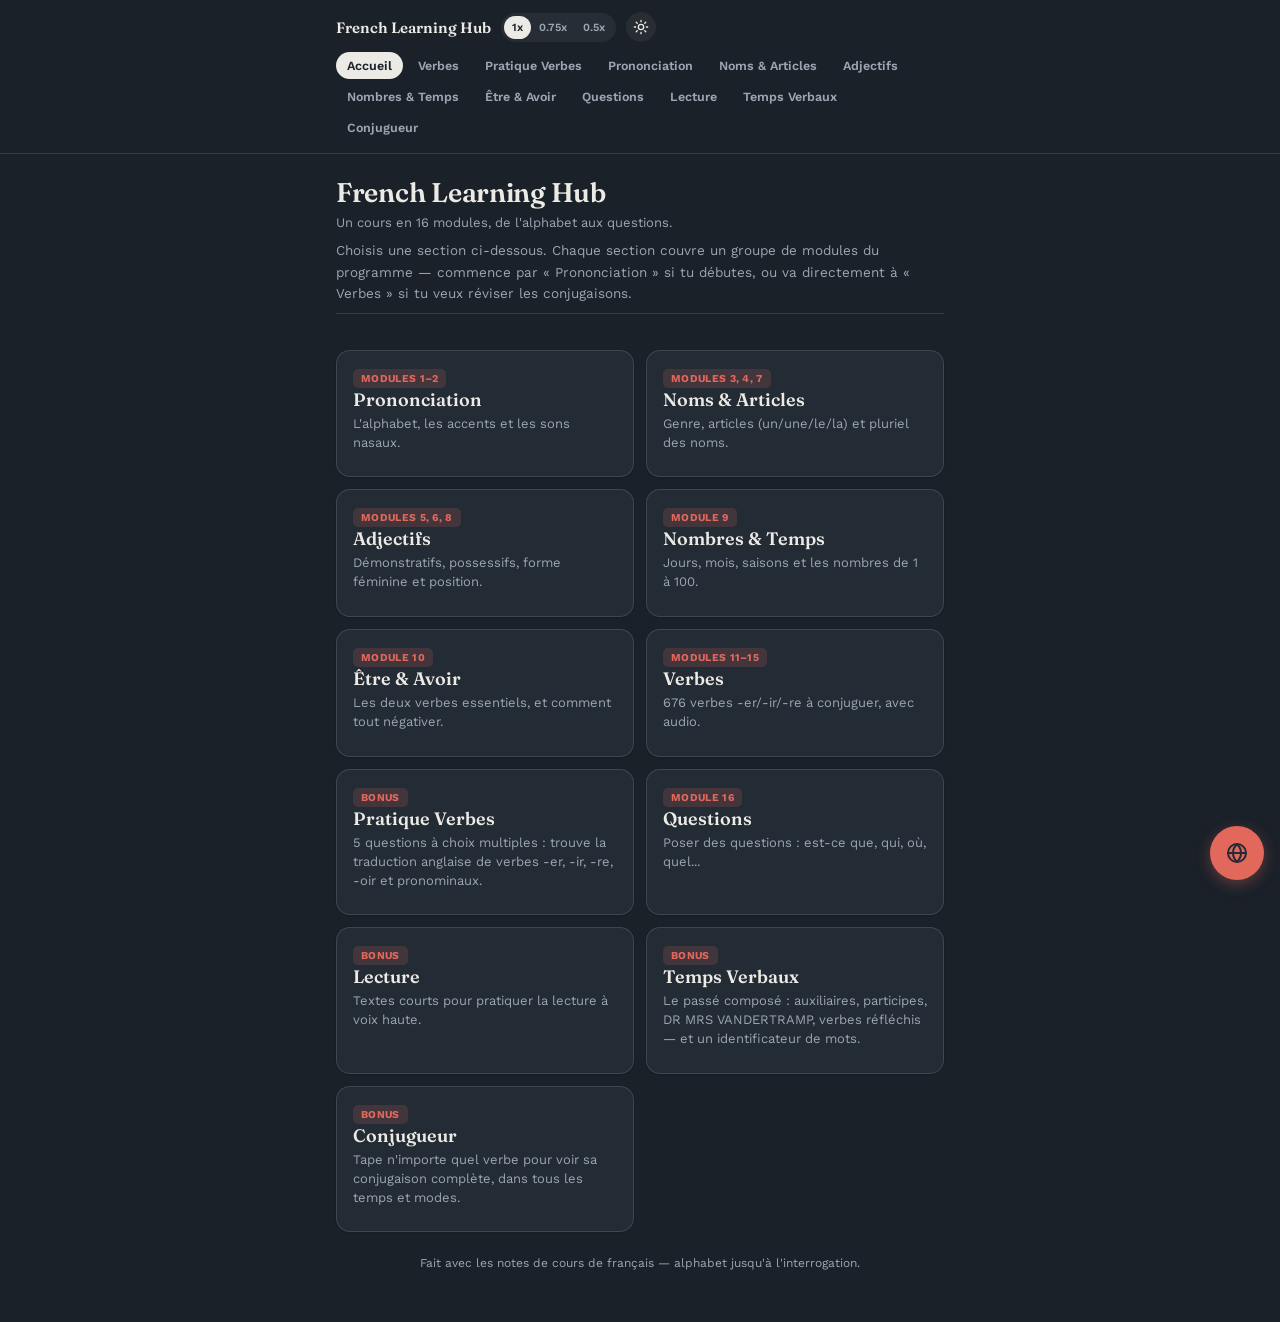
<file: index.html>
<!DOCTYPE html>
<html lang="fr">
<head>
<meta charset="UTF-8">
<script id="theme-init">(function(){try{if(localStorage.getItem("theme")==="light")document.documentElement.setAttribute("data-theme","light");}catch(e){}})();</script>
<meta name="viewport" content="width=device-width, initial-scale=1.0">
<title>French Learning Hub</title>
<link rel="stylesheet" href="css/styles.css">
<link rel="stylesheet" href="css/nav.css">
<link rel="stylesheet" href="css/translate.css">
</head>
<body>
<script>window.NAV_BASE = ''; window.NAV_ACTIVE = 'home';</script>
<div id="site-nav"></div>
<div class="wrap">
  <header class="hero">
    <div class="title-row">
      <h1>French Learning Hub</h1>
    </div>
    <div class="subtitle">Un cours en 16 modules, de l'alphabet aux questions.</div>
    <div class="intro">Choisis une section ci-dessous. Chaque section couvre un groupe de modules du programme — commence par « Prononciation » si tu débutes, ou va directement à « Verbes » si tu veux réviser les conjugaisons.</div>
  </header>
  <main>
    <div class="tab-grid">
      <a class="tab-card" href="prononciation/index.html">
        <span class="module-tag">Modules 1–2</span>
        <h2>Prononciation</h2>
        <p>L'alphabet, les accents et les sons nasaux.</p>
      </a>
      <a class="tab-card" href="noms-articles/index.html">
        <span class="module-tag">Modules 3, 4, 7</span>
        <h2>Noms &amp; Articles</h2>
        <p>Genre, articles (un/une/le/la) et pluriel des noms.</p>
      </a>
      <a class="tab-card" href="adjectifs/index.html">
        <span class="module-tag">Modules 5, 6, 8</span>
        <h2>Adjectifs</h2>
        <p>Démonstratifs, possessifs, forme féminine et position.</p>
      </a>
      <a class="tab-card" href="nombres-temps/index.html">
        <span class="module-tag">Module 9</span>
        <h2>Nombres &amp; Temps</h2>
        <p>Jours, mois, saisons et les nombres de 1 à 100.</p>
      </a>
      <a class="tab-card" href="etre-avoir/index.html">
        <span class="module-tag">Module 10</span>
        <h2>Être &amp; Avoir</h2>
        <p>Les deux verbes essentiels, et comment tout négativer.</p>
      </a>
      <a class="tab-card" href="verbes/index.html">
        <span class="module-tag">Modules 11–15</span>
        <h2>Verbes</h2>
        <p>676 verbes -er/-ir/-re à conjuguer, avec audio.</p>
      </a>
      <a class="tab-card" href="pratique-verbes/index.html">
        <span class="module-tag">Bonus</span>
        <h2>Pratique Verbes</h2>
        <p>5 questions à choix multiples : trouve la traduction anglaise de verbes -er, -ir, -re, -oir et pronominaux.</p>
      </a>
      <a class="tab-card" href="questions/index.html">
        <span class="module-tag">Module 16</span>
        <h2>Questions</h2>
        <p>Poser des questions : est-ce que, qui, où, quel...</p>
      </a>
      <a class="tab-card" href="lecture/index.html">
        <span class="module-tag">Bonus</span>
        <h2>Lecture</h2>
        <p>Textes courts pour pratiquer la lecture à voix haute.</p>
      </a>
      <a class="tab-card" href="temps-verbaux/index.html">
        <span class="module-tag">Bonus</span>
        <h2>Temps Verbaux</h2>
        <p>Le passé composé : auxiliaires, participes, DR MRS VANDERTRAMP, verbes réfléchis — et un identificateur de mots.</p>
      </a>
      <a class="tab-card" href="conjugueur/index.html">
        <span class="module-tag">Bonus</span>
        <h2>Conjugueur</h2>
        <p>Tape n'importe quel verbe pour voir sa conjugaison complète, dans tous les temps et modes.</p>
      </a>
    </div>
  </main>
  <div class="foot-note">Fait avec les notes de cours de français — alphabet jusqu'à l'interrogation.</div>
</div>
<script src="js/voice.js"></script>
<script src="js/clearable-input.js"></script>
<script src="js/nav.js"></script>
<script src="js/translate.js"></script>
</body>
</html>
</file>
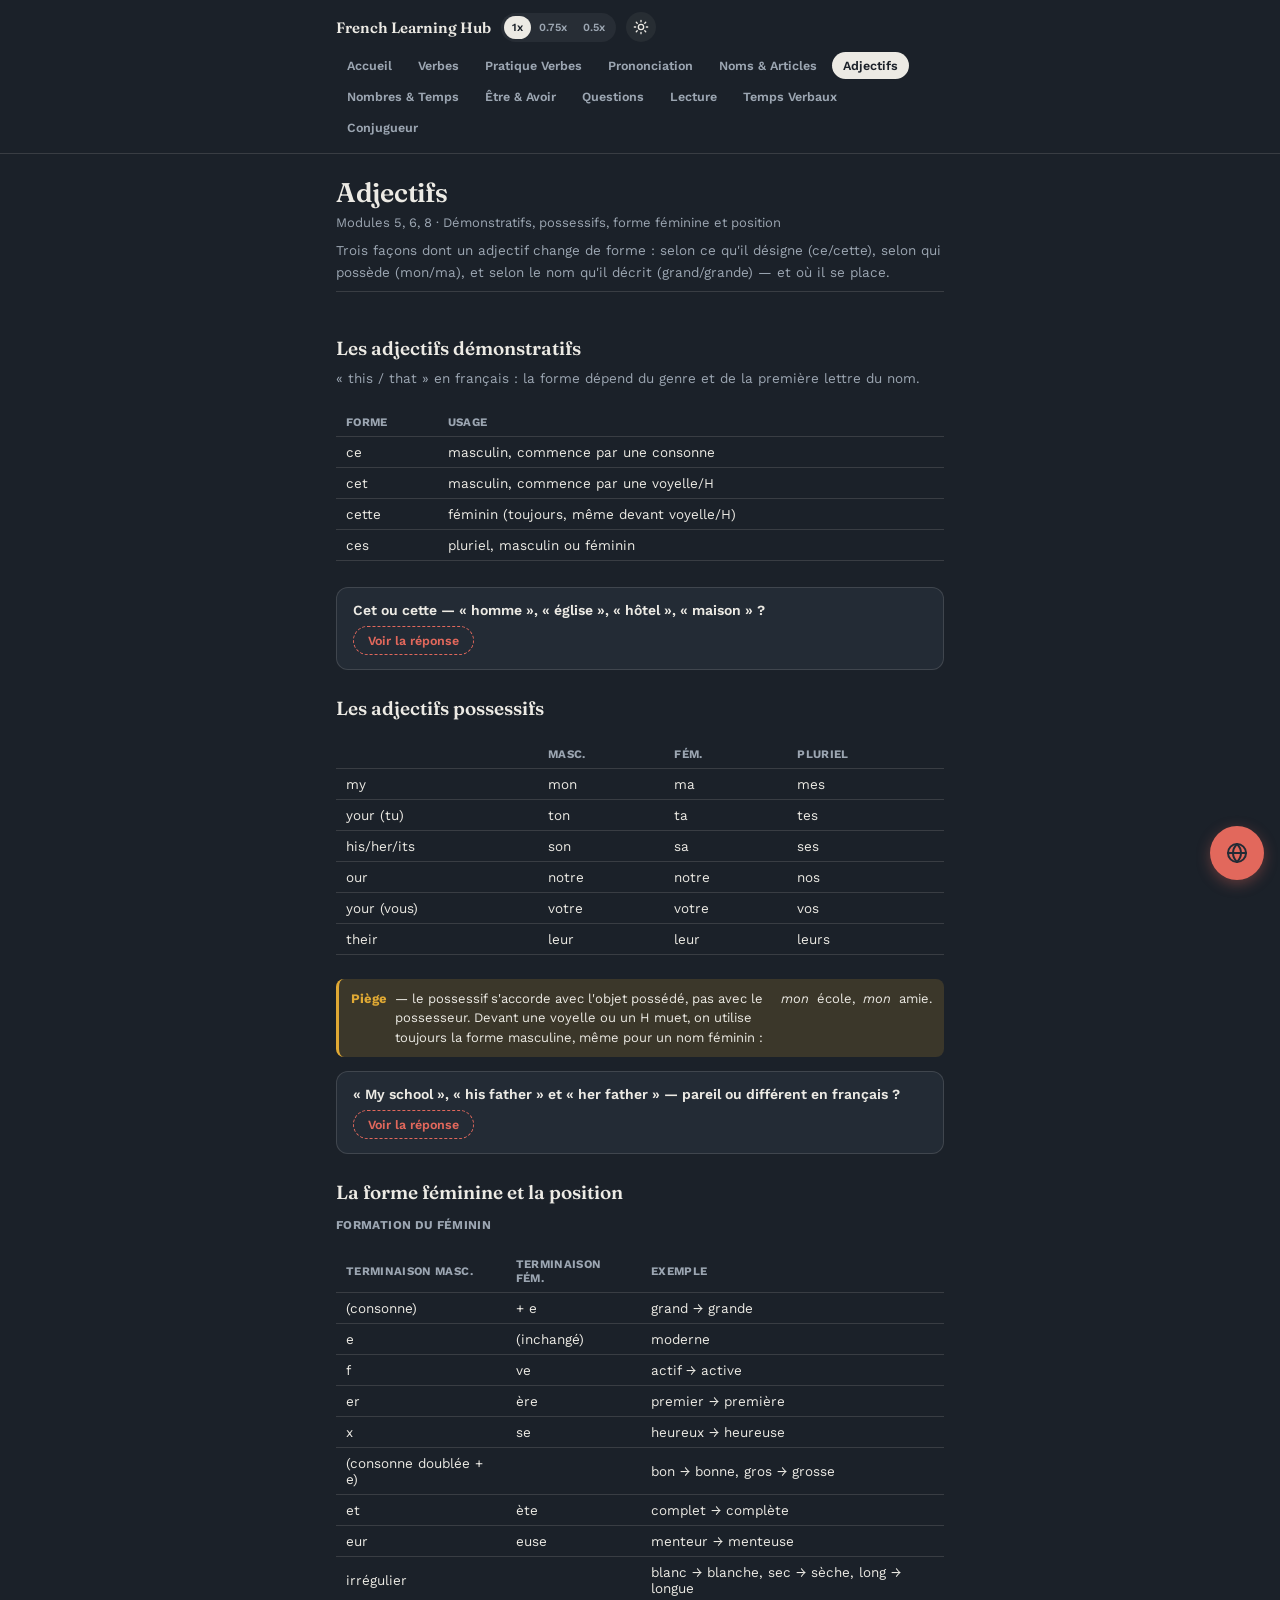
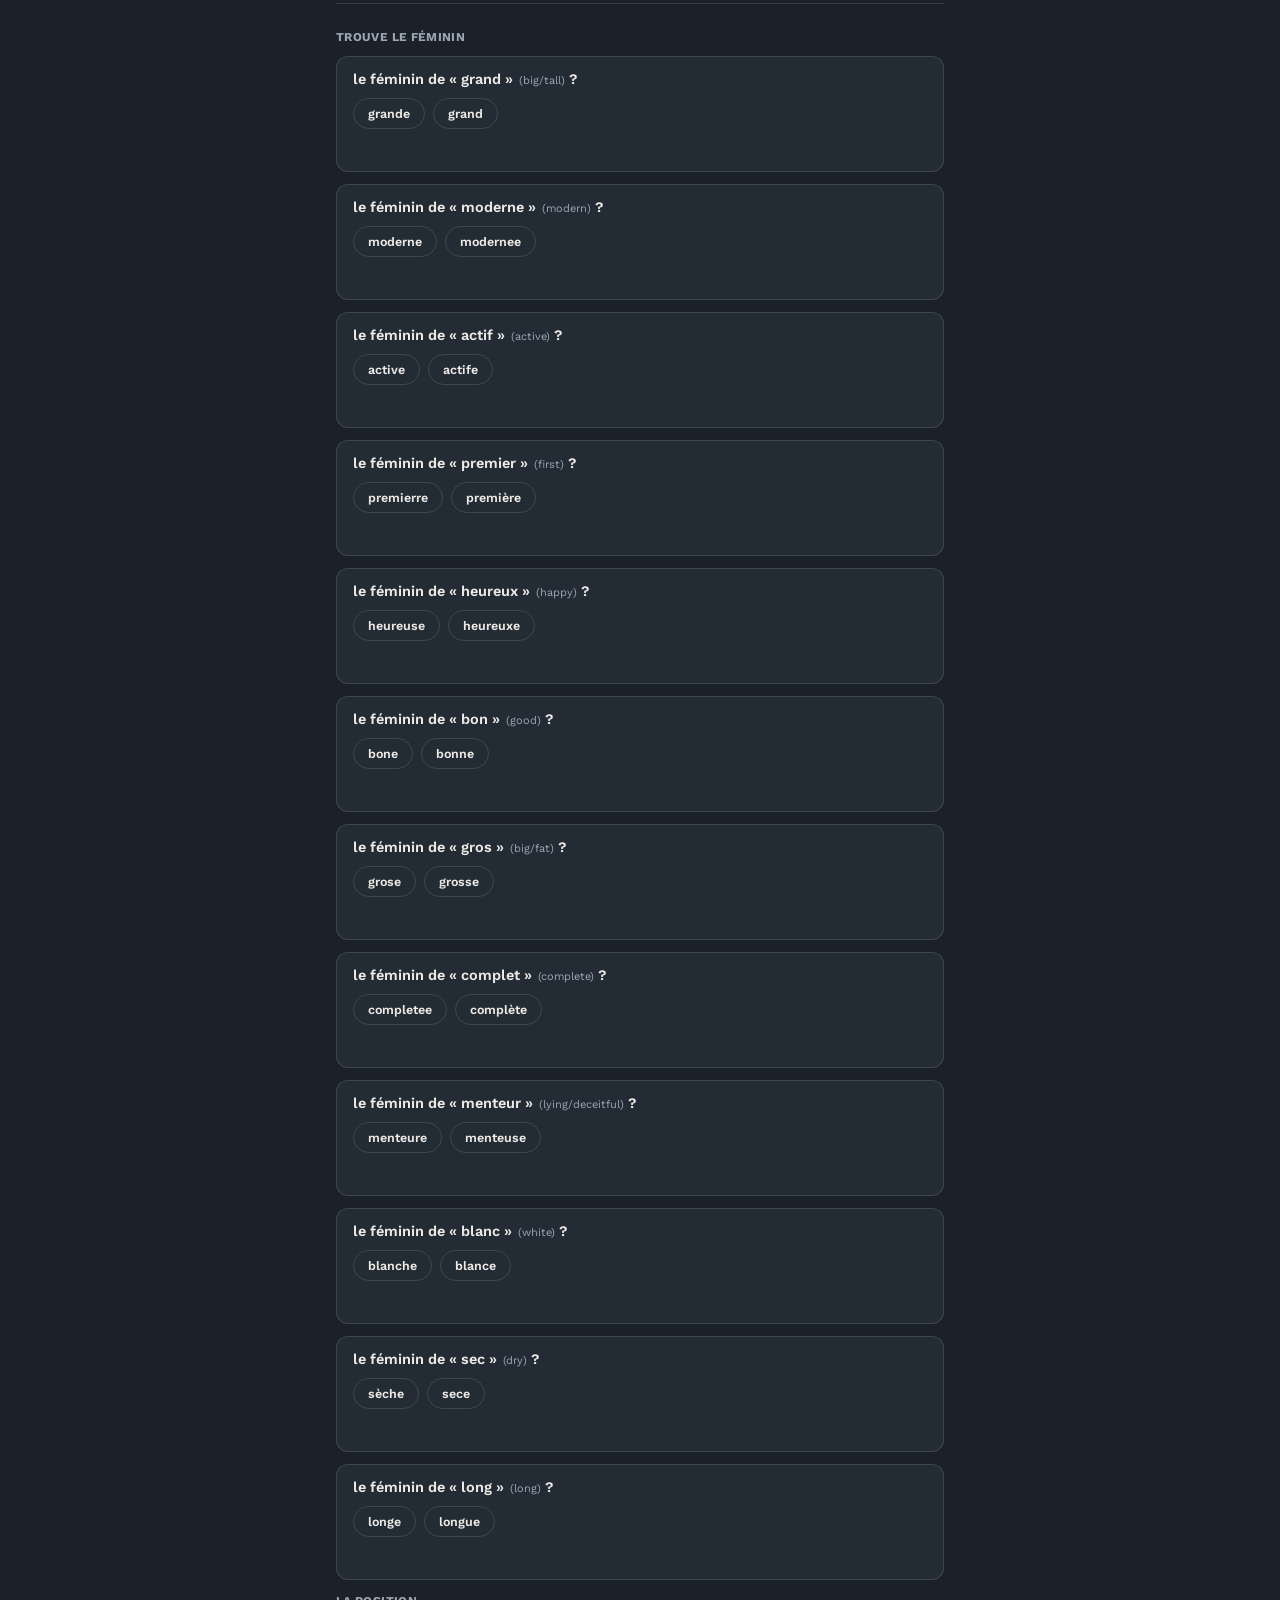
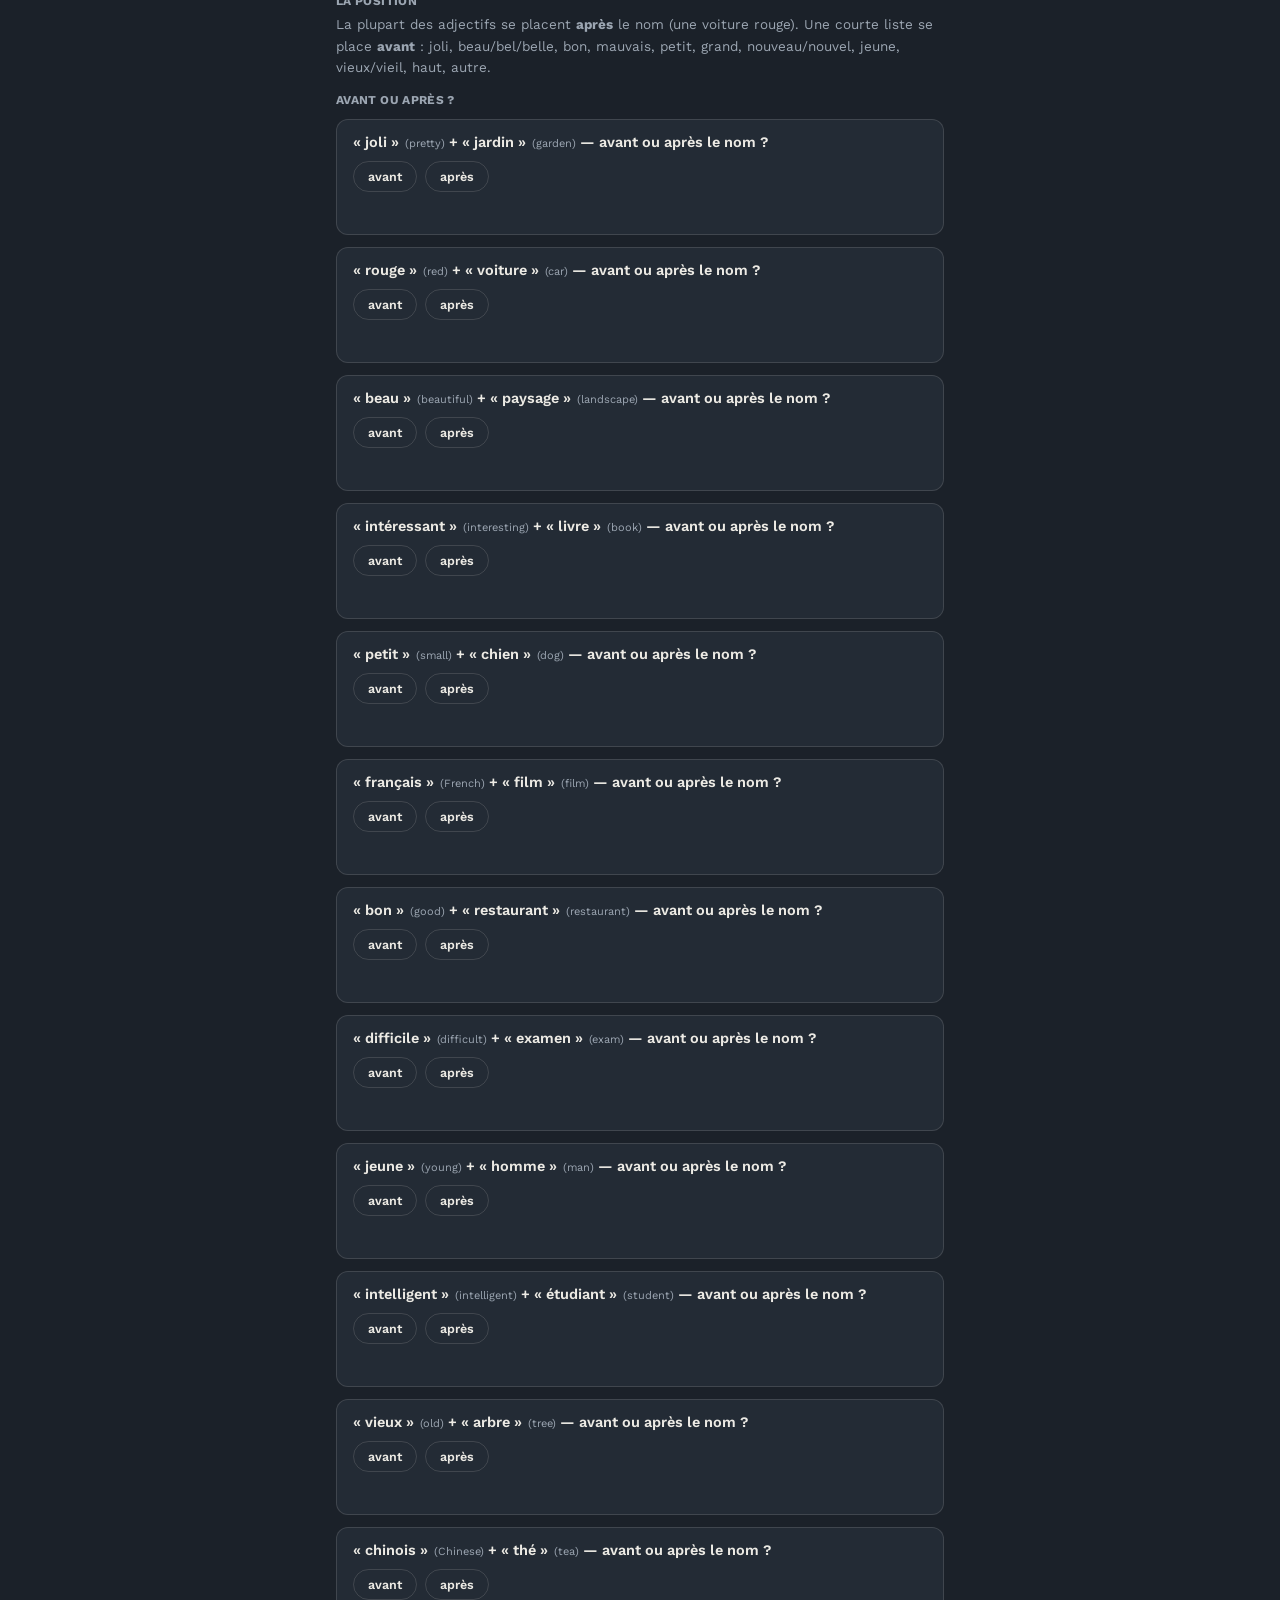
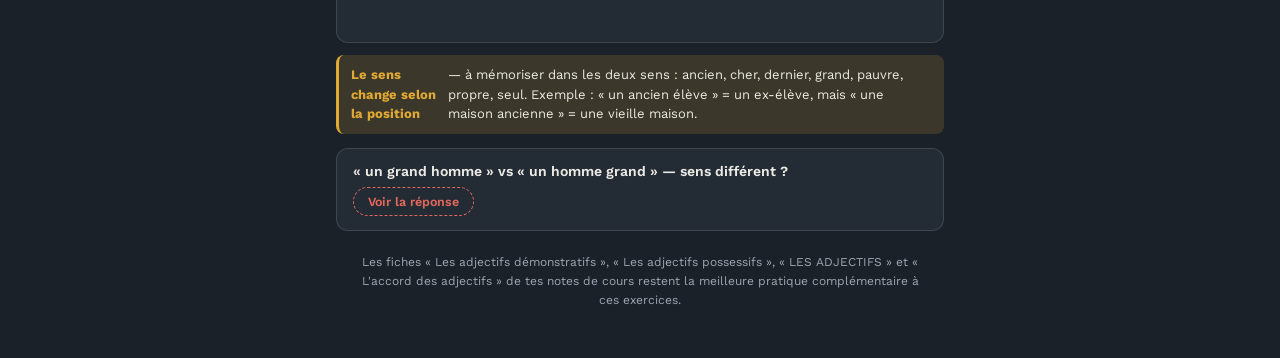
<file: adjectifs/index.html>
<!DOCTYPE html>
<html lang="fr">
<head>
<meta charset="UTF-8">
<script id="theme-init">(function(){try{if(localStorage.getItem("theme")==="light")document.documentElement.setAttribute("data-theme","light");}catch(e){}})();</script>
<meta name="viewport" content="width=device-width, initial-scale=1.0">
<title>Adjectifs — French Learning Hub</title>
<link rel="stylesheet" href="../css/styles.css">
<link rel="stylesheet" href="../css/nav.css">
<link rel="stylesheet" href="../css/translate.css">
</head>
<body>
<script>window.NAV_BASE = '../'; window.NAV_ACTIVE = 'adjectifs';</script>
<div id="site-nav"></div>
<div class="wrap">
  <header class="hero">
    <div class="title-row">
      <h1>Adjectifs</h1>
    </div>
    <div class="subtitle">Modules 5, 6, 8 · Démonstratifs, possessifs, forme féminine et position</div>
    <div class="intro">Trois façons dont un adjectif change de forme : selon ce qu'il désigne (ce/cette), selon qui possède (mon/ma), et selon le nom qu'il décrit (grand/grande) — et où il se place.</div>
  </header>
  <main>

    <section>
      <h2>Les adjectifs démonstratifs</h2>
      <p>« this / that » en français : la forme dépend du genre et de la première lettre du nom.</p>
      <div class="rule-table-wrap">
        <table class="rule-table">
          <thead><tr><th>Forme</th><th>Usage</th></tr></thead>
          <tbody>
            <tr><td>ce</td><td>masculin, commence par une consonne</td></tr>
            <tr><td>cet</td><td>masculin, commence par une voyelle/H</td></tr>
            <tr><td>cette</td><td>féminin (toujours, même devant voyelle/H)</td></tr>
            <tr><td>ces</td><td>pluriel, masculin ou féminin</td></tr>
          </tbody>
        </table>
      </div>
      <div class="self-check">
        <div class="q">Cet ou cette — « homme », « église », « hôtel », « maison » ?</div>
        <button class="reveal-btn">Voir la réponse</button>
        <div class="answer">cet homme · cette église · cet hôtel · cette maison</div>
      </div>
    </section>

    <section>
      <h2>Les adjectifs possessifs</h2>
      <div class="rule-table-wrap">
        <table class="rule-table">
          <thead><tr><th></th><th>masc.</th><th>fém.</th><th>pluriel</th></tr></thead>
          <tbody>
            <tr><td>my</td><td>mon</td><td>ma</td><td>mes</td></tr>
            <tr><td>your (tu)</td><td>ton</td><td>ta</td><td>tes</td></tr>
            <tr><td>his/her/its</td><td>son</td><td>sa</td><td>ses</td></tr>
            <tr><td>our</td><td>notre</td><td>notre</td><td>nos</td></tr>
            <tr><td>your (vous)</td><td>votre</td><td>votre</td><td>vos</td></tr>
            <tr><td>their</td><td>leur</td><td>leur</td><td>leurs</td></tr>
          </tbody>
        </table>
      </div>
      <div class="trap"><strong>Piège</strong> — le possessif s'accorde avec l'objet possédé, pas avec le possesseur. Devant une voyelle ou un H muet, on utilise toujours la forme masculine, même pour un nom féminin : <em>mon</em> école, <em>mon</em> amie.</div>
      <div class="self-check">
        <div class="q">« My school », « his father » et « her father » — pareil ou différent en français ?</div>
        <button class="reveal-btn">Voir la réponse</button>
        <div class="answer"><strong>mon</strong> école (forme masculine malgré « école » féminin, à cause de la voyelle). <strong>son père</strong> — identique pour « his father » et « her father » : l'accord se fait avec « père », pas avec le possesseur.</div>
      </div>
    </section>

    <section>
      <h2>La forme féminine et la position</h2>
      <h3>Formation du féminin</h3>
      <div class="rule-table-wrap">
        <table class="rule-table">
          <thead><tr><th>Terminaison masc.</th><th>Terminaison fém.</th><th>Exemple</th></tr></thead>
          <tbody>
            <tr><td>(consonne)</td><td>+ e</td><td>grand → grande</td></tr>
            <tr><td>e</td><td>(inchangé)</td><td>moderne</td></tr>
            <tr><td>f</td><td>ve</td><td>actif → active</td></tr>
            <tr><td>er</td><td>ère</td><td>premier → première</td></tr>
            <tr><td>x</td><td>se</td><td>heureux → heureuse</td></tr>
            <tr><td>(consonne doublée + e)</td><td></td><td>bon → bonne, gros → grosse</td></tr>
            <tr><td>et</td><td>ète</td><td>complet → complète</td></tr>
            <tr><td>eur</td><td>euse</td><td>menteur → menteuse</td></tr>
            <tr><td>irrégulier</td><td></td><td>blanc → blanche, sec → sèche, long → longue</td></tr>
          </tbody>
        </table>
      </div>

      <h3>Trouve le féminin</h3>
      <div id="feminine-drills"></div>

      <h3>La position</h3>
      <p>La plupart des adjectifs se placent <strong>après</strong> le nom (une voiture rouge). Une courte liste se place <strong>avant</strong> : joli, beau/bel/belle, bon, mauvais, petit, grand, nouveau/nouvel, jeune, vieux/vieil, haut, autre.</p>

      <h3>Avant ou après ?</h3>
      <div id="position-drills"></div>

      <div class="trap"><strong>Le sens change selon la position</strong> — à mémoriser dans les deux sens : ancien, cher, dernier, grand, pauvre, propre, seul. Exemple : « un ancien élève » = un ex-élève, mais « une maison ancienne » = une vieille maison.</div>
      <div class="self-check">
        <div class="q">« un grand homme » vs « un homme grand » — sens différent ?</div>
        <button class="reveal-btn">Voir la réponse</button>
        <div class="answer">Oui : « un grand homme » = un homme important (great man), « un homme grand » = un homme de grande taille (tall man).</div>
      </div>
    </section>

  </main>
  <div class="foot-note">Les fiches « Les adjectifs démonstratifs », « Les adjectifs possessifs », « LES ADJECTIFS » et « L'accord des adjectifs » de tes notes de cours restent la meilleure pratique complémentaire à ces exercices.</div>
</div>
<script src="../js/voice.js"></script>
<script src="../js/clearable-input.js"></script>
<script src="../js/nav.js"></script>
<script src="../js/translate.js"></script>
<script src="../js/interactive.js"></script>
<script src="js/app.js"></script>
</body>
</html>
</file>
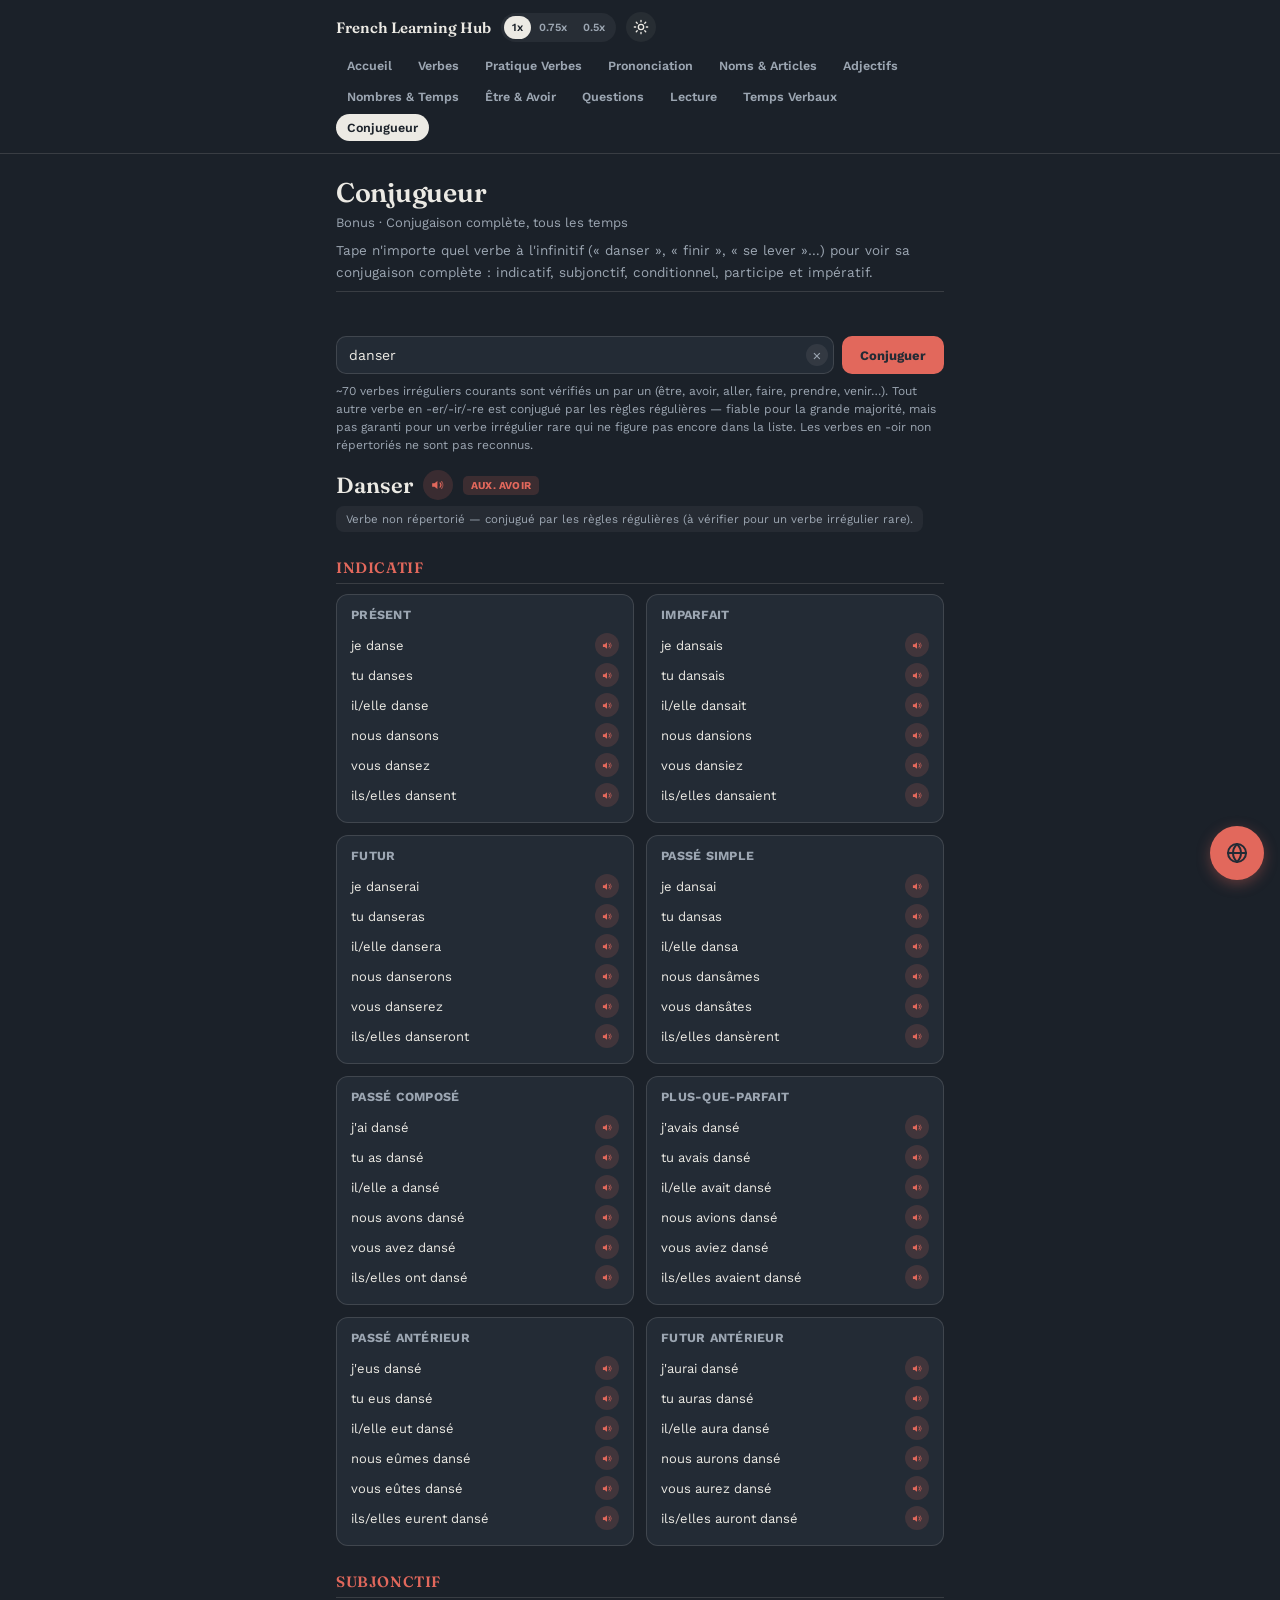
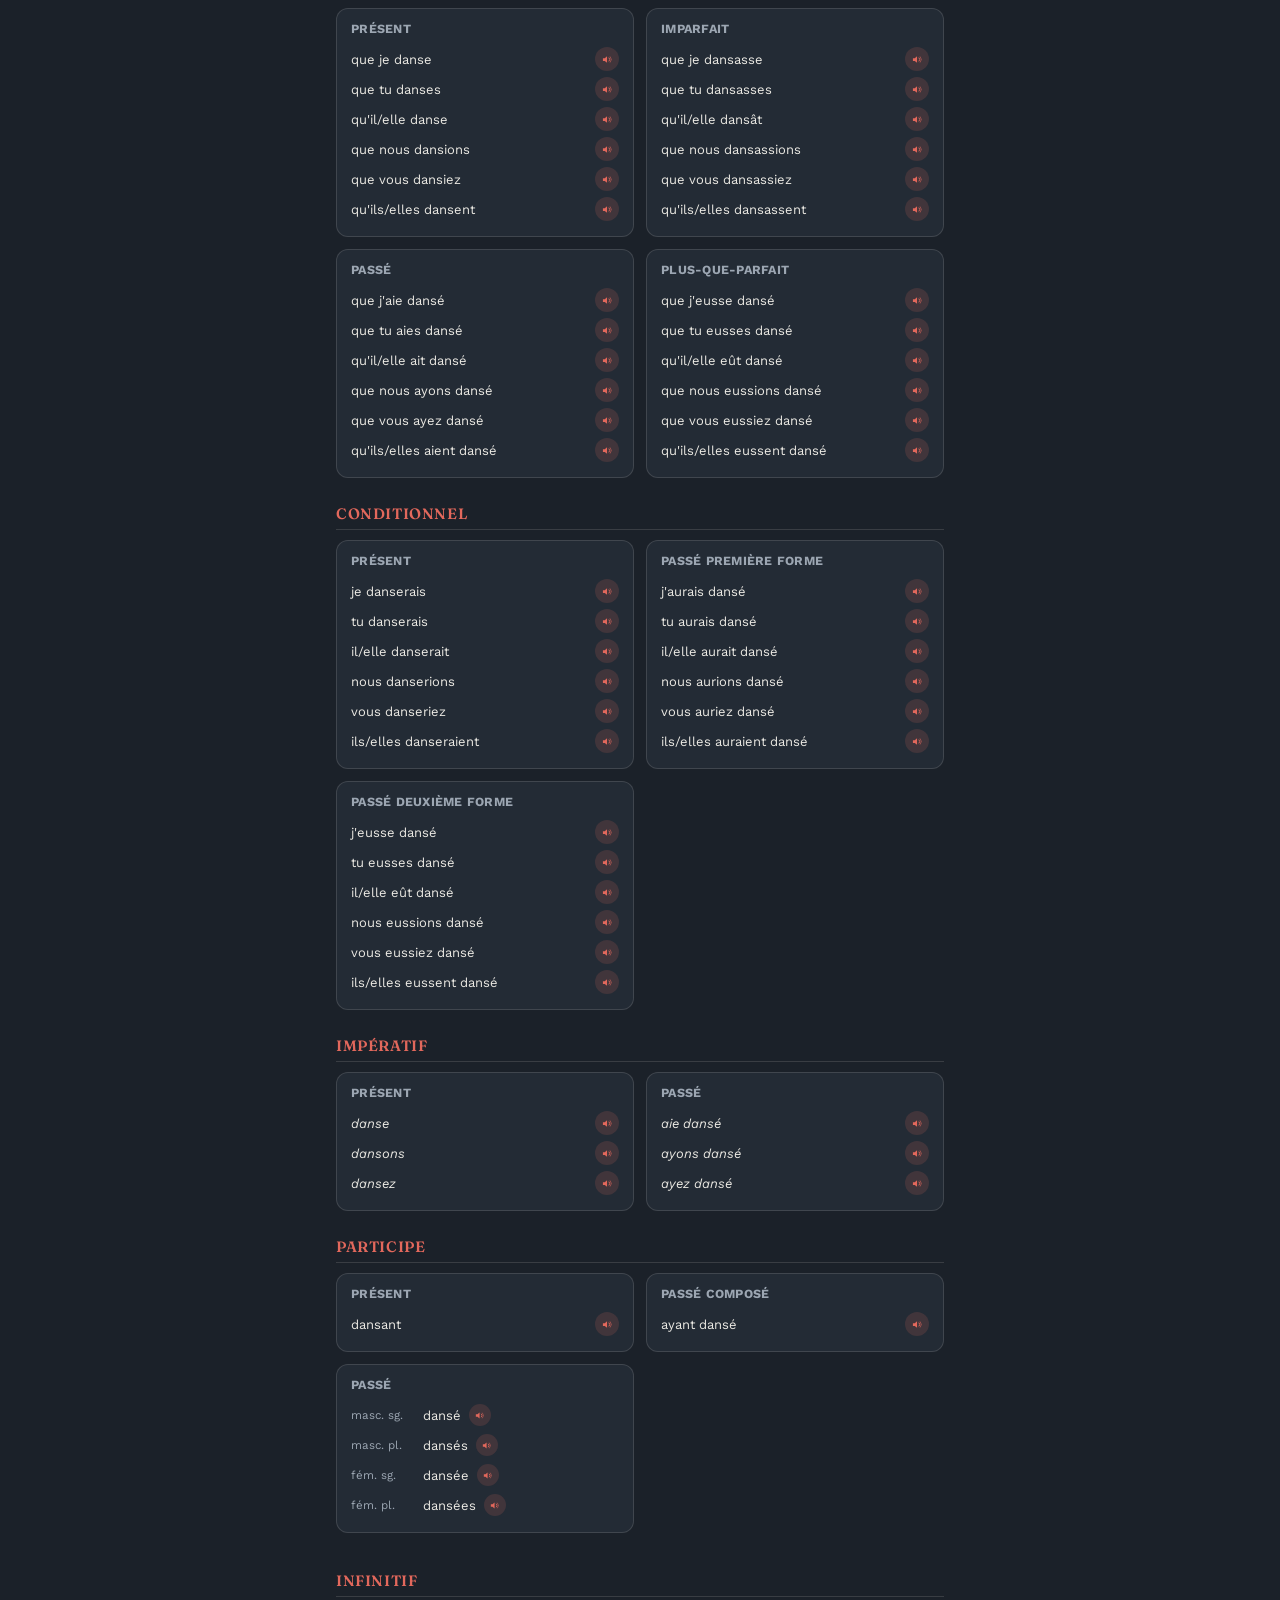
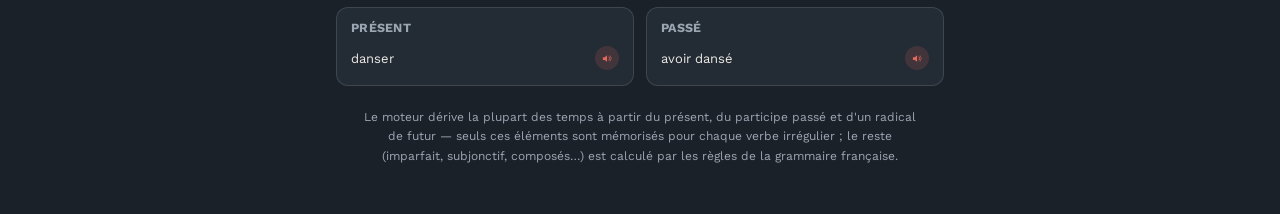
<file: conjugueur/index.html>
<!DOCTYPE html>
<html lang="fr">
<head>
<meta charset="UTF-8">
<script id="theme-init">(function(){try{if(localStorage.getItem("theme")==="light")document.documentElement.setAttribute("data-theme","light");}catch(e){}})();</script>
<meta name="viewport" content="width=device-width, initial-scale=1.0">
<title>Conjugueur — French Learning Hub</title>
<link rel="stylesheet" href="../css/styles.css">
<link rel="stylesheet" href="../css/nav.css">
<link rel="stylesheet" href="../css/translate.css">
</head>
<body>
<script>window.NAV_BASE = '../'; window.NAV_ACTIVE = 'conjugueur';</script>
<div id="site-nav"></div>
<div class="wrap">
  <header class="hero">
    <div class="title-row">
      <h1>Conjugueur</h1>
    </div>
    <div class="subtitle">Bonus · Conjugaison complète, tous les temps</div>
    <div class="intro">Tape n'importe quel verbe à l'infinitif (« danser », « finir », « se lever »…) pour voir sa conjugaison complète : indicatif, subjonctif, conditionnel, participe et impératif.</div>
    <div class="voice-warning" id="voiceWarning">La lecture vocale n'est pas prise en charge par ce navigateur.</div>
  </header>
  <main>

    <section>
      <form id="conj-form" class="identify-row">
        <input type="text" id="conj-input" class="identify-input" placeholder="ex. danser" autocomplete="off" value="danser">
        <button type="submit" class="identify-btn">Conjuguer</button>
      </form>
      <div class="identify-hint">~70 verbes irréguliers courants sont vérifiés un par un (être, avoir, aller, faire, prendre, venir…). Tout autre verbe en -er/-ir/-re est conjugué par les règles régulières — fiable pour la grande majorité, mais pas garanti pour un verbe irrégulier rare qui ne figure pas encore dans la liste. Les verbes en -oir non répertoriés ne sont pas reconnus.</div>
      <div id="conj-result"></div>
    </section>

  </main>
  <div class="foot-note">Le moteur dérive la plupart des temps à partir du présent, du participe passé et d'un radical de futur — seuls ces éléments sont mémorisés pour chaque verbe irrégulier ; le reste (imparfait, subjonctif, composés…) est calculé par les règles de la grammaire française.</div>
</div>
<script src="../js/voice.js"></script>
<script src="../js/clearable-input.js"></script>
<script src="../js/nav.js"></script>
<script src="../js/translate.js"></script>
<script src="../js/interactive.js"></script>
<script src="js/data/verbs.js"></script>
<script src="js/engine.js"></script>
<script src="js/app.js"></script>
</body>
</html>
</file>
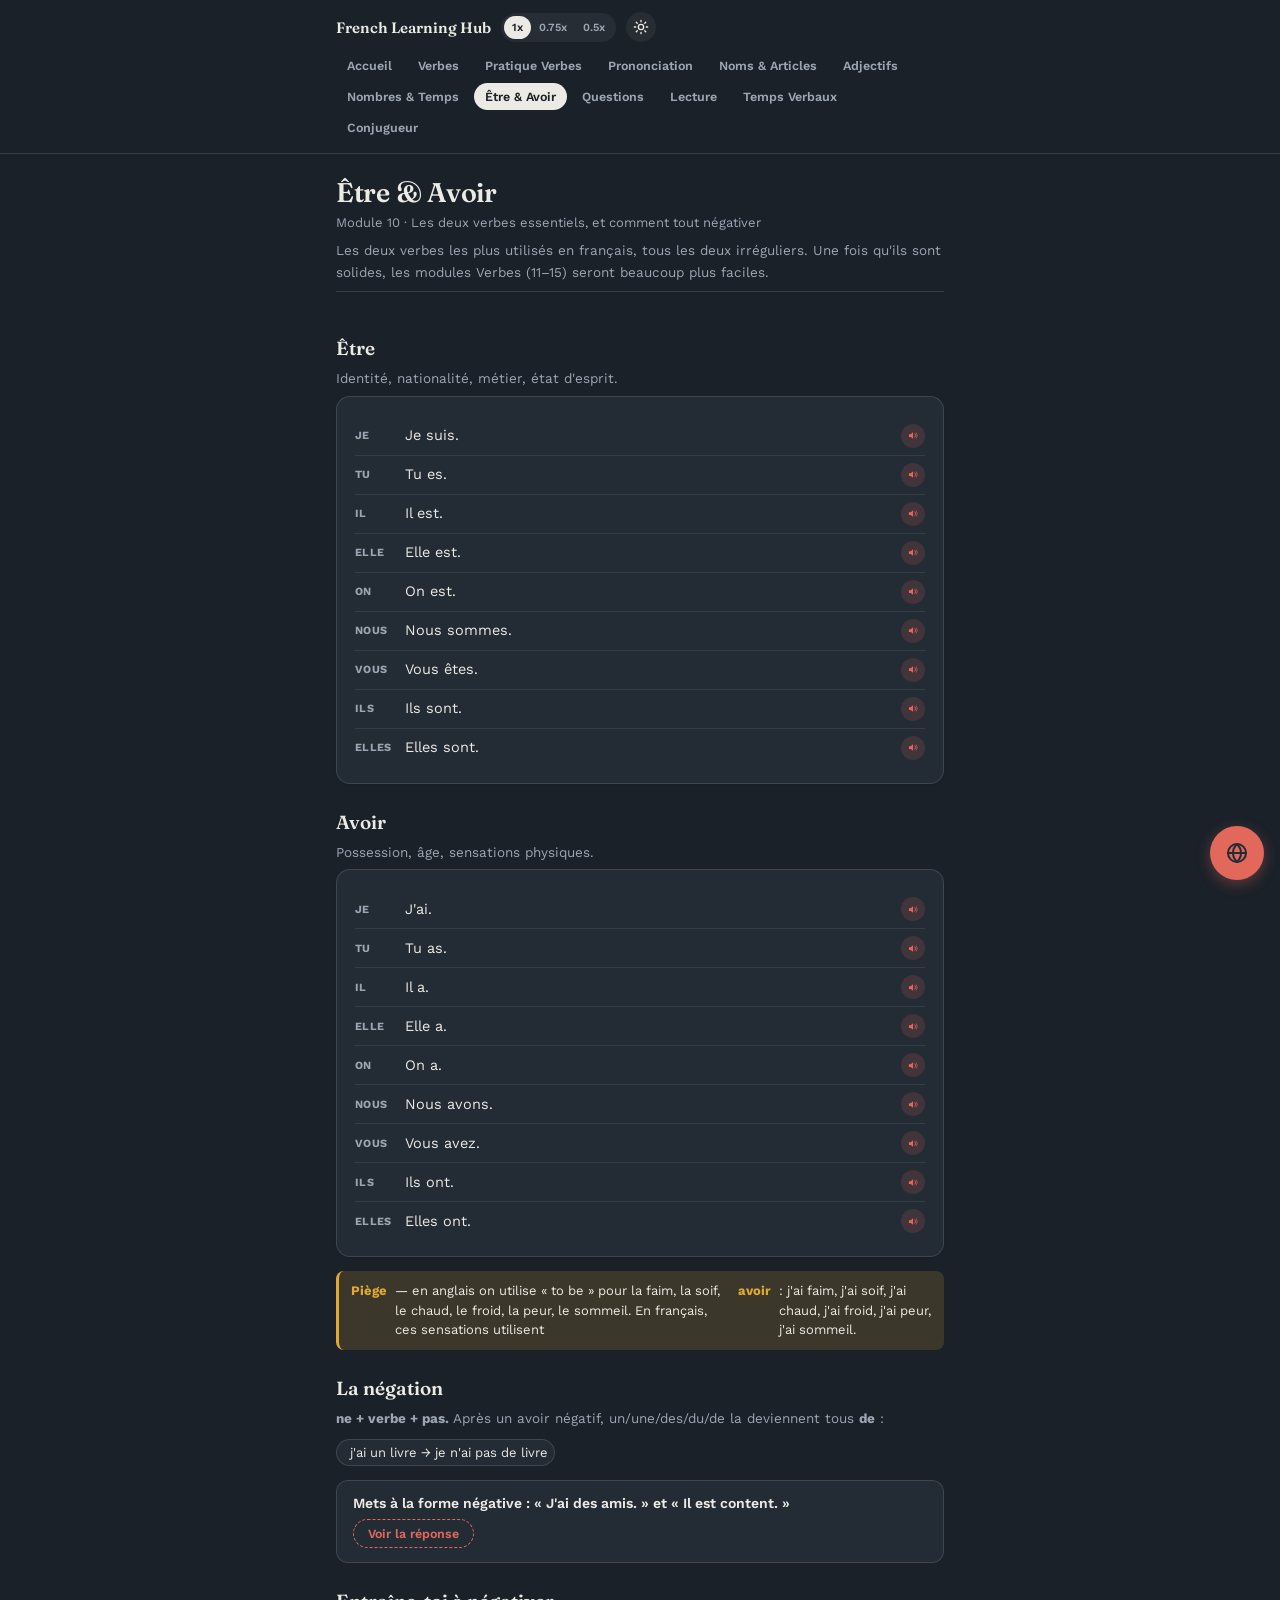
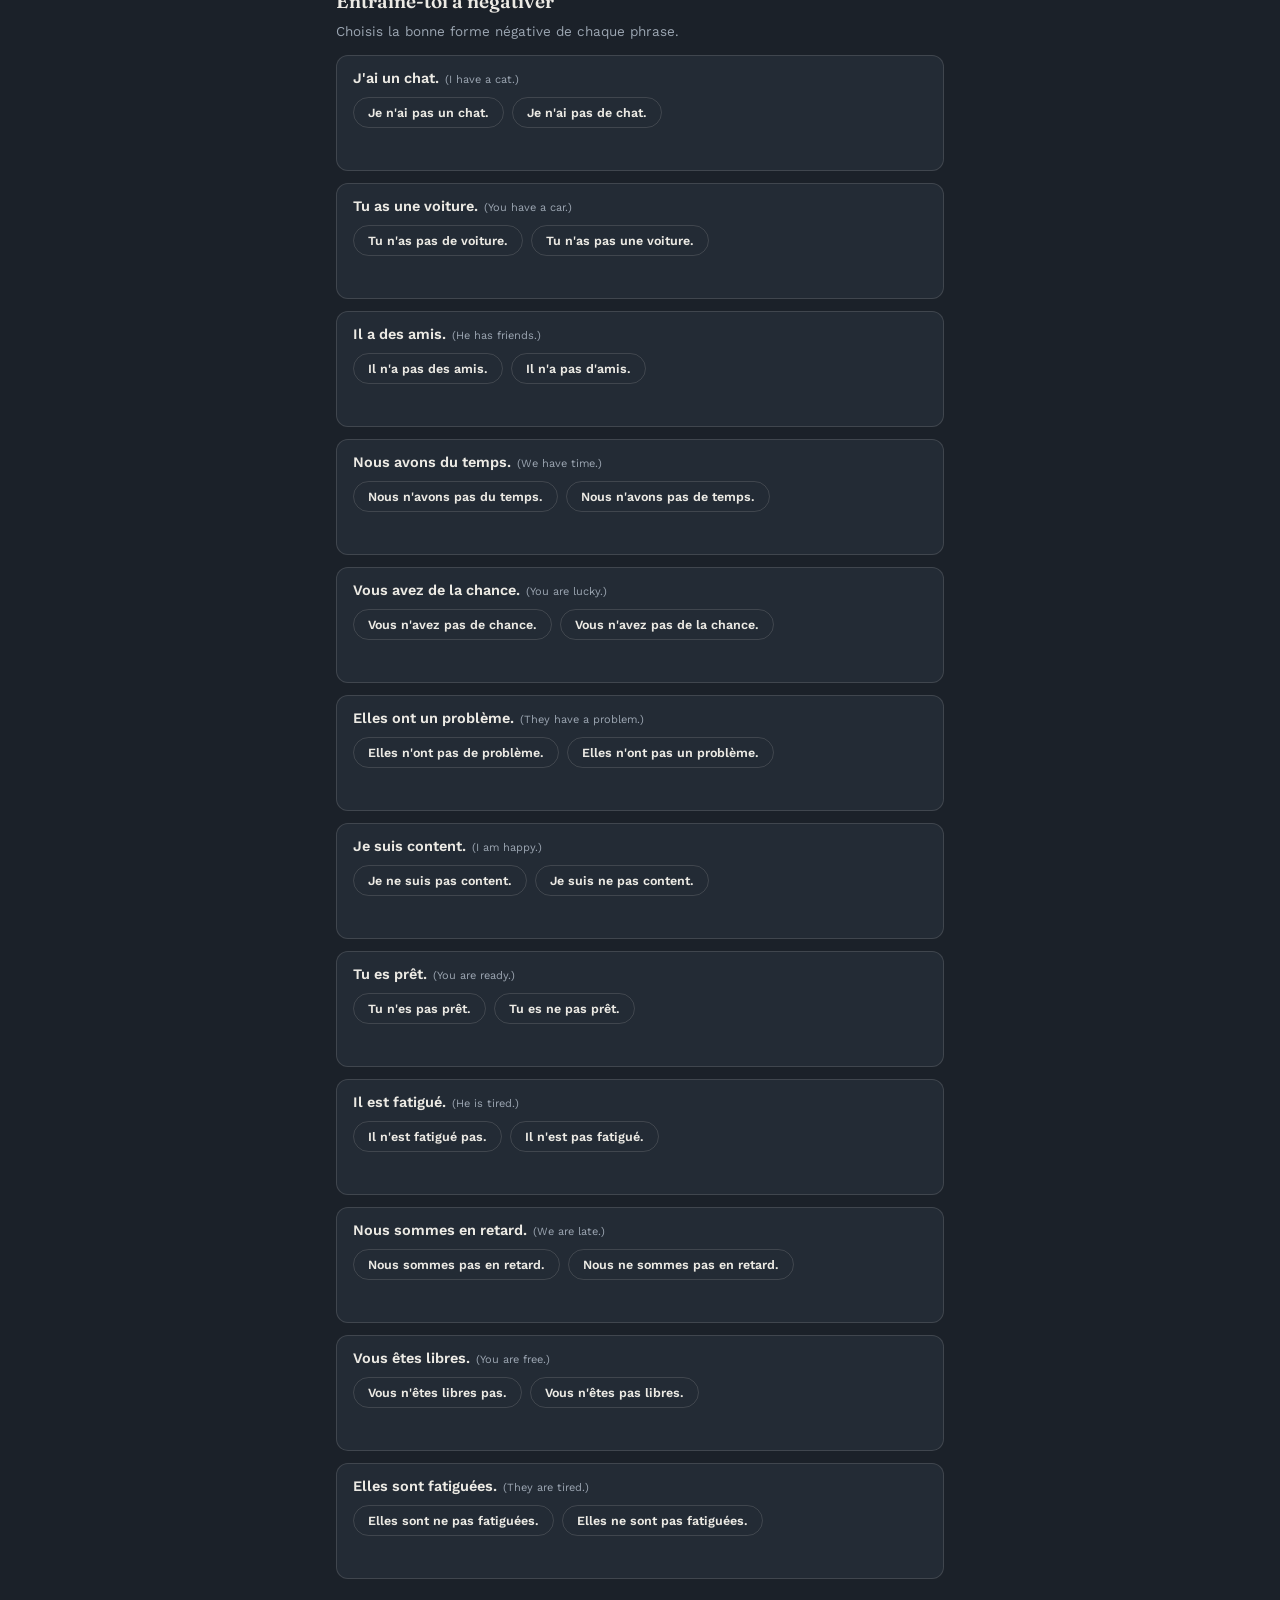
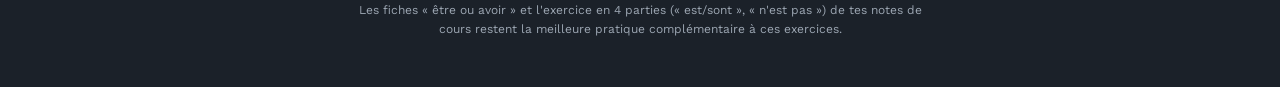
<file: etre-avoir/index.html>
<!DOCTYPE html>
<html lang="fr">
<head>
<meta charset="UTF-8">
<script id="theme-init">(function(){try{if(localStorage.getItem("theme")==="light")document.documentElement.setAttribute("data-theme","light");}catch(e){}})();</script>
<meta name="viewport" content="width=device-width, initial-scale=1.0">
<title>Être &amp; Avoir — French Learning Hub</title>
<link rel="stylesheet" href="../css/styles.css">
<link rel="stylesheet" href="../css/nav.css">
<link rel="stylesheet" href="../css/translate.css">
</head>
<body>
<script>window.NAV_BASE = '../'; window.NAV_ACTIVE = 'etre-avoir';</script>
<div id="site-nav"></div>
<div class="wrap">
  <header class="hero">
    <div class="title-row">
      <h1>Être &amp; Avoir</h1>
    </div>
    <div class="subtitle">Module 10 · Les deux verbes essentiels, et comment tout négativer</div>
    <div class="intro">Les deux verbes les plus utilisés en français, tous les deux irréguliers. Une fois qu'ils sont solides, les modules Verbes (11–15) seront beaucoup plus faciles.</div>
    <div class="voice-warning" id="voiceWarning">La lecture vocale n'est pas prise en charge par ce navigateur.</div>
  </header>
  <main>

    <section>
      <h2>Être</h2>
      <p>Identité, nationalité, métier, état d'esprit.</p>
      <div class="card">
        <div class="conj-block" id="etre-conj"></div>
      </div>
    </section>

    <section>
      <h2>Avoir</h2>
      <p>Possession, âge, sensations physiques.</p>
      <div class="card">
        <div class="conj-block" id="avoir-conj"></div>
      </div>
      <div class="trap">
        <strong>Piège</strong> — en anglais on utilise « to be » pour la faim, la soif, le chaud, le froid, la peur, le sommeil. En français, ces sensations utilisent <strong>avoir</strong> : j'ai faim, j'ai soif, j'ai chaud, j'ai froid, j'ai peur, j'ai sommeil.
      </div>
    </section>

    <section>
      <h2>La négation</h2>
      <p><strong>ne + verbe + pas.</strong> Après un avoir négatif, un/une/des/du/de la deviennent tous <strong>de</strong> :</p>
      <div class="word-list">
        <span class="word-chip"><span>j'ai un livre → je n'ai pas de livre</span></span>
      </div>
      <div class="self-check">
        <div class="q">Mets à la forme négative : « J'ai des amis. » et « Il est content. »</div>
        <button class="reveal-btn">Voir la réponse</button>
        <div class="answer">Je n'ai pas d'amis. · Il n'est pas content.</div>
      </div>
    </section>

    <section>
      <h2>Entraîne-toi à négativer</h2>
      <p>Choisis la bonne forme négative de chaque phrase.</p>
      <div id="negation-drills"></div>
    </section>

  </main>
  <div class="foot-note">Les fiches « être ou avoir » et l'exercice en 4 parties (« est/sont », « n'est pas ») de tes notes de cours restent la meilleure pratique complémentaire à ces exercices.</div>
</div>
<script src="../js/voice.js"></script>
<script src="../js/clearable-input.js"></script>
<script src="../js/nav.js"></script>
<script src="../js/translate.js"></script>
<script src="../js/interactive.js"></script>
<script src="js/app.js"></script>
</body>
</html>
</file>
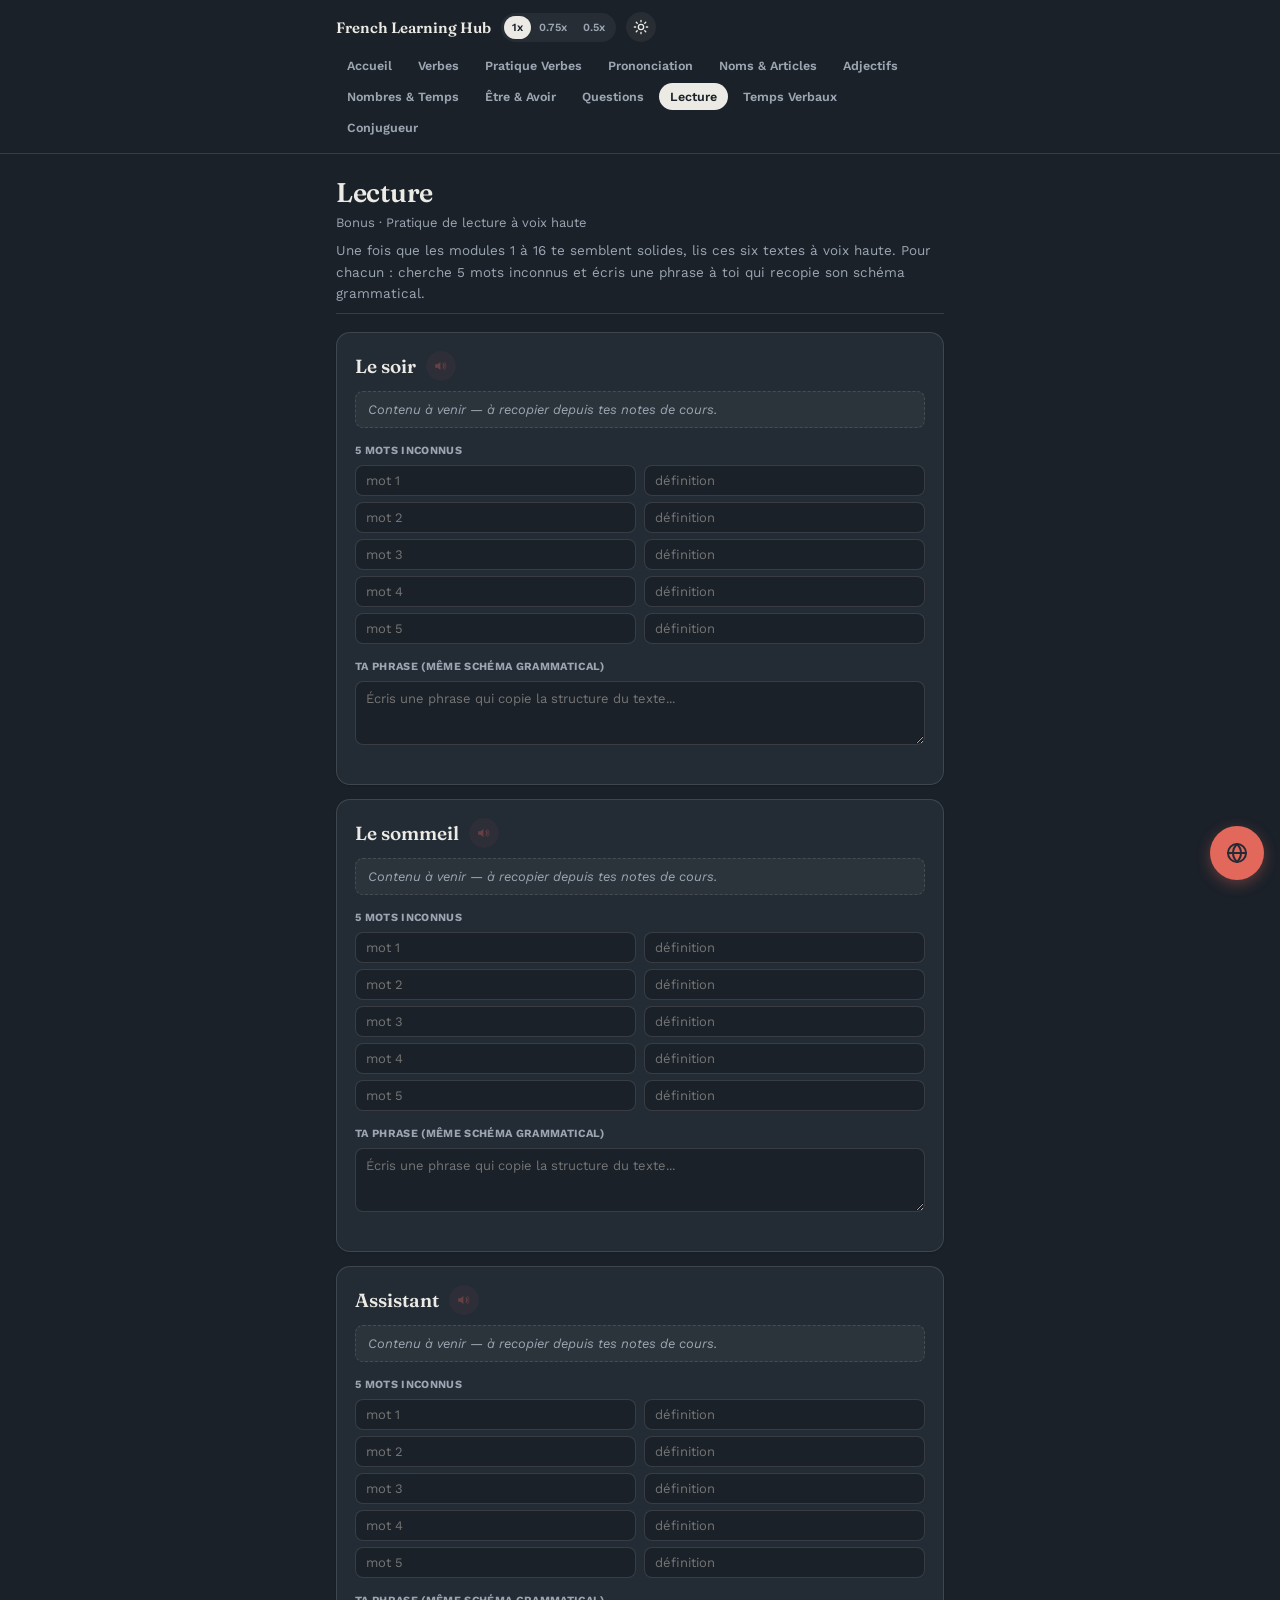
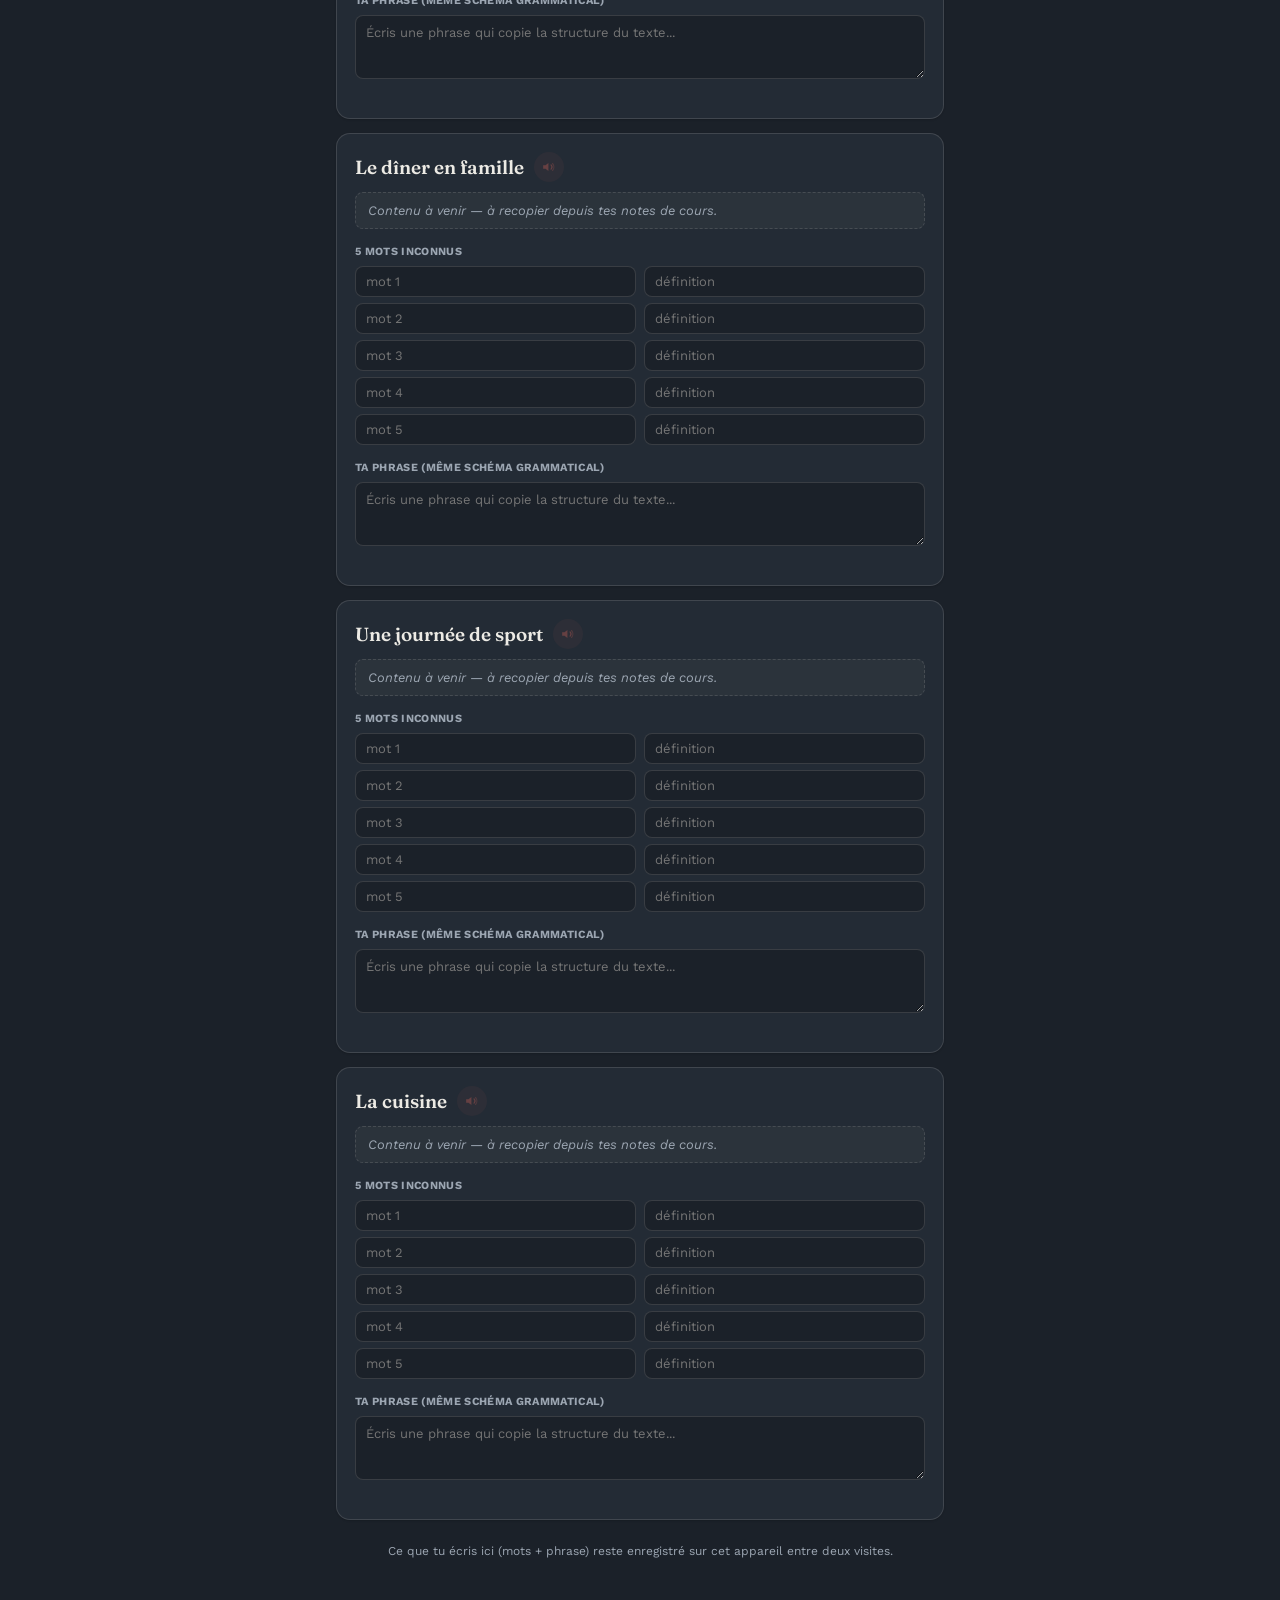
<file: lecture/index.html>
<!DOCTYPE html>
<html lang="fr">
<head>
<meta charset="UTF-8">
<script id="theme-init">(function(){try{if(localStorage.getItem("theme")==="light")document.documentElement.setAttribute("data-theme","light");}catch(e){}})();</script>
<meta name="viewport" content="width=device-width, initial-scale=1.0">
<title>Lecture — French Learning Hub</title>
<link rel="stylesheet" href="../css/styles.css">
<link rel="stylesheet" href="../css/nav.css">
<link rel="stylesheet" href="../css/translate.css">
</head>
<body>
<script>window.NAV_BASE = '../'; window.NAV_ACTIVE = 'lecture';</script>
<div id="site-nav"></div>
<div class="wrap">
  <header class="hero">
    <div class="title-row">
      <h1>Lecture</h1>
    </div>
    <div class="subtitle">Bonus · Pratique de lecture à voix haute</div>
    <div class="intro">Une fois que les modules 1 à 16 te semblent solides, lis ces six textes à voix haute. Pour chacun : cherche 5 mots inconnus et écris une phrase à toi qui recopie son schéma grammatical.</div>
    <div class="voice-warning" id="voiceWarning">La lecture vocale n'est pas prise en charge par ce navigateur.</div>
  </header>
  <main>
    <div id="passages"></div>
  </main>
  <div class="foot-note">Ce que tu écris ici (mots + phrase) reste enregistré sur cet appareil entre deux visites.</div>
</div>
<script src="../js/voice.js"></script>
<script src="../js/clearable-input.js"></script>
<script src="../js/nav.js"></script>
<script src="../js/translate.js"></script>
<script src="js/app.js"></script>
</body>
</html>
</file>
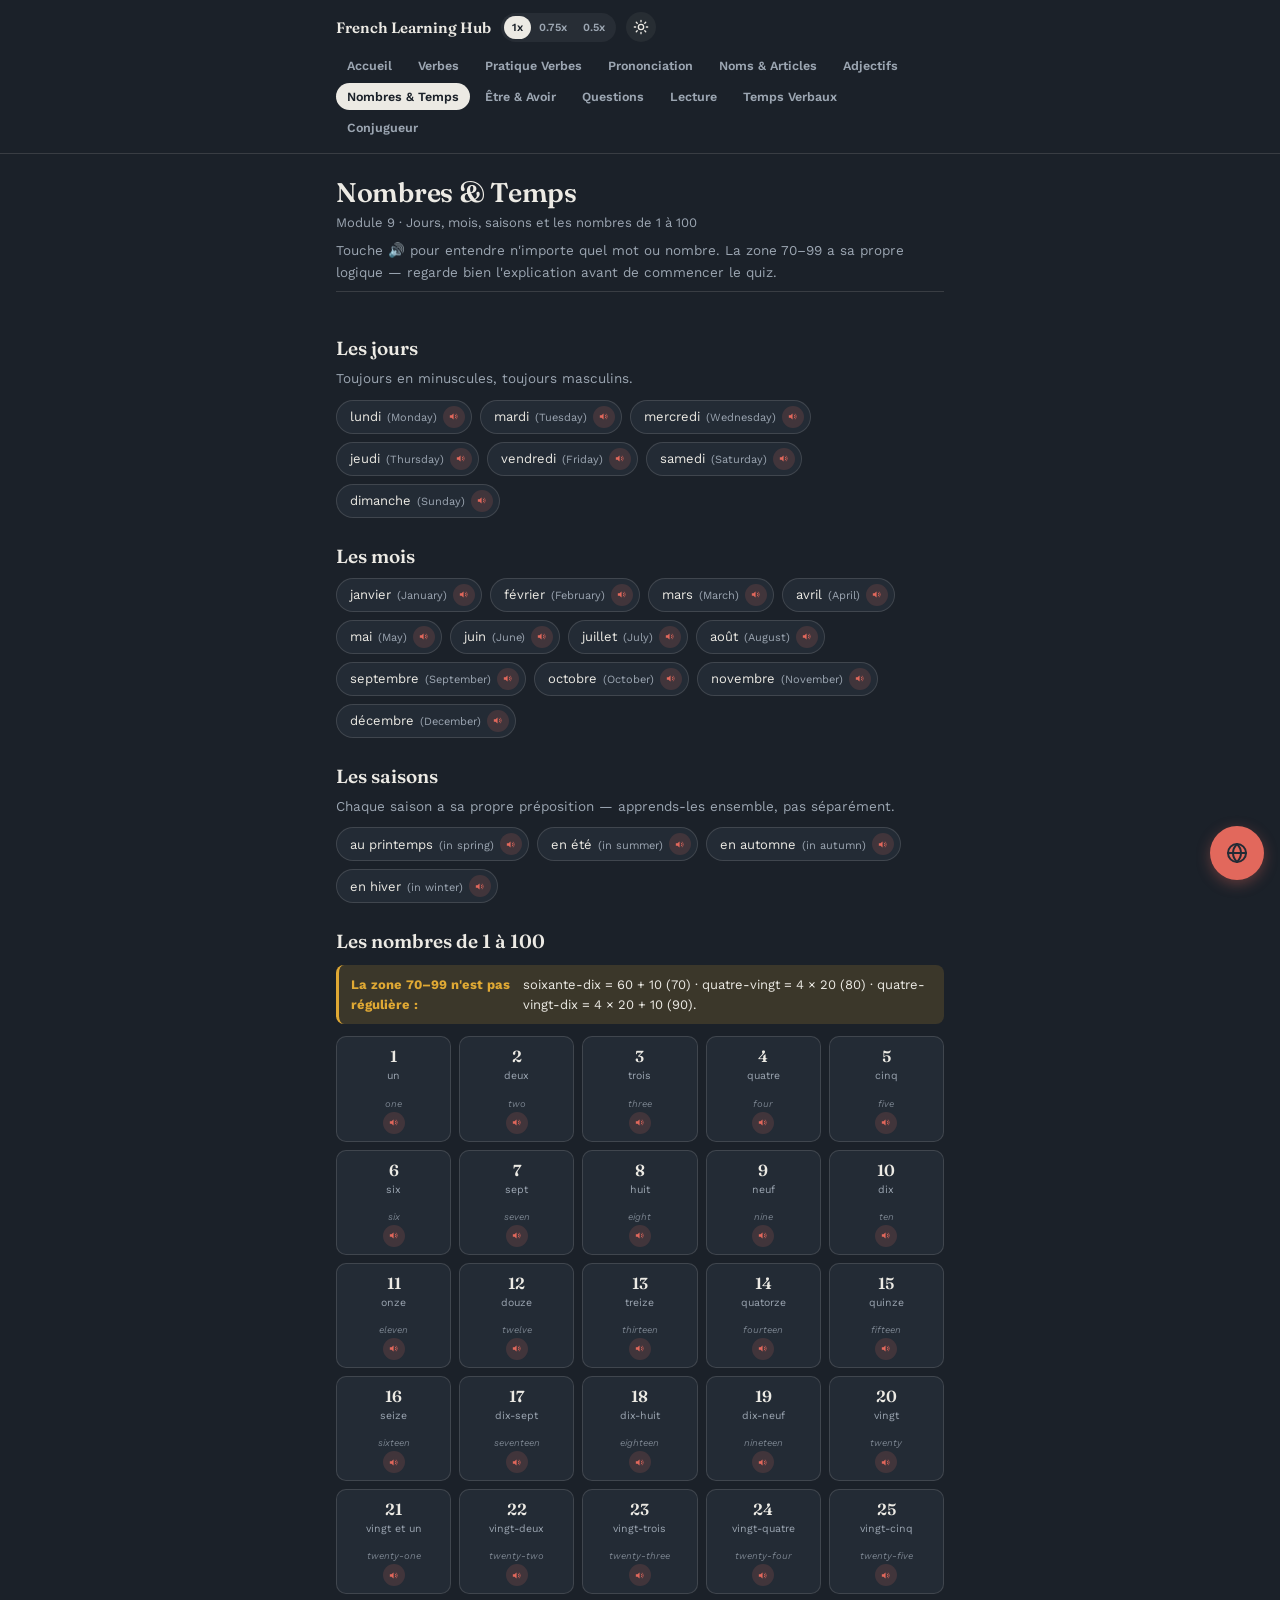
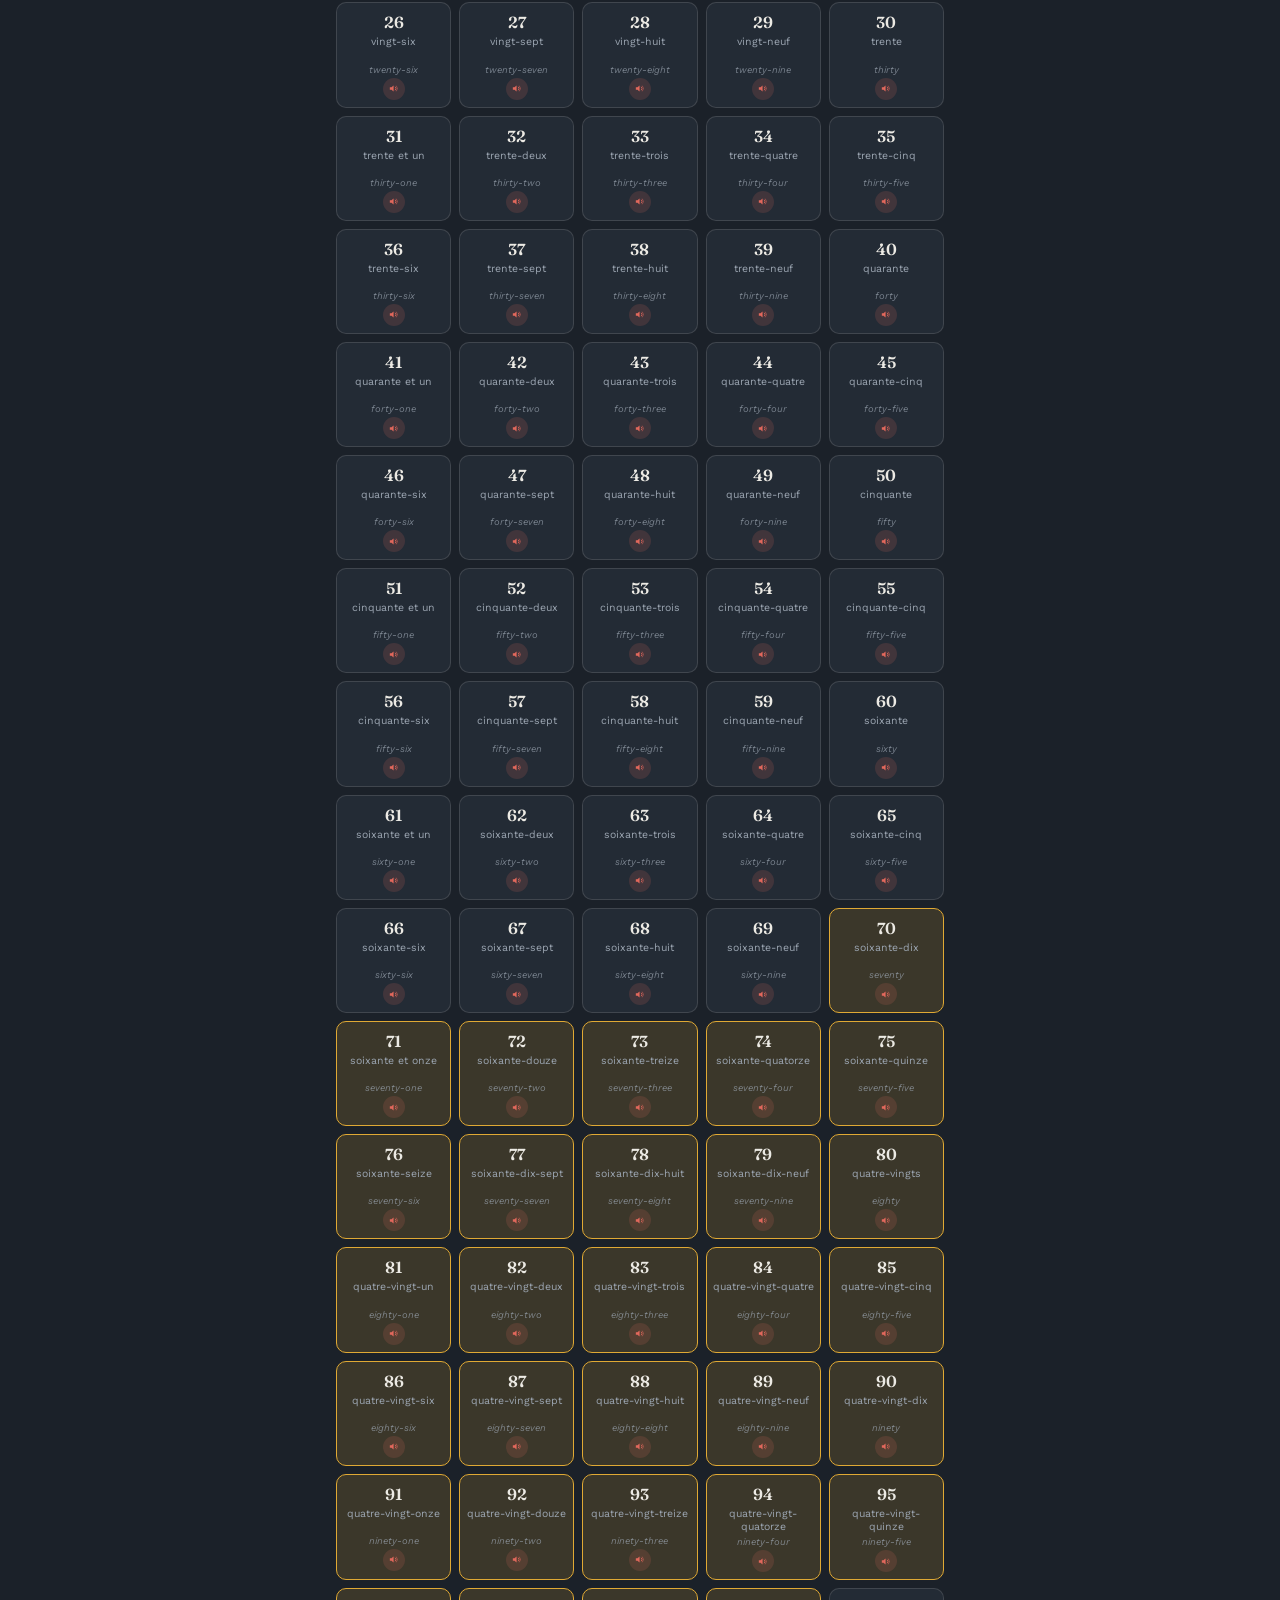
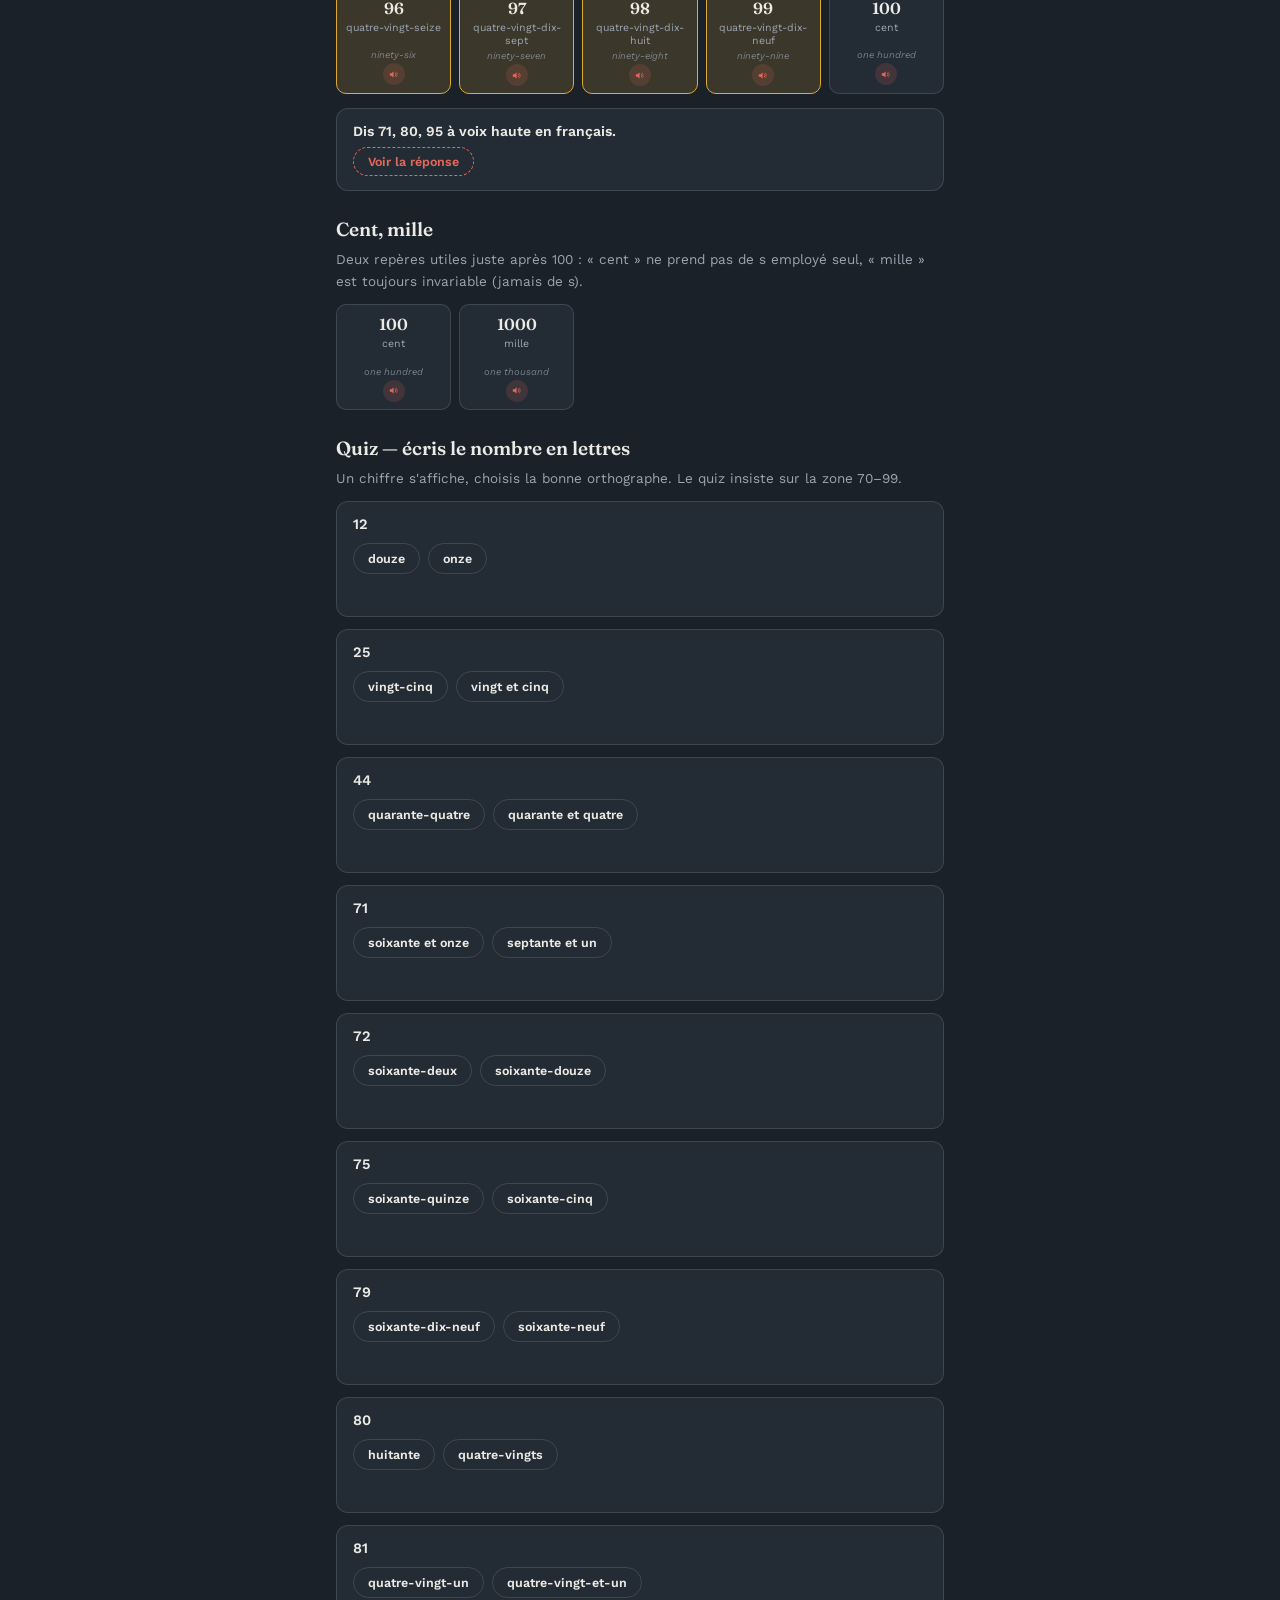
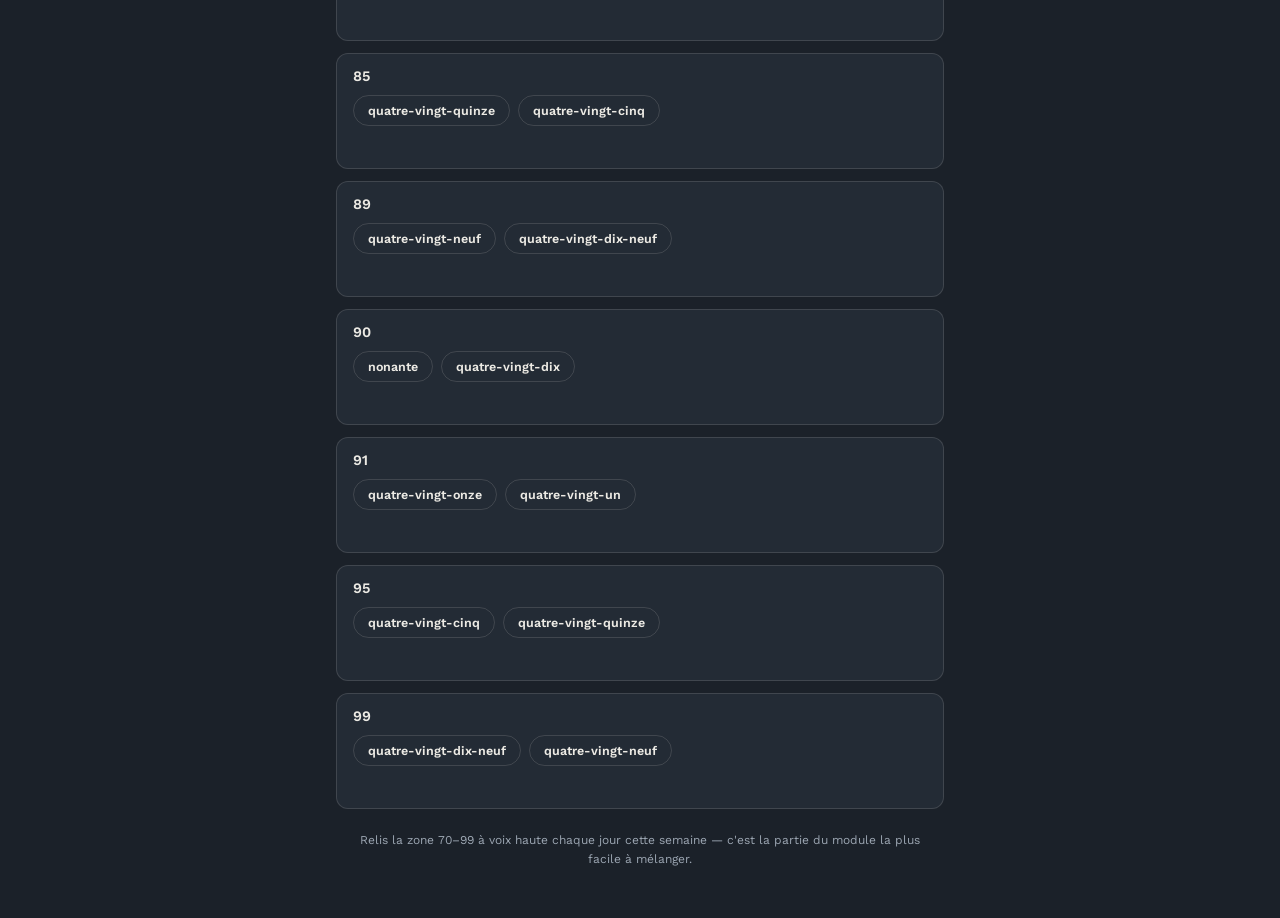
<file: nombres-temps/index.html>
<!DOCTYPE html>
<html lang="fr">
<head>
<meta charset="UTF-8">
<script id="theme-init">(function(){try{if(localStorage.getItem("theme")==="light")document.documentElement.setAttribute("data-theme","light");}catch(e){}})();</script>
<meta name="viewport" content="width=device-width, initial-scale=1.0">
<title>Nombres &amp; Temps — French Learning Hub</title>
<link rel="stylesheet" href="../css/styles.css">
<link rel="stylesheet" href="../css/nav.css">
<link rel="stylesheet" href="../css/translate.css">
</head>
<body>
<script>window.NAV_BASE = '../'; window.NAV_ACTIVE = 'nombres-temps';</script>
<div id="site-nav"></div>
<div class="wrap">
  <header class="hero">
    <div class="title-row">
      <h1>Nombres &amp; Temps</h1>
    </div>
    <div class="subtitle">Module 9 · Jours, mois, saisons et les nombres de 1 à 100</div>
    <div class="intro">Touche 🔊 pour entendre n'importe quel mot ou nombre. La zone 70–99 a sa propre logique — regarde bien l'explication avant de commencer le quiz.</div>
    <div class="voice-warning" id="voiceWarning">La lecture vocale n'est pas prise en charge par ce navigateur.</div>
  </header>
  <main>

    <section>
      <h2>Les jours</h2>
      <p>Toujours en minuscules, toujours masculins.</p>
      <div id="days-list" class="word-list"></div>
    </section>

    <section>
      <h2>Les mois</h2>
      <div id="months-list" class="word-list"></div>
    </section>

    <section>
      <h2>Les saisons</h2>
      <p>Chaque saison a sa propre préposition — apprends-les ensemble, pas séparément.</p>
      <div id="seasons-list" class="word-list"></div>
    </section>

    <section>
      <h2>Les nombres de 1 à 100</h2>
      <div class="trap">
        <strong>La zone 70–99 n'est pas régulière :</strong>
        soixante-dix = 60 + 10 (70) · quatre-vingt = 4 × 20 (80) · quatre-vingt-dix = 4 × 20 + 10 (90).
      </div>
      <div id="numbers-grid" class="number-grid"></div>
      <div class="self-check">
        <div class="q">Dis 71, 80, 95 à voix haute en français.</div>
        <button class="reveal-btn">Voir la réponse</button>
        <div class="answer">soixante et onze · quatre-vingts · quatre-vingt-quinze</div>
      </div>
    </section>

    <section>
      <h2>Cent, mille</h2>
      <p>Deux repères utiles juste après 100 : « cent » ne prend pas de s employé seul, « mille » est toujours invariable (jamais de s).</p>
      <div id="big-numbers" class="number-grid"></div>
    </section>

    <section>
      <h2>Quiz — écris le nombre en lettres</h2>
      <p>Un chiffre s'affiche, choisis la bonne orthographe. Le quiz insiste sur la zone 70–99.</p>
      <div id="number-drills"></div>
    </section>

  </main>
  <div class="foot-note">Relis la zone 70–99 à voix haute chaque jour cette semaine — c'est la partie du module la plus facile à mélanger.</div>
</div>
<script src="../js/voice.js"></script>
<script src="../js/clearable-input.js"></script>
<script src="../js/nav.js"></script>
<script src="../js/translate.js"></script>
<script src="../js/interactive.js"></script>
<script src="js/app.js"></script>
</body>
</html>
</file>
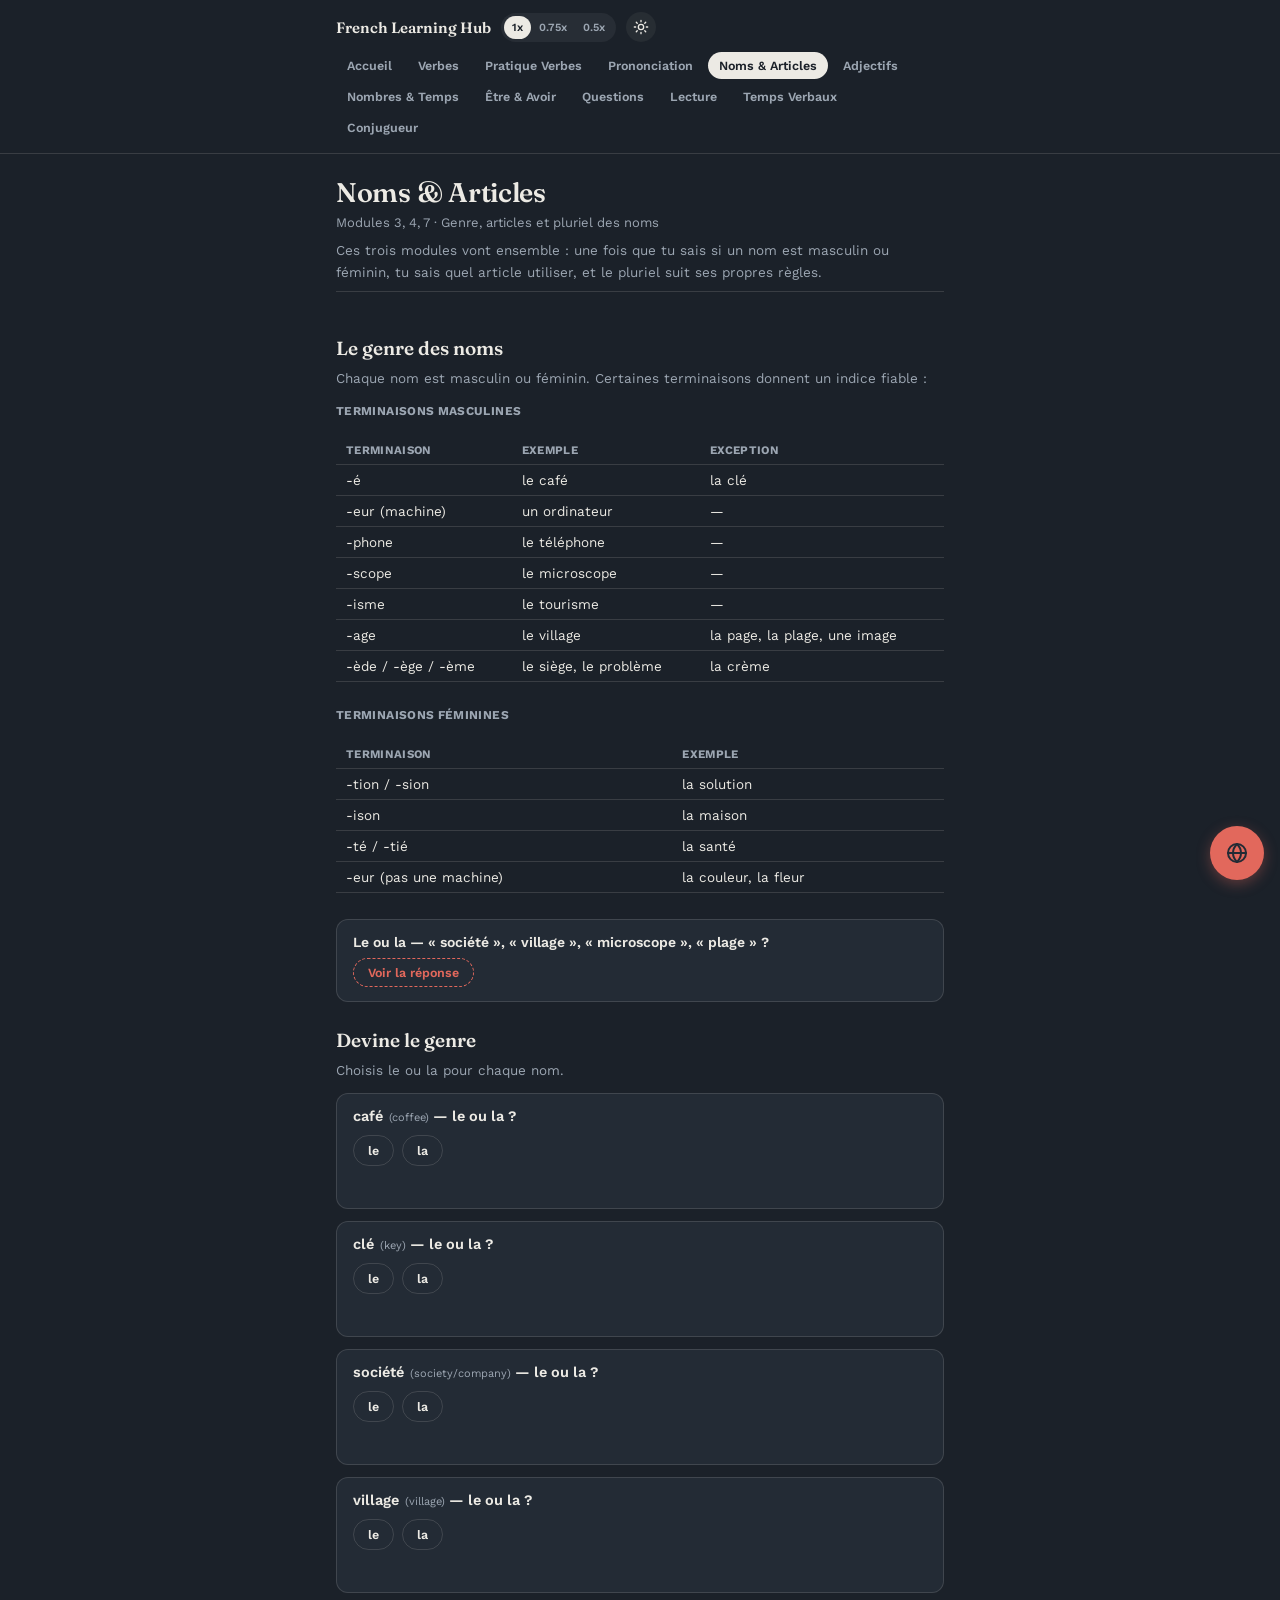
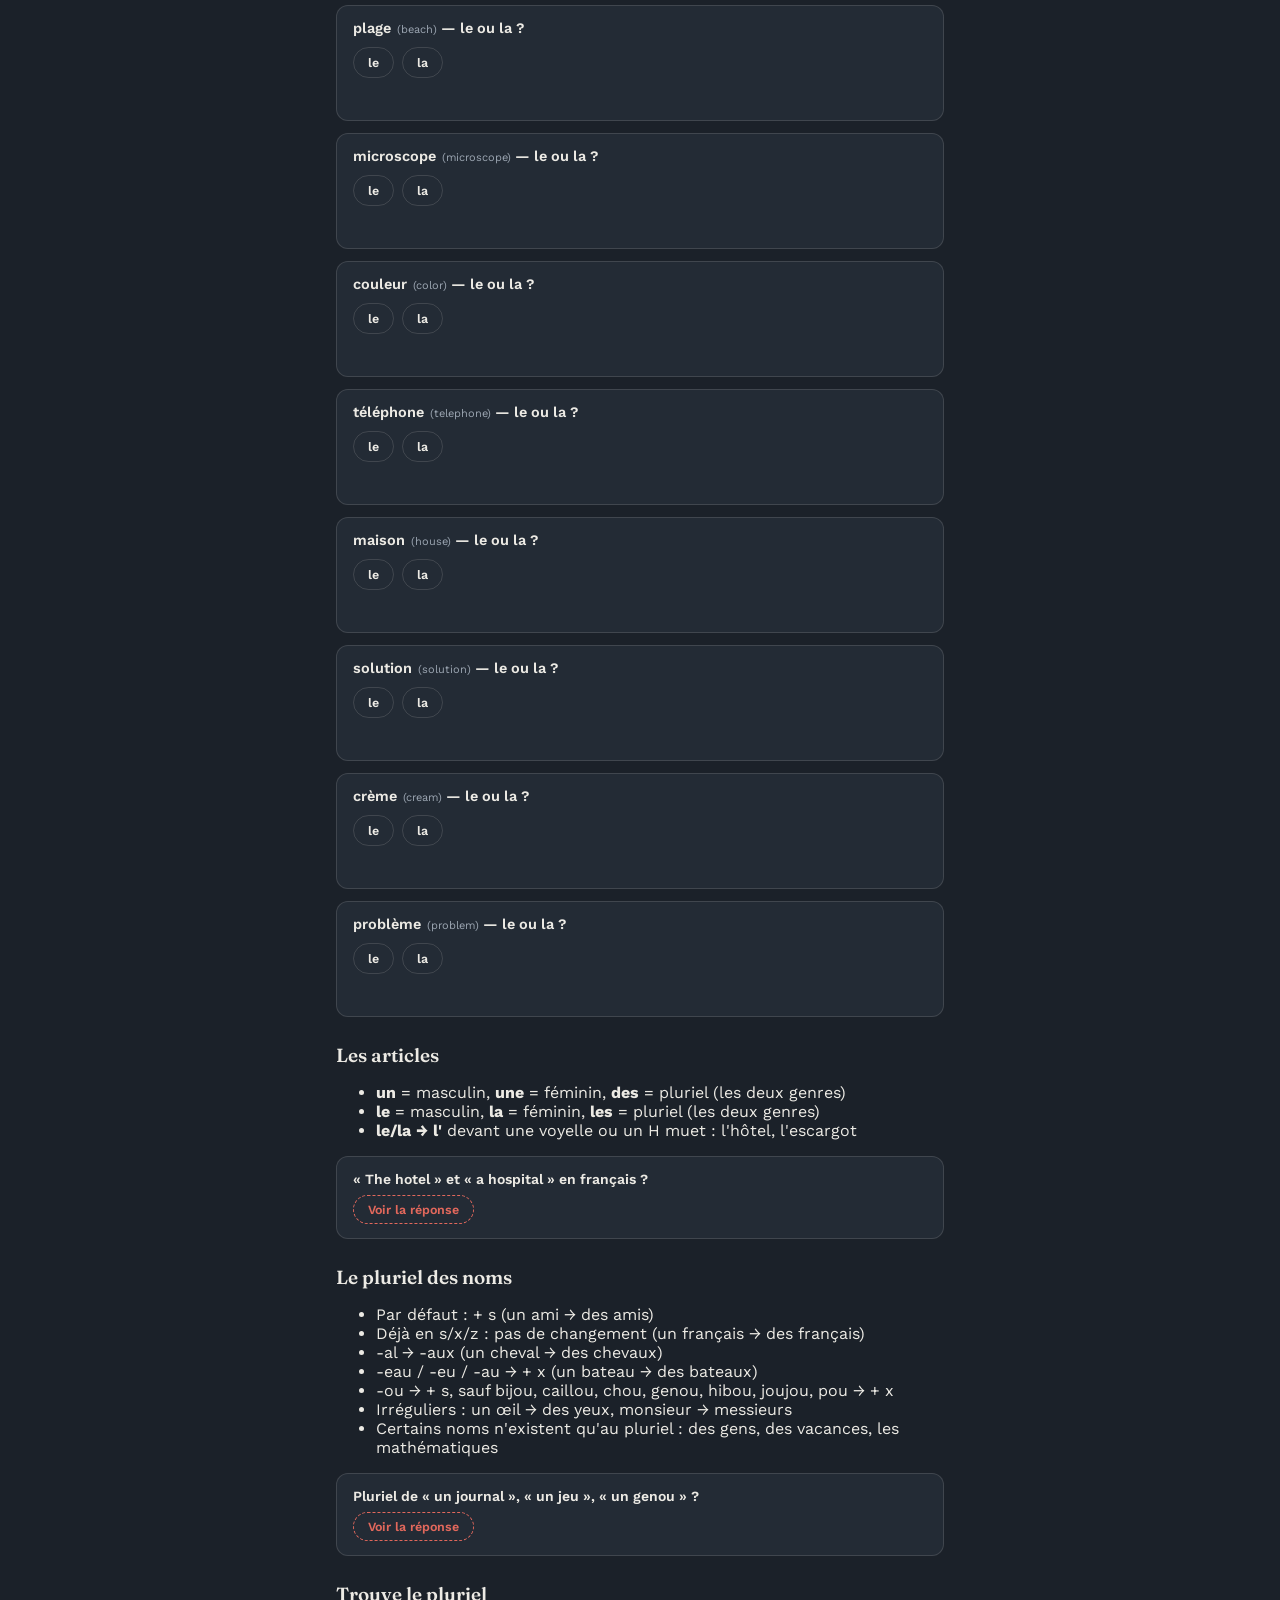
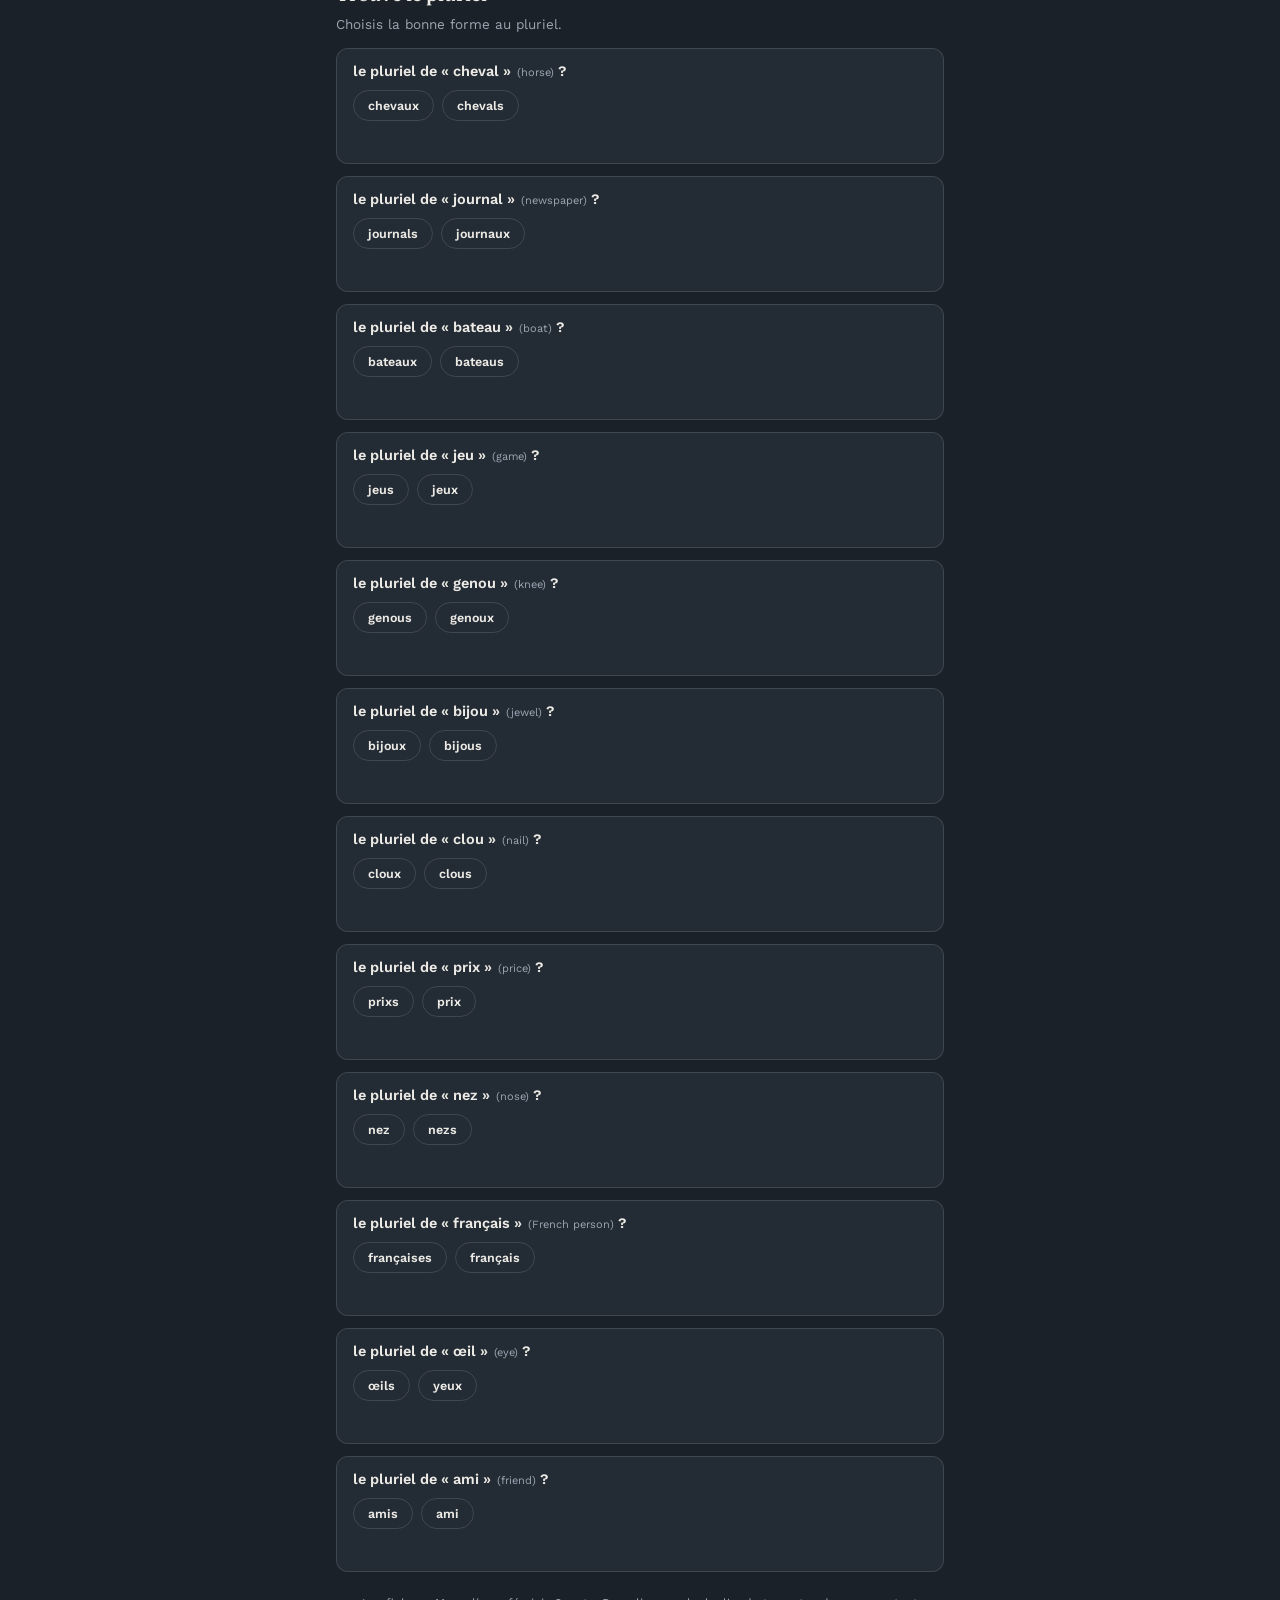
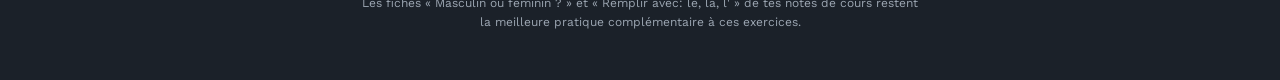
<file: noms-articles/index.html>
<!DOCTYPE html>
<html lang="fr">
<head>
<meta charset="UTF-8">
<script id="theme-init">(function(){try{if(localStorage.getItem("theme")==="light")document.documentElement.setAttribute("data-theme","light");}catch(e){}})();</script>
<meta name="viewport" content="width=device-width, initial-scale=1.0">
<title>Noms &amp; Articles — French Learning Hub</title>
<link rel="stylesheet" href="../css/styles.css">
<link rel="stylesheet" href="../css/nav.css">
<link rel="stylesheet" href="../css/translate.css">
</head>
<body>
<script>window.NAV_BASE = '../'; window.NAV_ACTIVE = 'noms-articles';</script>
<div id="site-nav"></div>
<div class="wrap">
  <header class="hero">
    <div class="title-row">
      <h1>Noms &amp; Articles</h1>
    </div>
    <div class="subtitle">Modules 3, 4, 7 · Genre, articles et pluriel des noms</div>
    <div class="intro">Ces trois modules vont ensemble : une fois que tu sais si un nom est masculin ou féminin, tu sais quel article utiliser, et le pluriel suit ses propres règles.</div>
    <div class="voice-warning" id="voiceWarning">La lecture vocale n'est pas prise en charge par ce navigateur.</div>
  </header>
  <main>

    <section>
      <h2>Le genre des noms</h2>
      <p>Chaque nom est masculin ou féminin. Certaines terminaisons donnent un indice fiable :</p>
      <h3>Terminaisons masculines</h3>
      <div class="rule-table-wrap">
        <table class="rule-table">
          <thead><tr><th>Terminaison</th><th>Exemple</th><th>Exception</th></tr></thead>
          <tbody>
            <tr><td>-é</td><td>le café</td><td>la clé</td></tr>
            <tr><td>-eur (machine)</td><td>un ordinateur</td><td>—</td></tr>
            <tr><td>-phone</td><td>le téléphone</td><td>—</td></tr>
            <tr><td>-scope</td><td>le microscope</td><td>—</td></tr>
            <tr><td>-isme</td><td>le tourisme</td><td>—</td></tr>
            <tr><td>-age</td><td>le village</td><td>la page, la plage, une image</td></tr>
            <tr><td>-ède / -ège / -ème</td><td>le siège, le problème</td><td>la crème</td></tr>
          </tbody>
        </table>
      </div>
      <h3>Terminaisons féminines</h3>
      <div class="rule-table-wrap">
        <table class="rule-table">
          <thead><tr><th>Terminaison</th><th>Exemple</th></tr></thead>
          <tbody>
            <tr><td>-tion / -sion</td><td>la solution</td></tr>
            <tr><td>-ison</td><td>la maison</td></tr>
            <tr><td>-té / -tié</td><td>la santé</td></tr>
            <tr><td>-eur (pas une machine)</td><td>la couleur, la fleur</td></tr>
          </tbody>
        </table>
      </div>
      <div class="self-check">
        <div class="q">Le ou la — « société », « village », « microscope », « plage » ?</div>
        <button class="reveal-btn">Voir la réponse</button>
        <div class="answer">la société · le village · le microscope · la plage</div>
      </div>
    </section>

    <section>
      <h2>Devine le genre</h2>
      <p>Choisis le ou la pour chaque nom.</p>
      <div id="gender-drills"></div>
    </section>

    <section>
      <h2>Les articles</h2>
      <ul>
        <li><strong>un</strong> = masculin, <strong>une</strong> = féminin, <strong>des</strong> = pluriel (les deux genres)</li>
        <li><strong>le</strong> = masculin, <strong>la</strong> = féminin, <strong>les</strong> = pluriel (les deux genres)</li>
        <li><strong>le/la → l'</strong> devant une voyelle ou un H muet : l'hôtel, l'escargot</li>
      </ul>
      <div class="self-check">
        <div class="q">« The hotel » et « a hospital » en français ?</div>
        <button class="reveal-btn">Voir la réponse</button>
        <div class="answer">l'hôtel · un hôpital</div>
      </div>
    </section>

    <section>
      <h2>Le pluriel des noms</h2>
      <ul>
        <li>Par défaut : + s (un ami → des amis)</li>
        <li>Déjà en s/x/z : pas de changement (un français → des français)</li>
        <li>-al → -aux (un cheval → des chevaux)</li>
        <li>-eau / -eu / -au → + x (un bateau → des bateaux)</li>
        <li>-ou → + s, sauf bijou, caillou, chou, genou, hibou, joujou, pou → + x</li>
        <li>Irréguliers : un œil → des yeux, monsieur → messieurs</li>
        <li>Certains noms n'existent qu'au pluriel : des gens, des vacances, les mathématiques</li>
      </ul>
      <div class="self-check">
        <div class="q">Pluriel de « un journal », « un jeu », « un genou » ?</div>
        <button class="reveal-btn">Voir la réponse</button>
        <div class="answer">des journaux · des jeux · des genoux</div>
      </div>
    </section>

    <section>
      <h2>Trouve le pluriel</h2>
      <p>Choisis la bonne forme au pluriel.</p>
      <div id="plural-drills"></div>
    </section>

  </main>
  <div class="foot-note">Les fiches « Masculin ou féminin ? » et « Remplir avec: le, la, l' » de tes notes de cours restent la meilleure pratique complémentaire à ces exercices.</div>
</div>
<script src="../js/voice.js"></script>
<script src="../js/clearable-input.js"></script>
<script src="../js/nav.js"></script>
<script src="../js/translate.js"></script>
<script src="../js/interactive.js"></script>
<script src="js/app.js"></script>
</body>
</html>
</file>
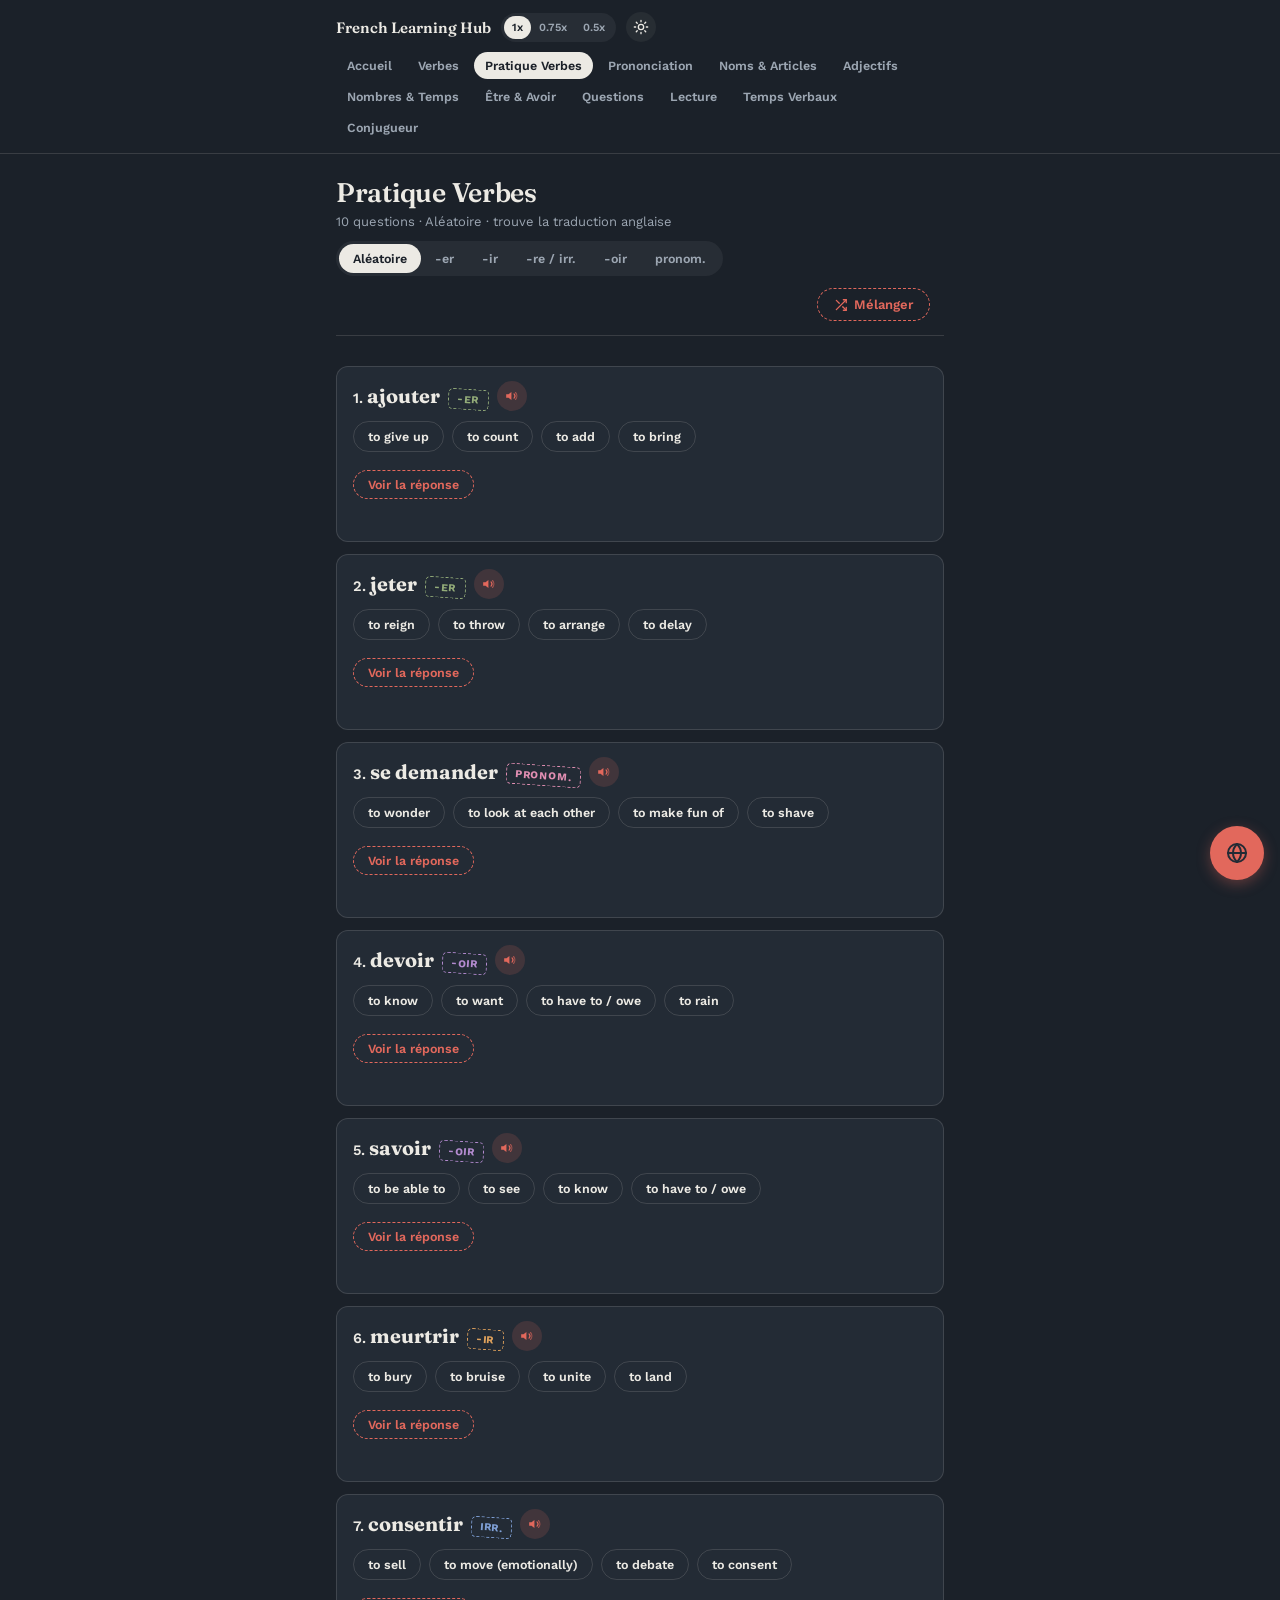
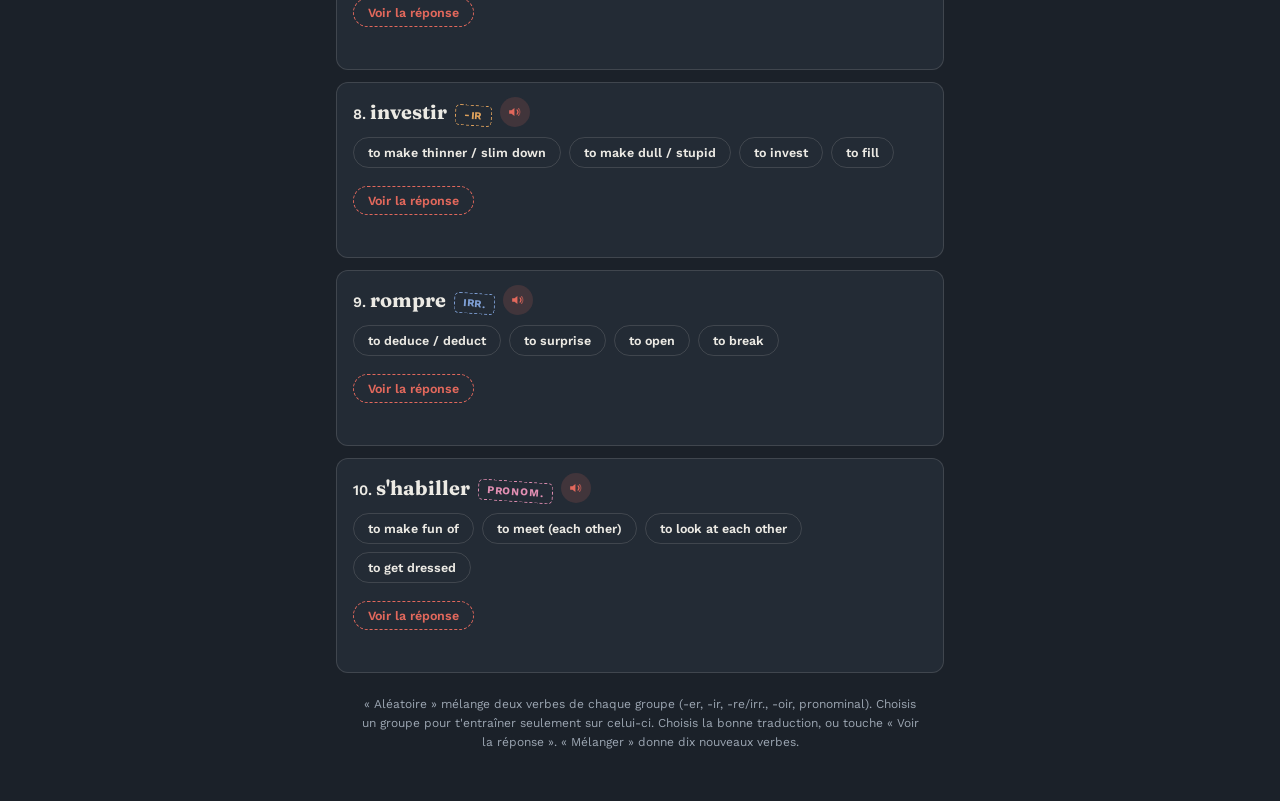
<file: pratique-verbes/index.html>
<!DOCTYPE html>
<html lang="fr">
<head>
<meta charset="UTF-8">
<script id="theme-init">(function(){try{if(localStorage.getItem("theme")==="light")document.documentElement.setAttribute("data-theme","light");}catch(e){}})();</script>
<meta name="viewport" content="width=device-width, initial-scale=1.0">
<title>Pratique Verbes — French Learning Hub</title>
<link rel="stylesheet" href="../css/styles.css?v=2">
<link rel="stylesheet" href="../css/nav.css">
<link rel="stylesheet" href="../css/translate.css">
</head>
<body>
<script>window.NAV_BASE = '../'; window.NAV_ACTIVE = 'pratique-verbes';</script>
<div id="site-nav"></div>
<div class="wrap">
  <header>
    <div class="title-row">
      <h1>Pratique Verbes</h1>
    </div>
    <div class="subtitle" id="subtitle">10 questions · trouve la traduction anglaise du verbe</div>
    <div class="row">
      <div class="seg" role="group" aria-label="Catégorie">
        <button class="cat-ALL active" data-cat="ALL">Aléatoire</button>
        <button class="cat-ER" data-cat="ER">-er</button>
        <button class="cat-IR" data-cat="IR">-ir</button>
        <button class="cat-RE" data-cat="RE">-re / irr.</button>
        <button class="cat-OIR" data-cat="OIR">-oir</button>
        <button class="cat-PRONOM" data-cat="PRONOM">pronom.</button>
      </div>
    </div>
    <div class="row">
      <button class="shuffle-btn" id="shuffleBtn" aria-label="Mélanger">
        <svg viewBox="0 0 24 24" fill="none" stroke="currentColor" stroke-width="2.2" stroke-linecap="round" stroke-linejoin="round"><polyline points="16 3 21 3 21 8"/><line x1="4" y1="20" x2="21" y2="3"/><polyline points="21 16 21 21 16 21"/><line x1="15" y1="15" x2="21" y2="21"/><line x1="4" y1="4" x2="9" y2="9"/></svg>
        Mélanger
      </button>
      <span class="practice-score" id="score"></span>
    </div>
  </header>
  <main>
    <div id="quiz"></div>
  </main>
  <div class="foot-note">« Aléatoire » mélange deux verbes de chaque groupe (-er, -ir, -re/irr., -oir, pronominal). Choisis un groupe pour t'entraîner seulement sur celui-ci. Choisis la bonne traduction, ou touche « Voir la réponse ». « Mélanger » donne dix nouveaux verbes.</div>
</div>
<script src="../js/voice.js"></script>
<script src="../js/clearable-input.js"></script>
<script src="../js/nav.js"></script>
<script src="../js/translate.js"></script>
<script src="../verbes/js/data/verbs.js"></script>
<script src="../verbes/js/data/sentences.js"></script>
<script src="../verbes/js/data/pronominal.js"></script>
<script src="js/app.js?v=3"></script>
</body>
</html>
</file>
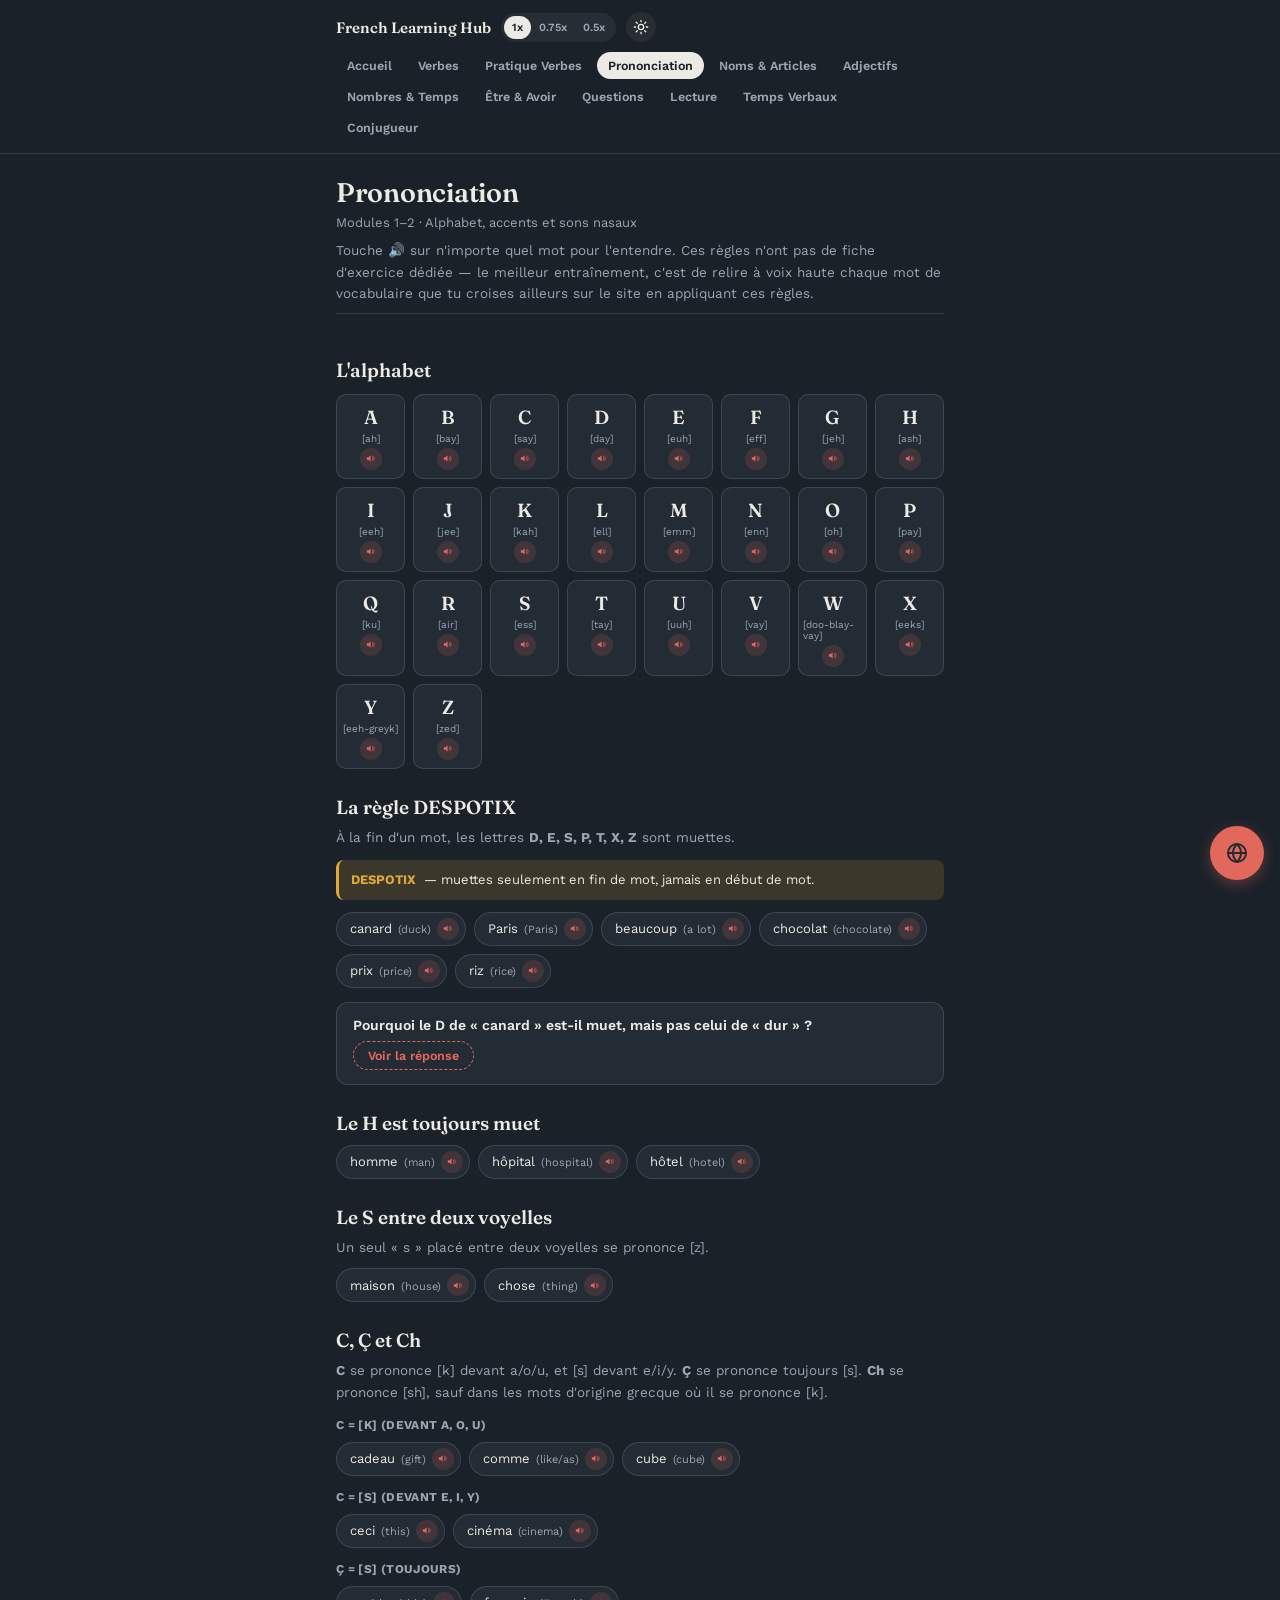
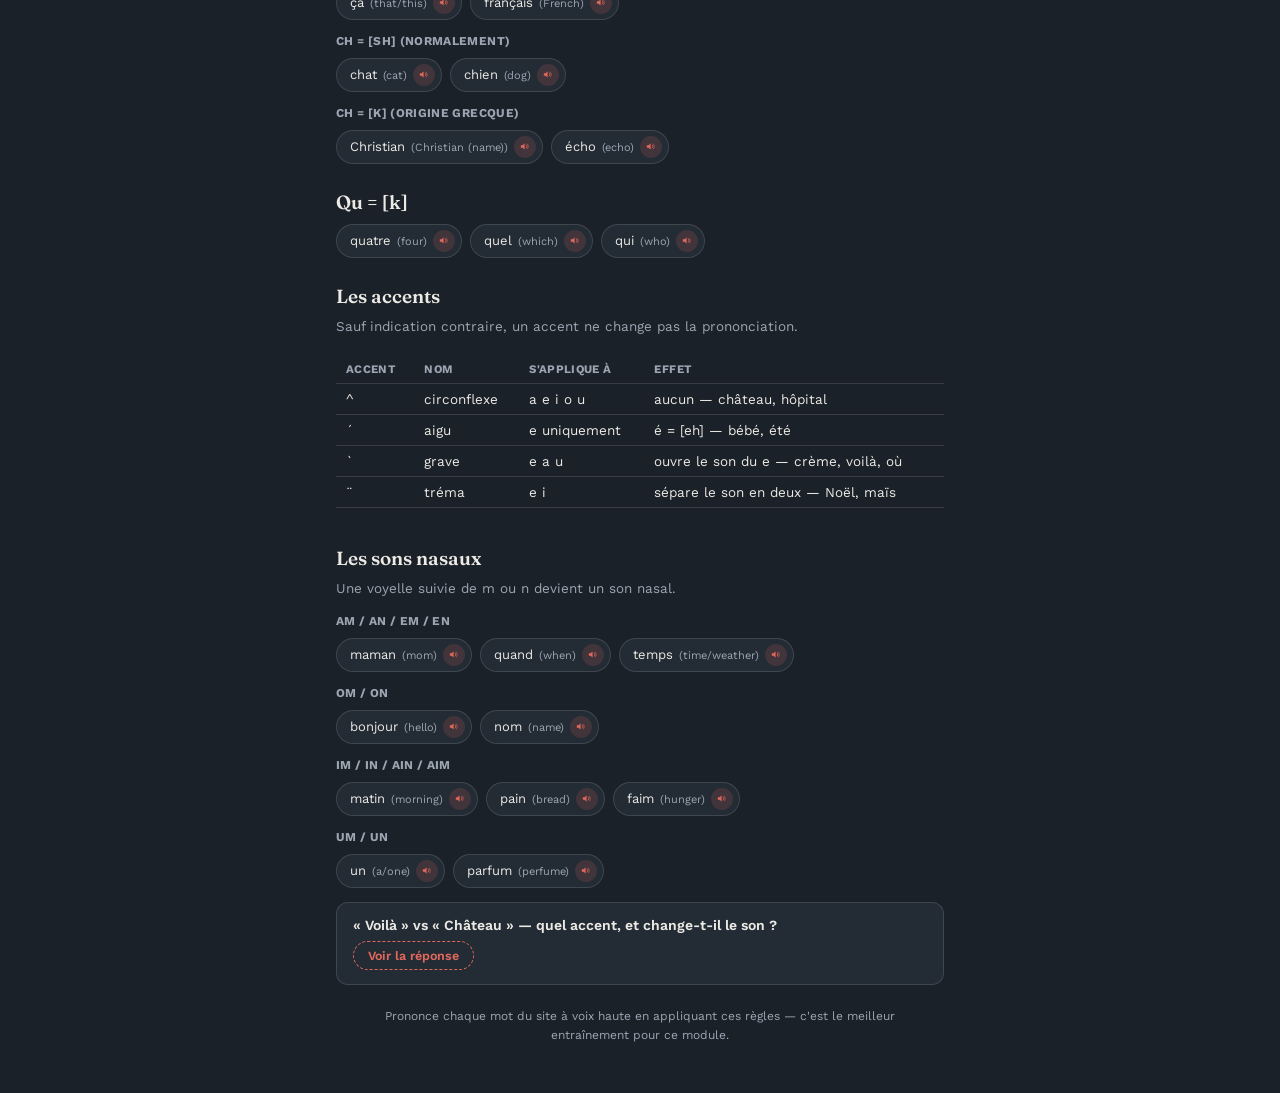
<file: prononciation/index.html>
<!DOCTYPE html>
<html lang="fr">
<head>
<meta charset="UTF-8">
<script id="theme-init">(function(){try{if(localStorage.getItem("theme")==="light")document.documentElement.setAttribute("data-theme","light");}catch(e){}})();</script>
<meta name="viewport" content="width=device-width, initial-scale=1.0">
<title>Prononciation — French Learning Hub</title>
<link rel="stylesheet" href="../css/styles.css">
<link rel="stylesheet" href="../css/nav.css">
<link rel="stylesheet" href="../css/translate.css">
</head>
<body>
<script>window.NAV_BASE = '../'; window.NAV_ACTIVE = 'prononciation';</script>
<div id="site-nav"></div>
<div class="wrap">
  <header class="hero">
    <div class="title-row">
      <h1>Prononciation</h1>
    </div>
    <div class="subtitle">Modules 1–2 · Alphabet, accents et sons nasaux</div>
    <div class="intro">Touche 🔊 sur n'importe quel mot pour l'entendre. Ces règles n'ont pas de fiche d'exercice dédiée — le meilleur entraînement, c'est de relire à voix haute chaque mot de vocabulaire que tu croises ailleurs sur le site en appliquant ces règles.</div>
    <div class="voice-warning" id="voiceWarning">La lecture vocale n'est pas prise en charge par ce navigateur.</div>
  </header>
  <main>

    <section>
      <h2>L'alphabet</h2>
      <div id="alphabet-grid" class="alphabet-grid"></div>
    </section>

    <section>
      <h2>La règle DESPOTIX</h2>
      <p>À la fin d'un mot, les lettres <strong>D, E, S, P, T, X, Z</strong> sont muettes.</p>
      <div class="trap"><strong>DESPOTIX</strong> — muettes seulement en fin de mot, jamais en début de mot.</div>
      <div id="despotix-words" class="word-list"></div>
      <div class="self-check">
        <div class="q">Pourquoi le D de « canard » est-il muet, mais pas celui de « dur » ?</div>
        <button class="reveal-btn">Voir la réponse</button>
        <div class="answer">Une lettre DESPOTIX n'est muette qu'en <strong>fin</strong> de mot. Dans « dur », le D est au <strong>début</strong> du mot, donc il se prononce normalement.</div>
      </div>
    </section>

    <section>
      <h2>Le H est toujours muet</h2>
      <div id="h-words" class="word-list"></div>
    </section>

    <section>
      <h2>Le S entre deux voyelles</h2>
      <p>Un seul « s » placé entre deux voyelles se prononce [z].</p>
      <div id="s-words" class="word-list"></div>
    </section>

    <section>
      <h2>C, Ç et Ch</h2>
      <p><strong>C</strong> se prononce [k] devant a/o/u, et [s] devant e/i/y. <strong>Ç</strong> se prononce toujours [s]. <strong>Ch</strong> se prononce [sh], sauf dans les mots d'origine grecque où il se prononce [k].</p>
      <h3>C = [k] (devant a, o, u)</h3>
      <div id="c-k-words" class="word-list"></div>
      <h3>C = [s] (devant e, i, y)</h3>
      <div id="c-s-words" class="word-list"></div>
      <h3>Ç = [s] (toujours)</h3>
      <div id="c-cedille-words" class="word-list"></div>
      <h3>Ch = [sh] (normalement)</h3>
      <div id="ch-sh-words" class="word-list"></div>
      <h3>Ch = [k] (origine grecque)</h3>
      <div id="ch-k-words" class="word-list"></div>
    </section>

    <section>
      <h2>Qu = [k]</h2>
      <div id="qu-words" class="word-list"></div>
    </section>

    <section>
      <h2>Les accents</h2>
      <p>Sauf indication contraire, un accent ne change pas la prononciation.</p>
      <div class="rule-table-wrap">
        <table class="rule-table">
          <thead>
            <tr><th>Accent</th><th>Nom</th><th>S'applique à</th><th>Effet</th></tr>
          </thead>
          <tbody>
            <tr><td>^</td><td>circonflexe</td><td>a e i o u</td><td>aucun — château, hôpital</td></tr>
            <tr><td>´</td><td>aigu</td><td>e uniquement</td><td>é = [eh] — bébé, été</td></tr>
            <tr><td>`</td><td>grave</td><td>e a u</td><td>ouvre le son du e — crème, voilà, où</td></tr>
            <tr><td>¨</td><td>tréma</td><td>e i</td><td>sépare le son en deux — Noël, maïs</td></tr>
          </tbody>
        </table>
      </div>
    </section>

    <section>
      <h2>Les sons nasaux</h2>
      <p>Une voyelle suivie de m ou n devient un son nasal.</p>
      <div id="nasal-groups"></div>
      <div class="self-check">
        <div class="q">« Voilà » vs « Château » — quel accent, et change-t-il le son ?</div>
        <button class="reveal-btn">Voir la réponse</button>
        <div class="answer"><strong>Voilà</strong> a un accent grave (à) qui ouvre le son du a. <strong>Château</strong> a un accent circonflexe (â) qui ne change rien à la prononciation.</div>
      </div>
    </section>

  </main>
  <div class="foot-note">Prononce chaque mot du site à voix haute en appliquant ces règles — c'est le meilleur entraînement pour ce module.</div>
</div>
<script src="../js/voice.js"></script>
<script src="../js/clearable-input.js"></script>
<script src="../js/nav.js"></script>
<script src="../js/translate.js"></script>
<script src="../js/interactive.js"></script>
<script src="js/app.js"></script>
</body>
</html>
</file>
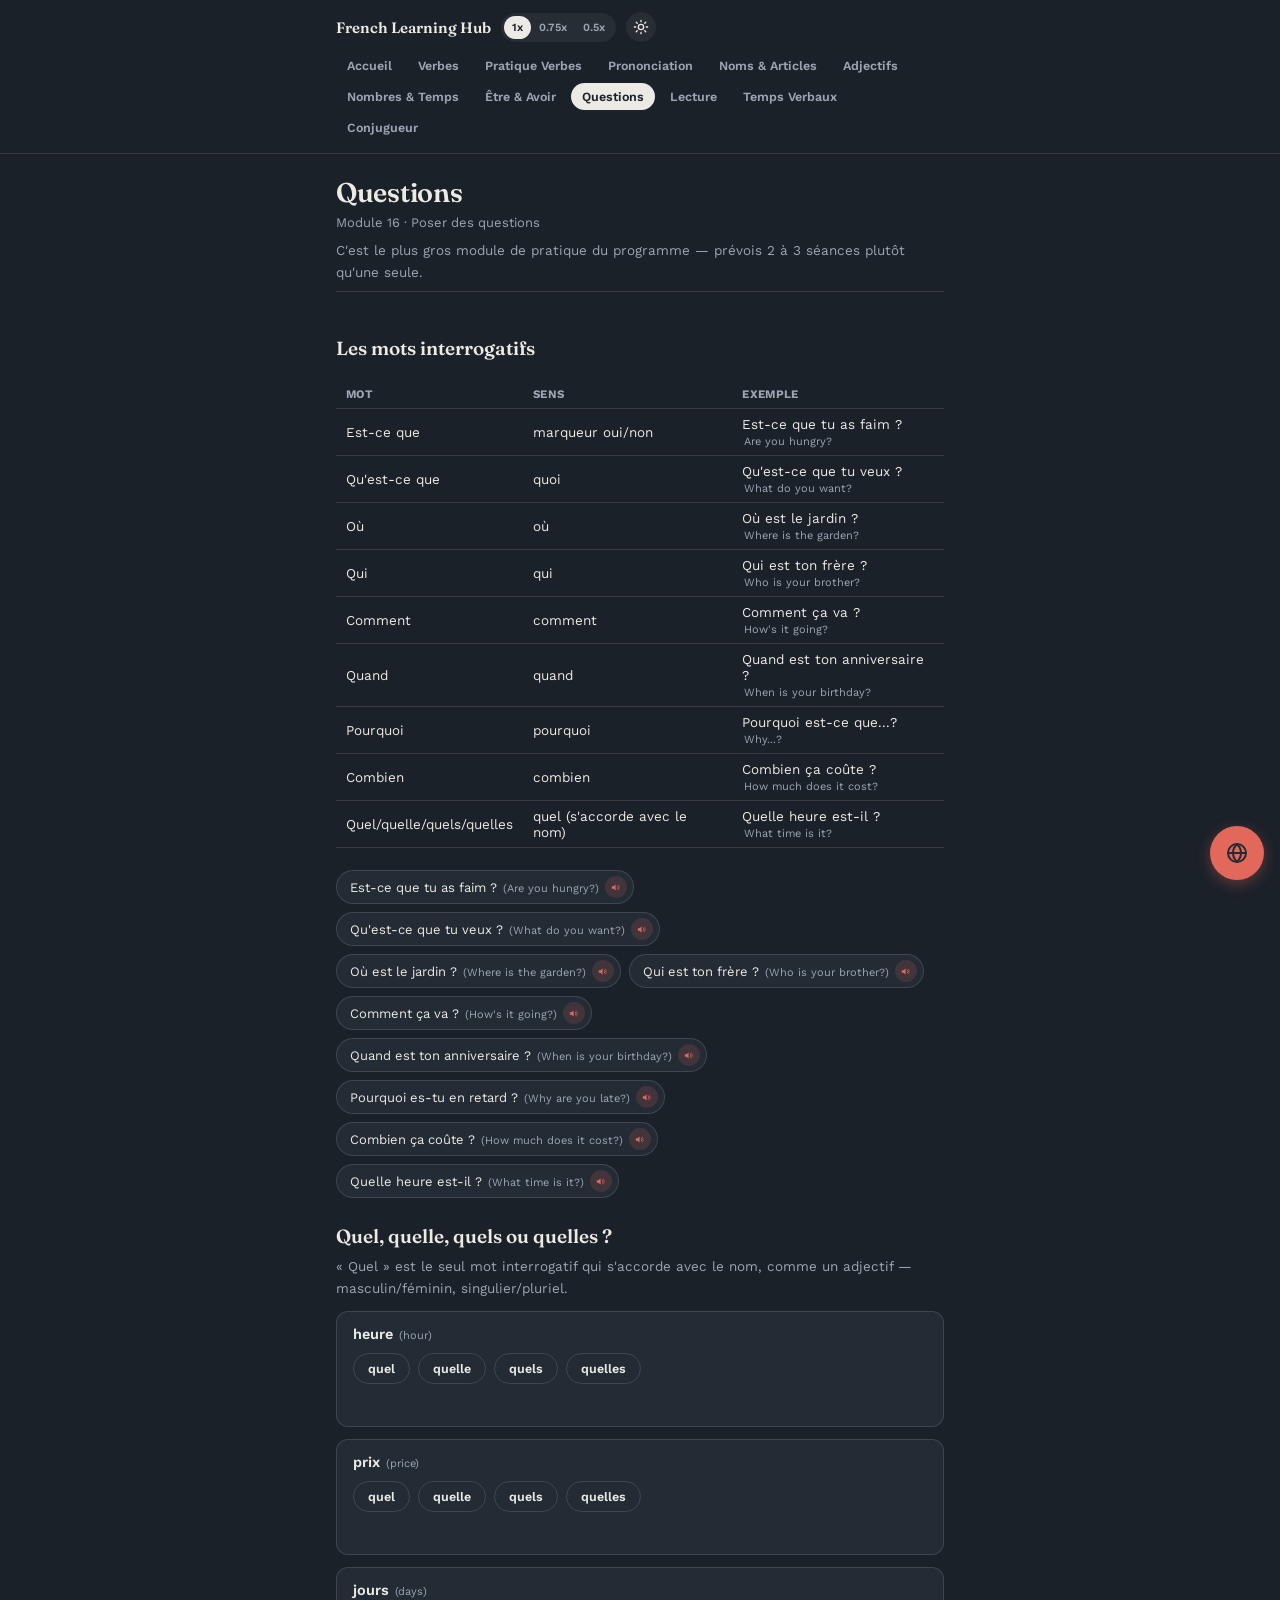
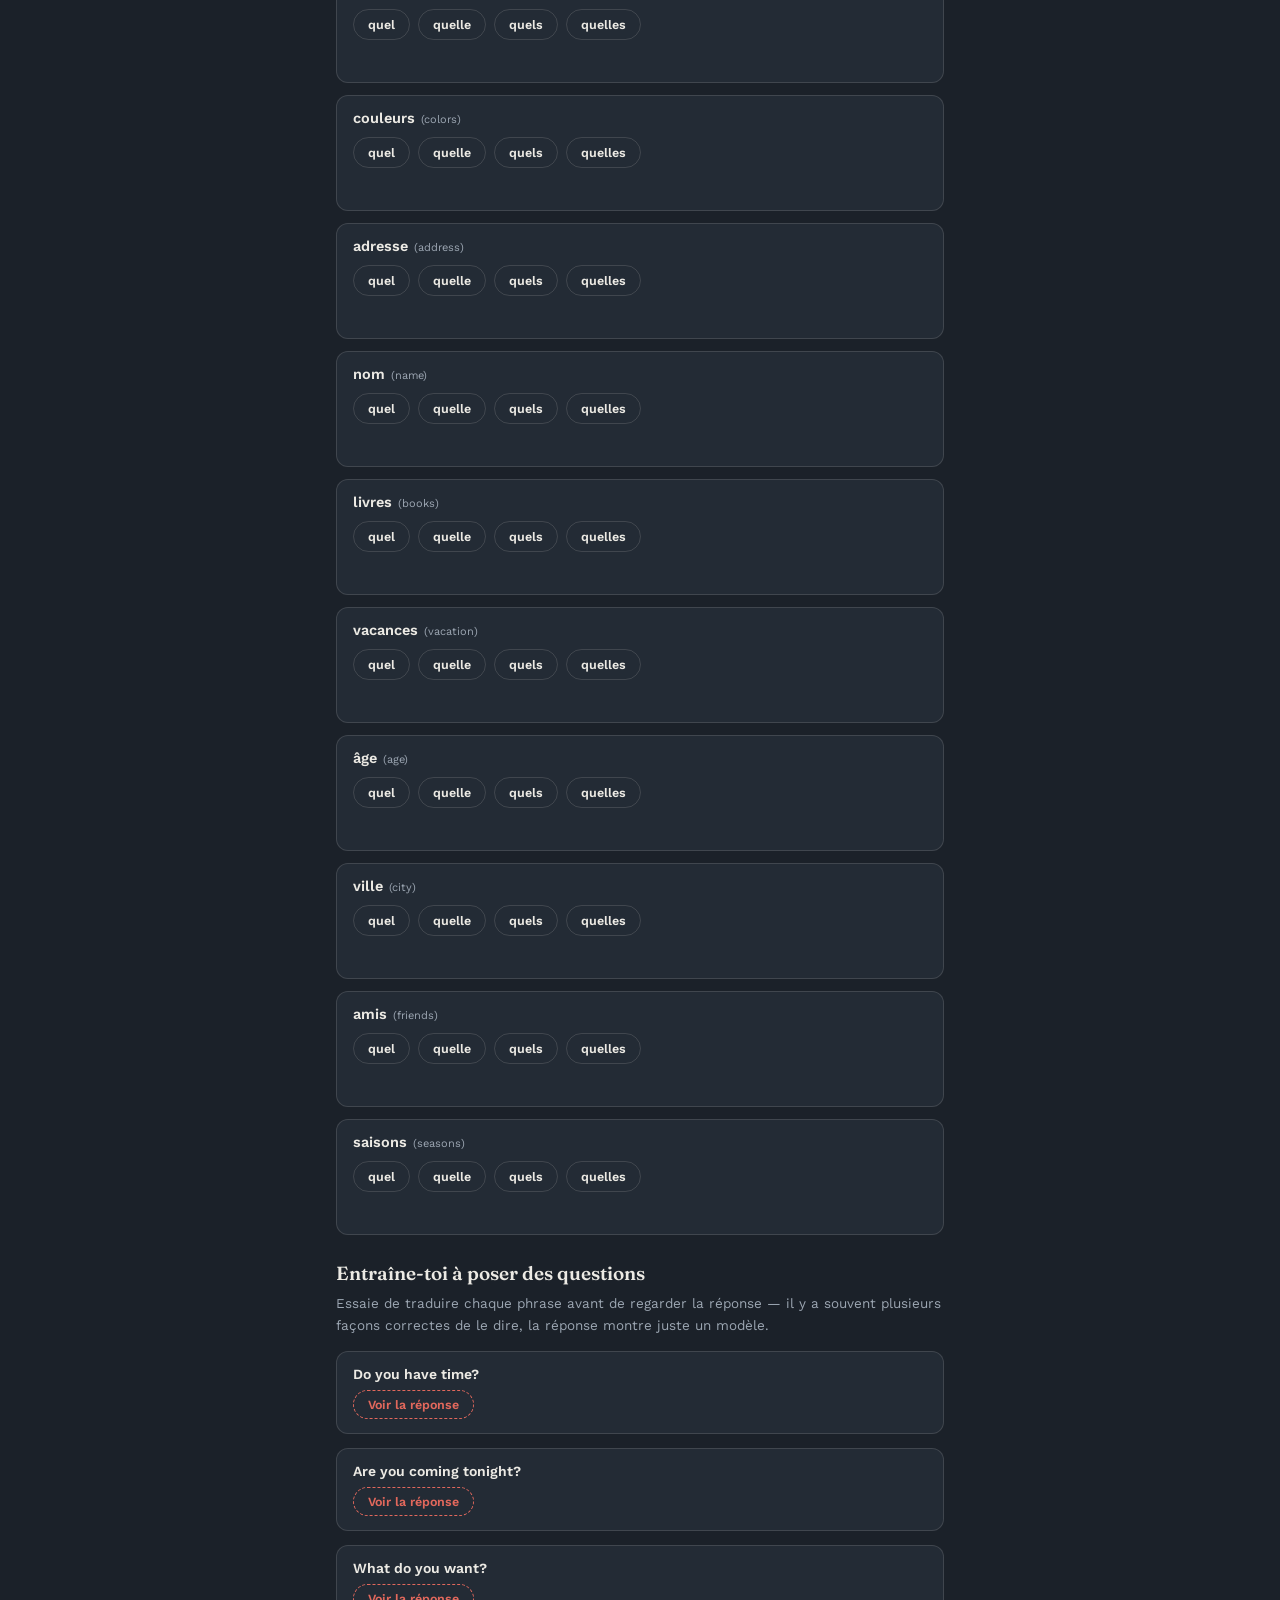
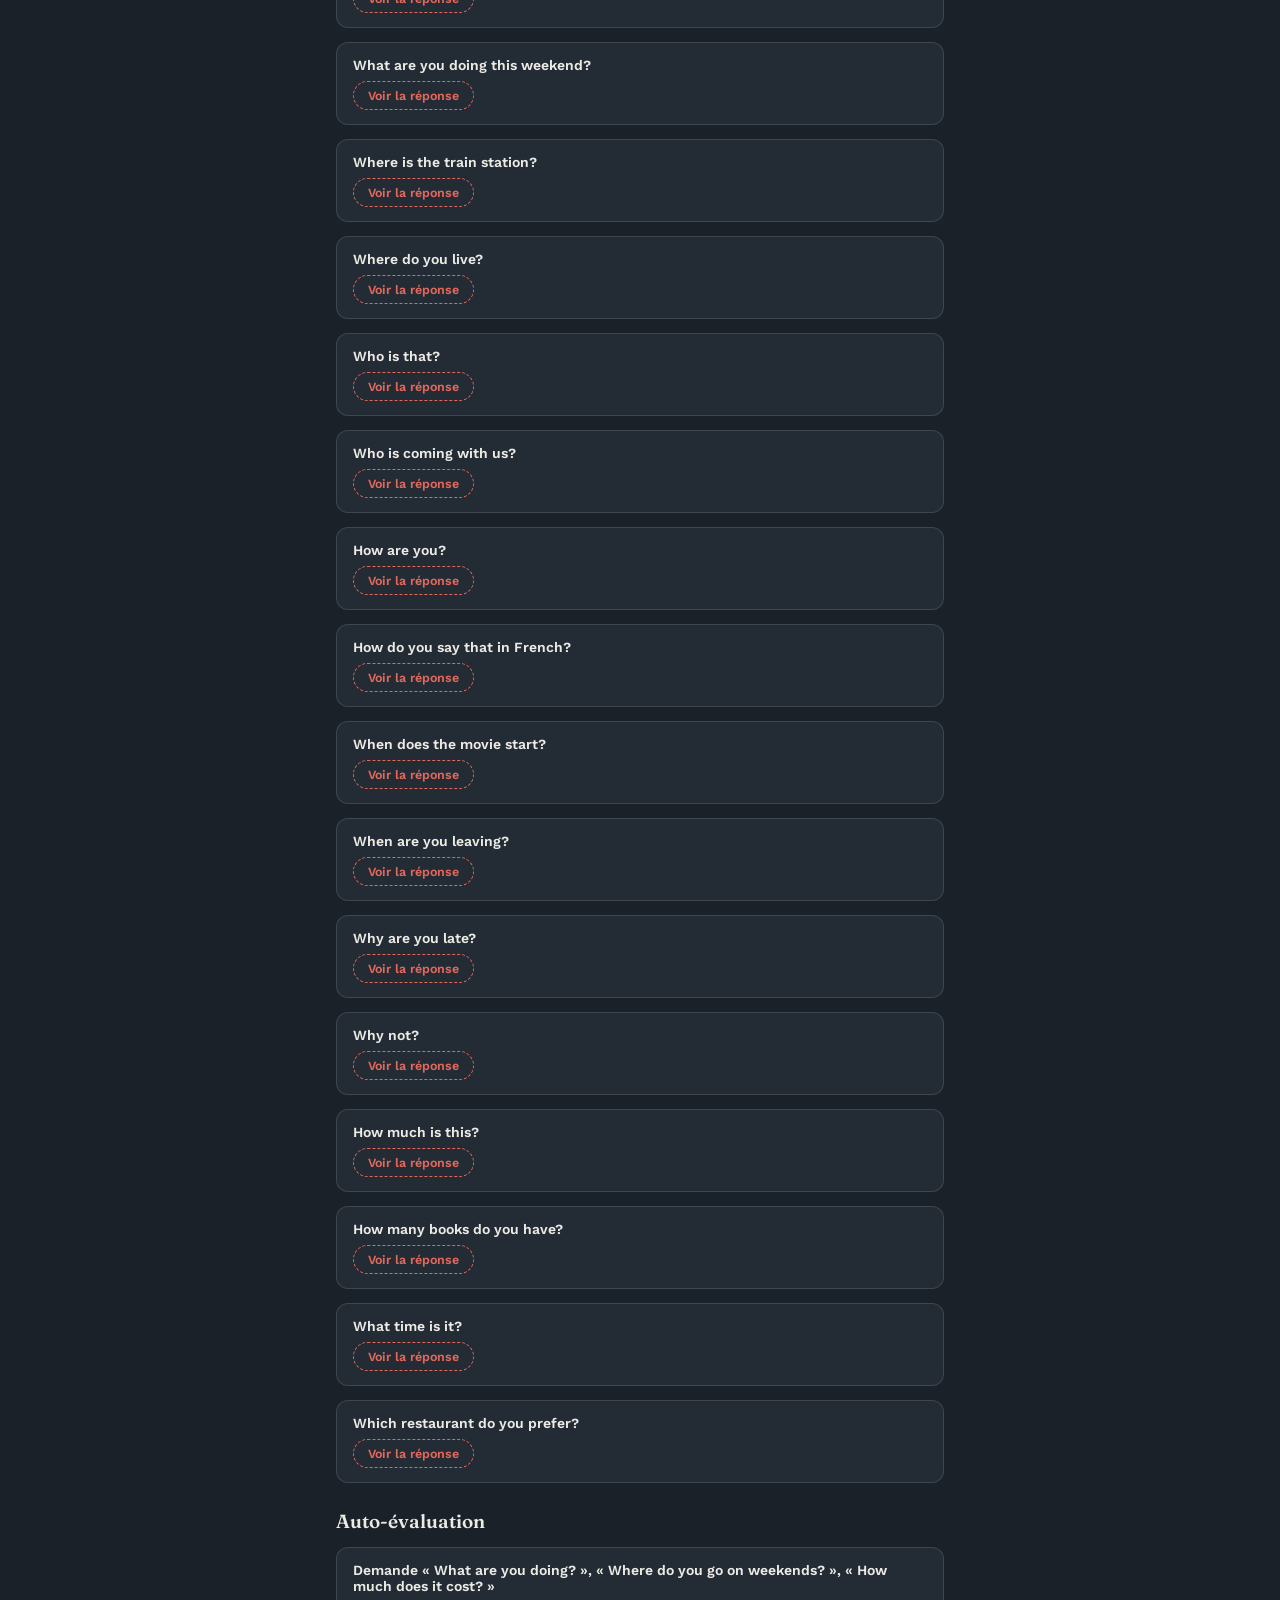
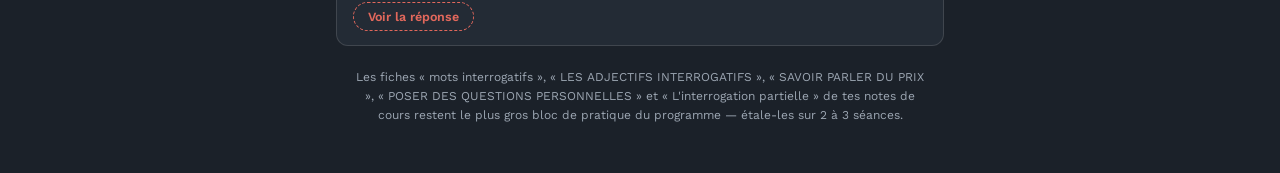
<file: questions/index.html>
<!DOCTYPE html>
<html lang="fr">
<head>
<meta charset="UTF-8">
<script id="theme-init">(function(){try{if(localStorage.getItem("theme")==="light")document.documentElement.setAttribute("data-theme","light");}catch(e){}})();</script>
<meta name="viewport" content="width=device-width, initial-scale=1.0">
<title>Questions — French Learning Hub</title>
<link rel="stylesheet" href="../css/styles.css">
<link rel="stylesheet" href="../css/nav.css">
<link rel="stylesheet" href="../css/translate.css">
</head>
<body>
<script>window.NAV_BASE = '../'; window.NAV_ACTIVE = 'questions';</script>
<div id="site-nav"></div>
<div class="wrap">
  <header class="hero">
    <div class="title-row">
      <h1>Questions</h1>
    </div>
    <div class="subtitle">Module 16 · Poser des questions</div>
    <div class="intro">C'est le plus gros module de pratique du programme — prévois 2 à 3 séances plutôt qu'une seule.</div>
    <div class="voice-warning" id="voiceWarning">La lecture vocale n'est pas prise en charge par ce navigateur.</div>
  </header>
  <main>

    <section>
      <h2>Les mots interrogatifs</h2>
      <div class="rule-table-wrap">
        <table class="rule-table">
          <thead><tr><th>Mot</th><th>Sens</th><th>Exemple</th></tr></thead>
          <tbody>
            <tr><td>Est-ce que</td><td>marqueur oui/non</td><td>Est-ce que tu as faim ?<br><span class="note">Are you hungry?</span></td></tr>
            <tr><td>Qu'est-ce que</td><td>quoi</td><td>Qu'est-ce que tu veux ?<br><span class="note">What do you want?</span></td></tr>
            <tr><td>Où</td><td>où</td><td>Où est le jardin ?<br><span class="note">Where is the garden?</span></td></tr>
            <tr><td>Qui</td><td>qui</td><td>Qui est ton frère ?<br><span class="note">Who is your brother?</span></td></tr>
            <tr><td>Comment</td><td>comment</td><td>Comment ça va ?<br><span class="note">How's it going?</span></td></tr>
            <tr><td>Quand</td><td>quand</td><td>Quand est ton anniversaire ?<br><span class="note">When is your birthday?</span></td></tr>
            <tr><td>Pourquoi</td><td>pourquoi</td><td>Pourquoi est-ce que...?<br><span class="note">Why...?</span></td></tr>
            <tr><td>Combien</td><td>combien</td><td>Combien ça coûte ?<br><span class="note">How much does it cost?</span></td></tr>
            <tr><td>Quel/quelle/quels/quelles</td><td>quel (s'accorde avec le nom)</td><td>Quelle heure est-il ?<br><span class="note">What time is it?</span></td></tr>
          </tbody>
        </table>
      </div>
      <div id="example-words" class="word-list"></div>
    </section>

    <section>
      <h2>Quel, quelle, quels ou quelles ?</h2>
      <p>« Quel » est le seul mot interrogatif qui s'accorde avec le nom, comme un adjectif — masculin/féminin, singulier/pluriel.</p>
      <div id="quel-drills"></div>
    </section>

    <section>
      <h2>Entraîne-toi à poser des questions</h2>
      <p>Essaie de traduire chaque phrase avant de regarder la réponse — il y a souvent plusieurs façons correctes de le dire, la réponse montre juste un modèle.</p>
      <div id="question-drills"></div>
    </section>

    <section>
      <h2>Auto-évaluation</h2>
      <div class="self-check">
        <div class="q">Demande « What are you doing? », « Where do you go on weekends? », « How much does it cost? »</div>
        <button class="reveal-btn">Voir la réponse</button>
        <div class="answer">Qu'est-ce que tu fais ? · Où vas-tu le week-end ? (ou Où est-ce que tu vas le week-end ?) · Combien ça coûte ?</div>
      </div>
    </section>

  </main>
  <div class="foot-note">Les fiches « mots interrogatifs », « LES ADJECTIFS INTERROGATIFS », « SAVOIR PARLER DU PRIX », « POSER DES QUESTIONS PERSONNELLES » et « L'interrogation partielle » de tes notes de cours restent le plus gros bloc de pratique du programme — étale-les sur 2 à 3 séances.</div>
</div>
<script src="../js/voice.js"></script>
<script src="../js/clearable-input.js"></script>
<script src="../js/nav.js"></script>
<script src="../js/translate.js"></script>
<script src="../js/interactive.js"></script>
<script src="js/app.js"></script>
</body>
</html>
</file>
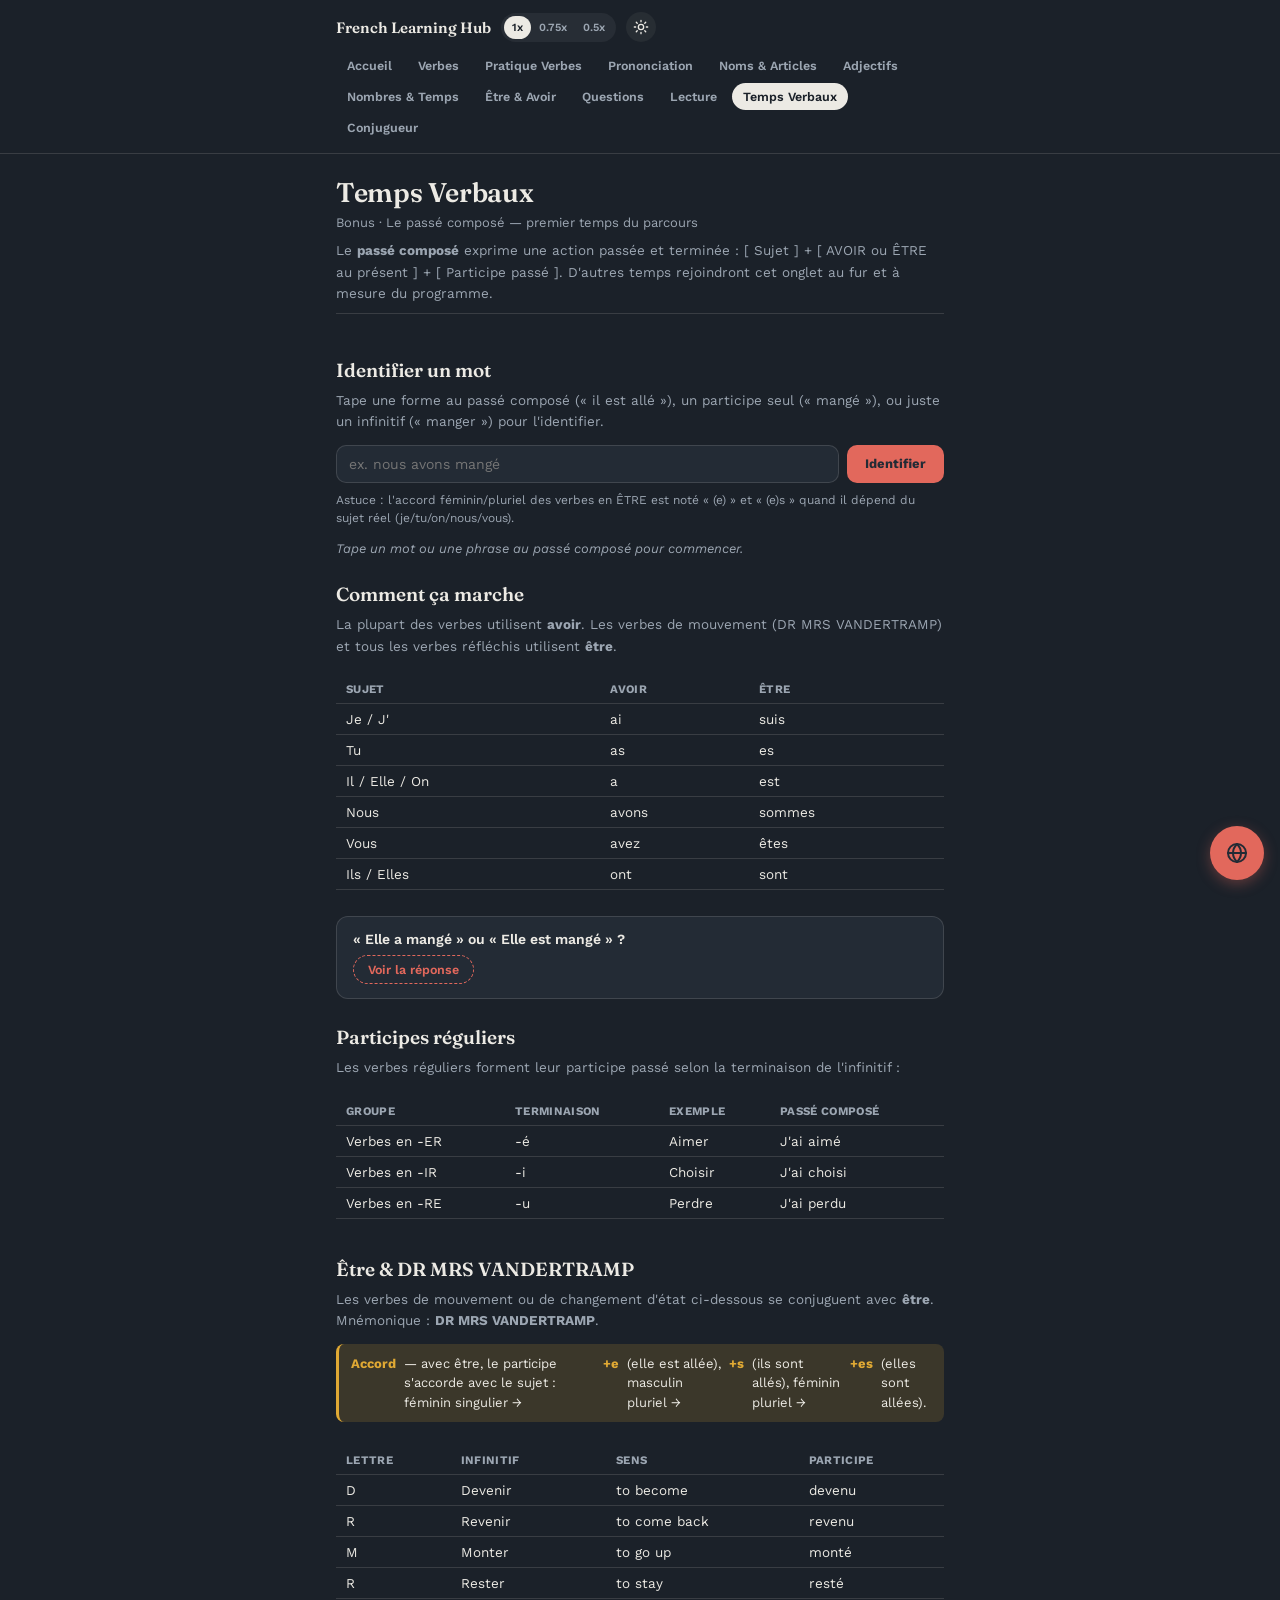
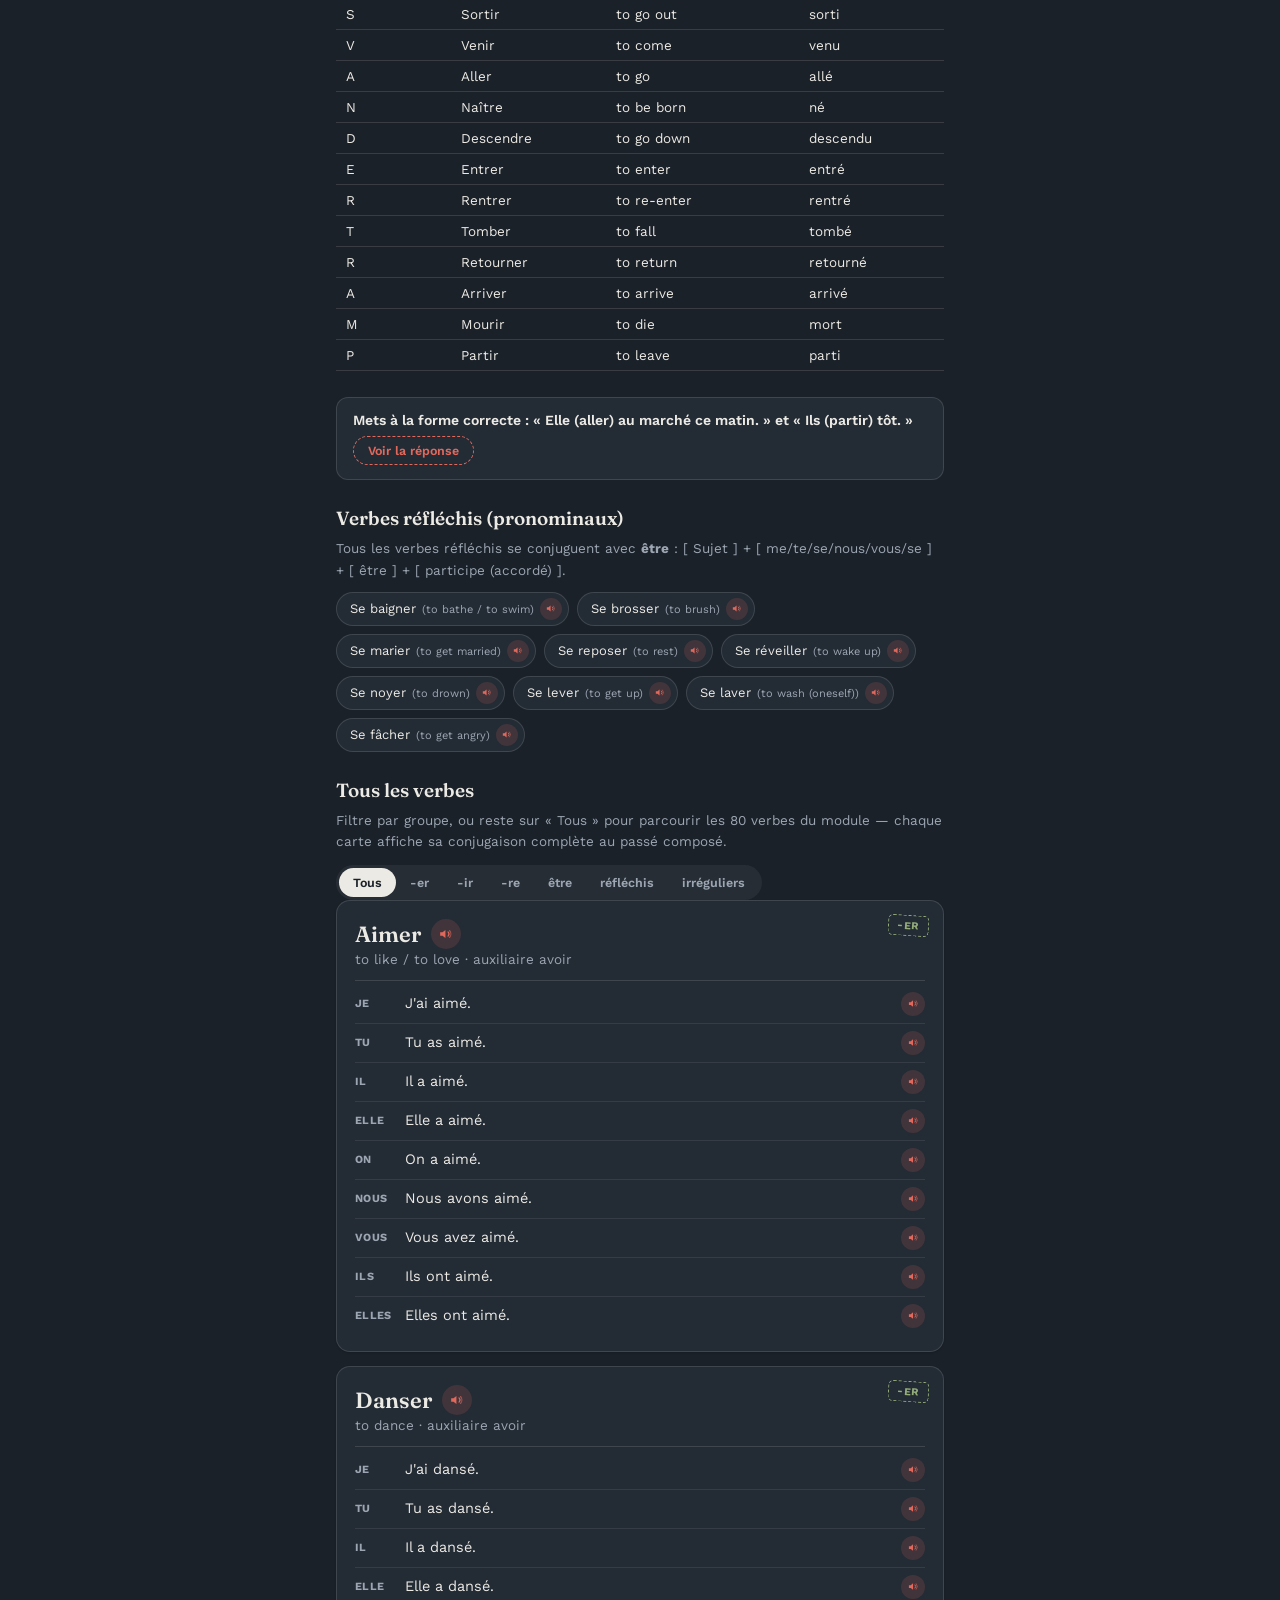
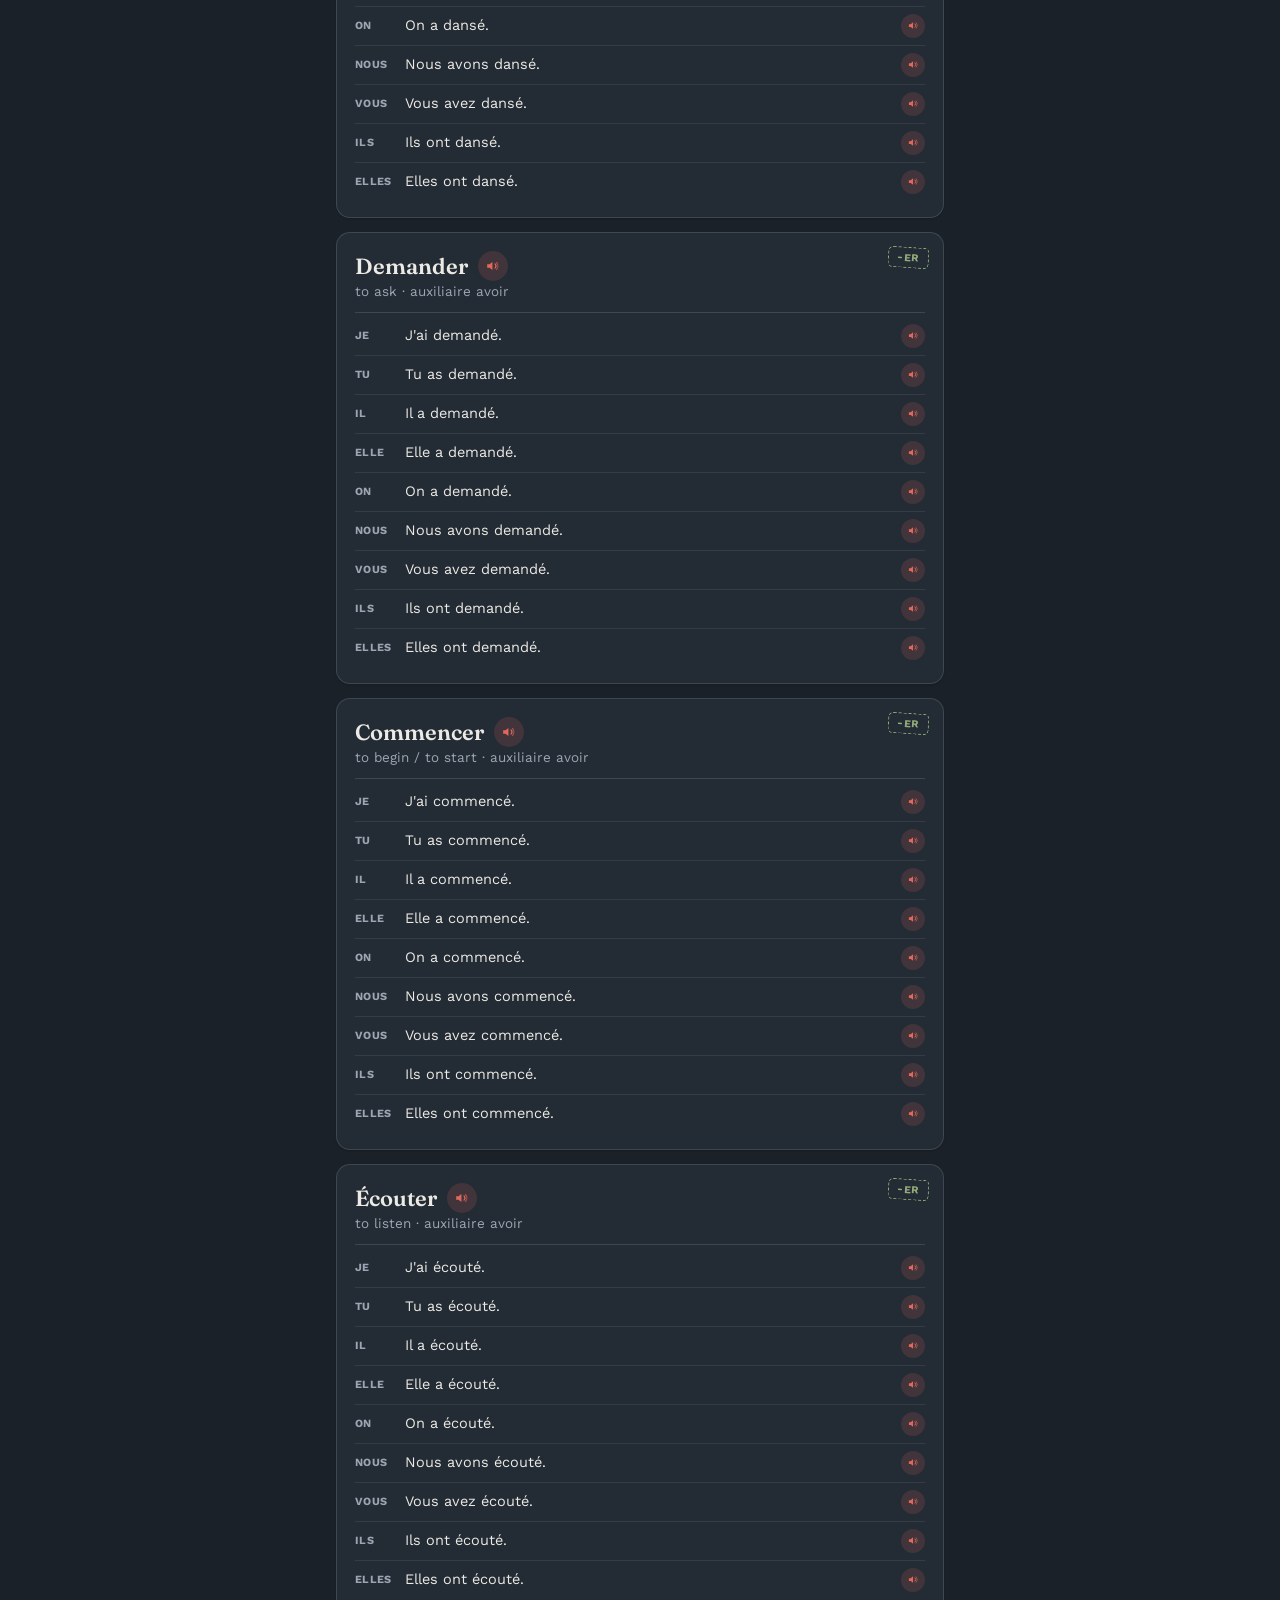
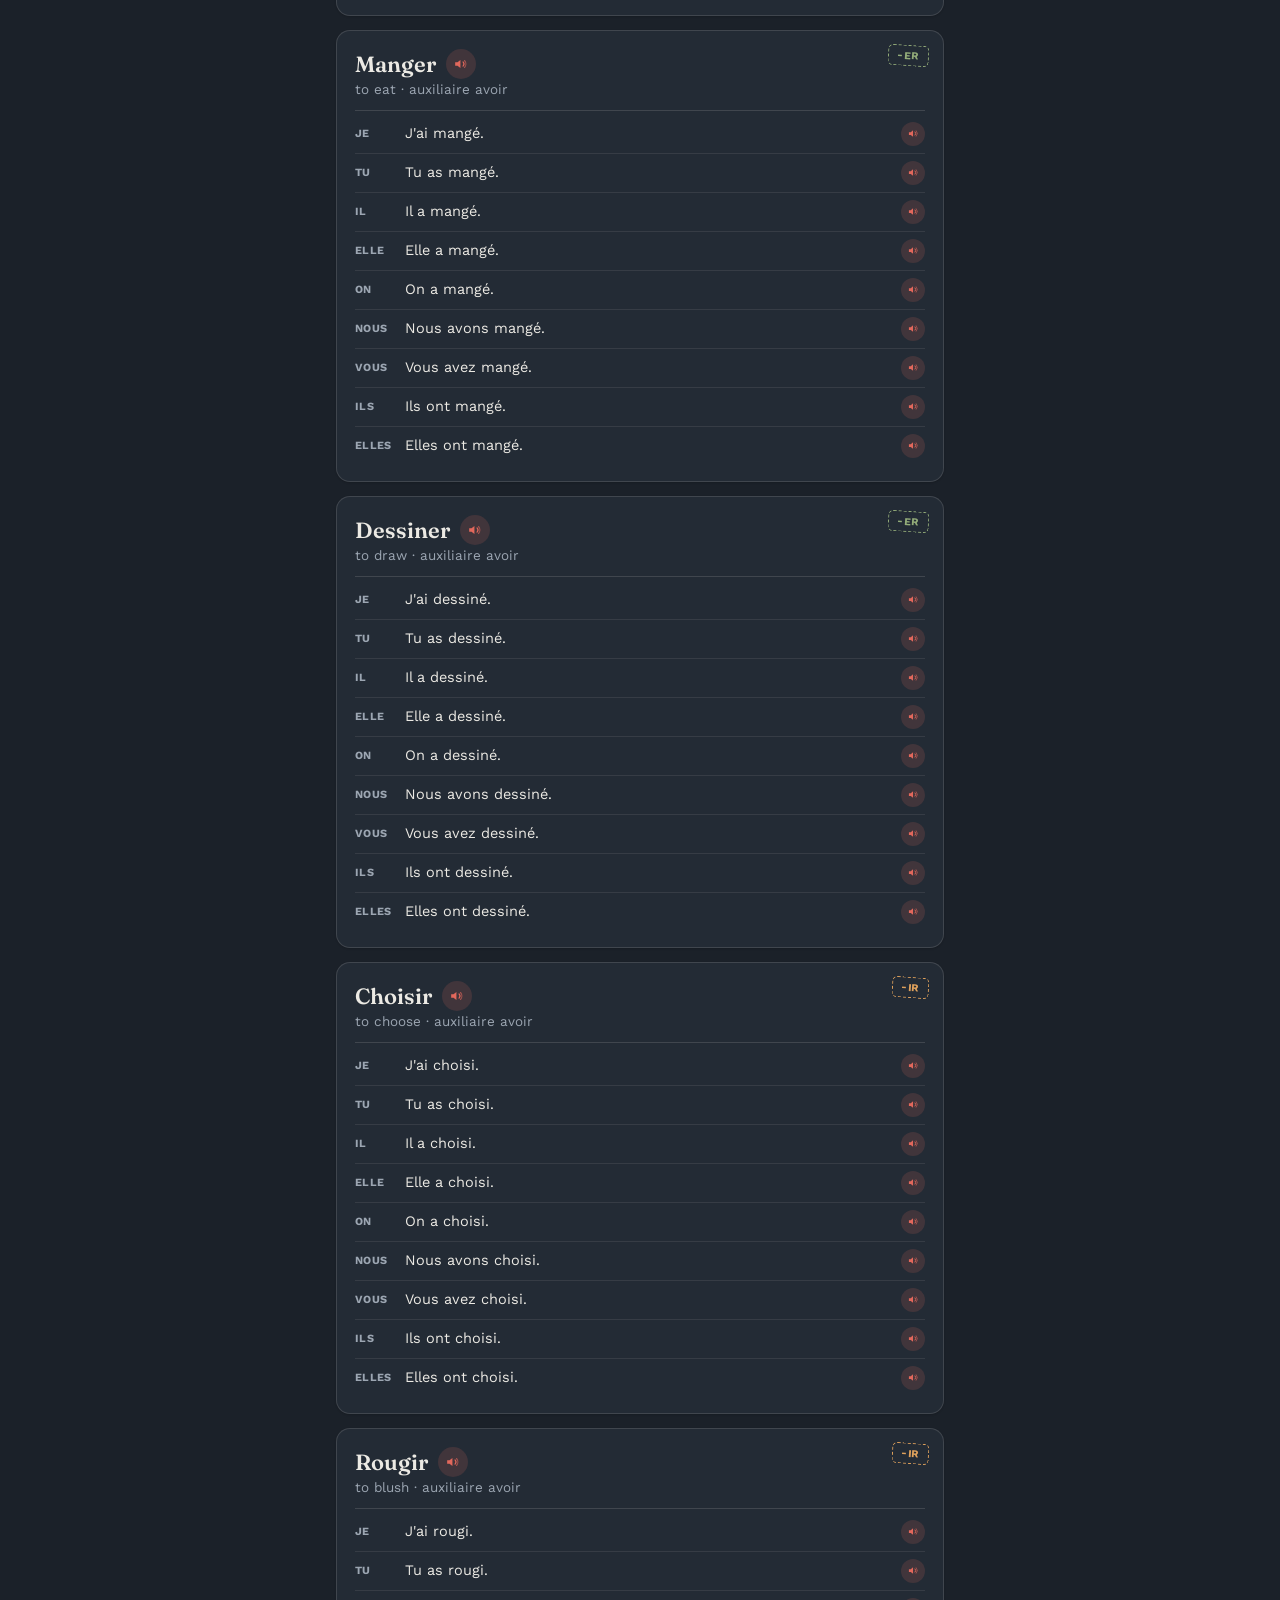
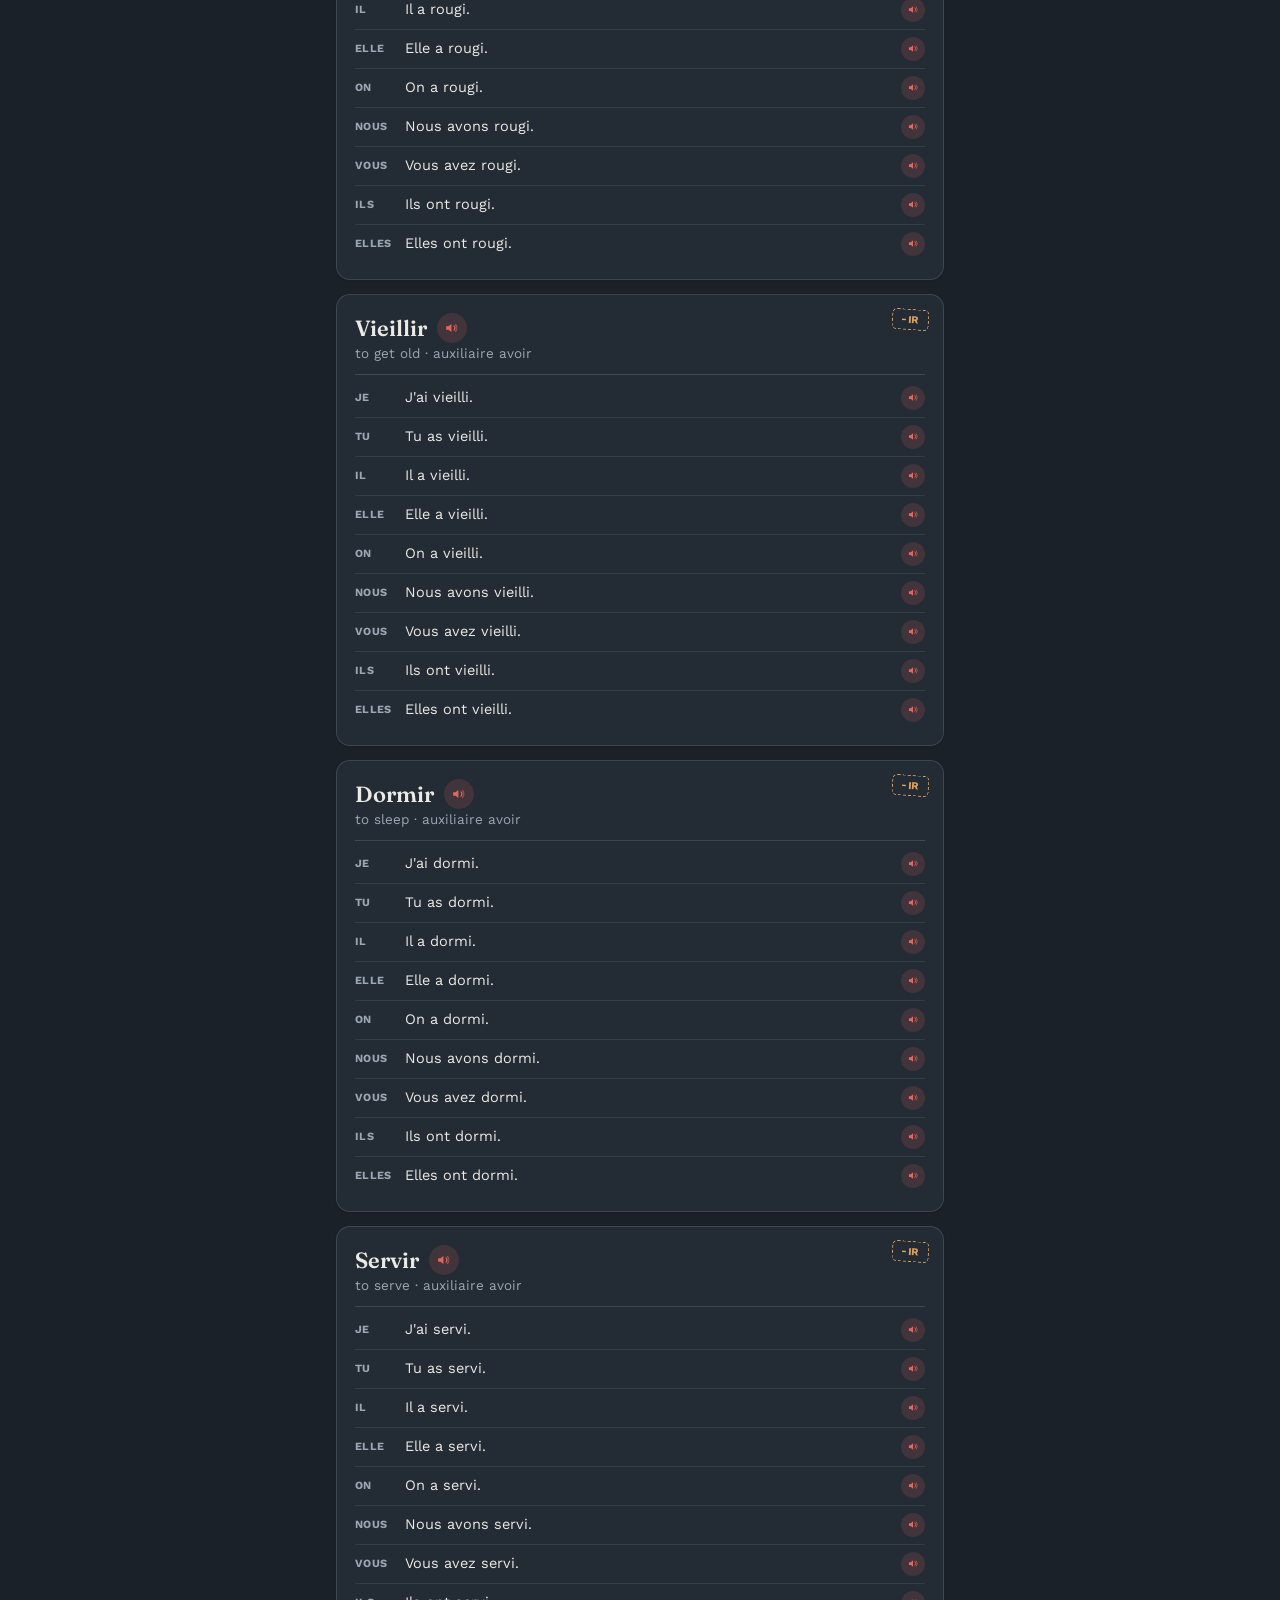
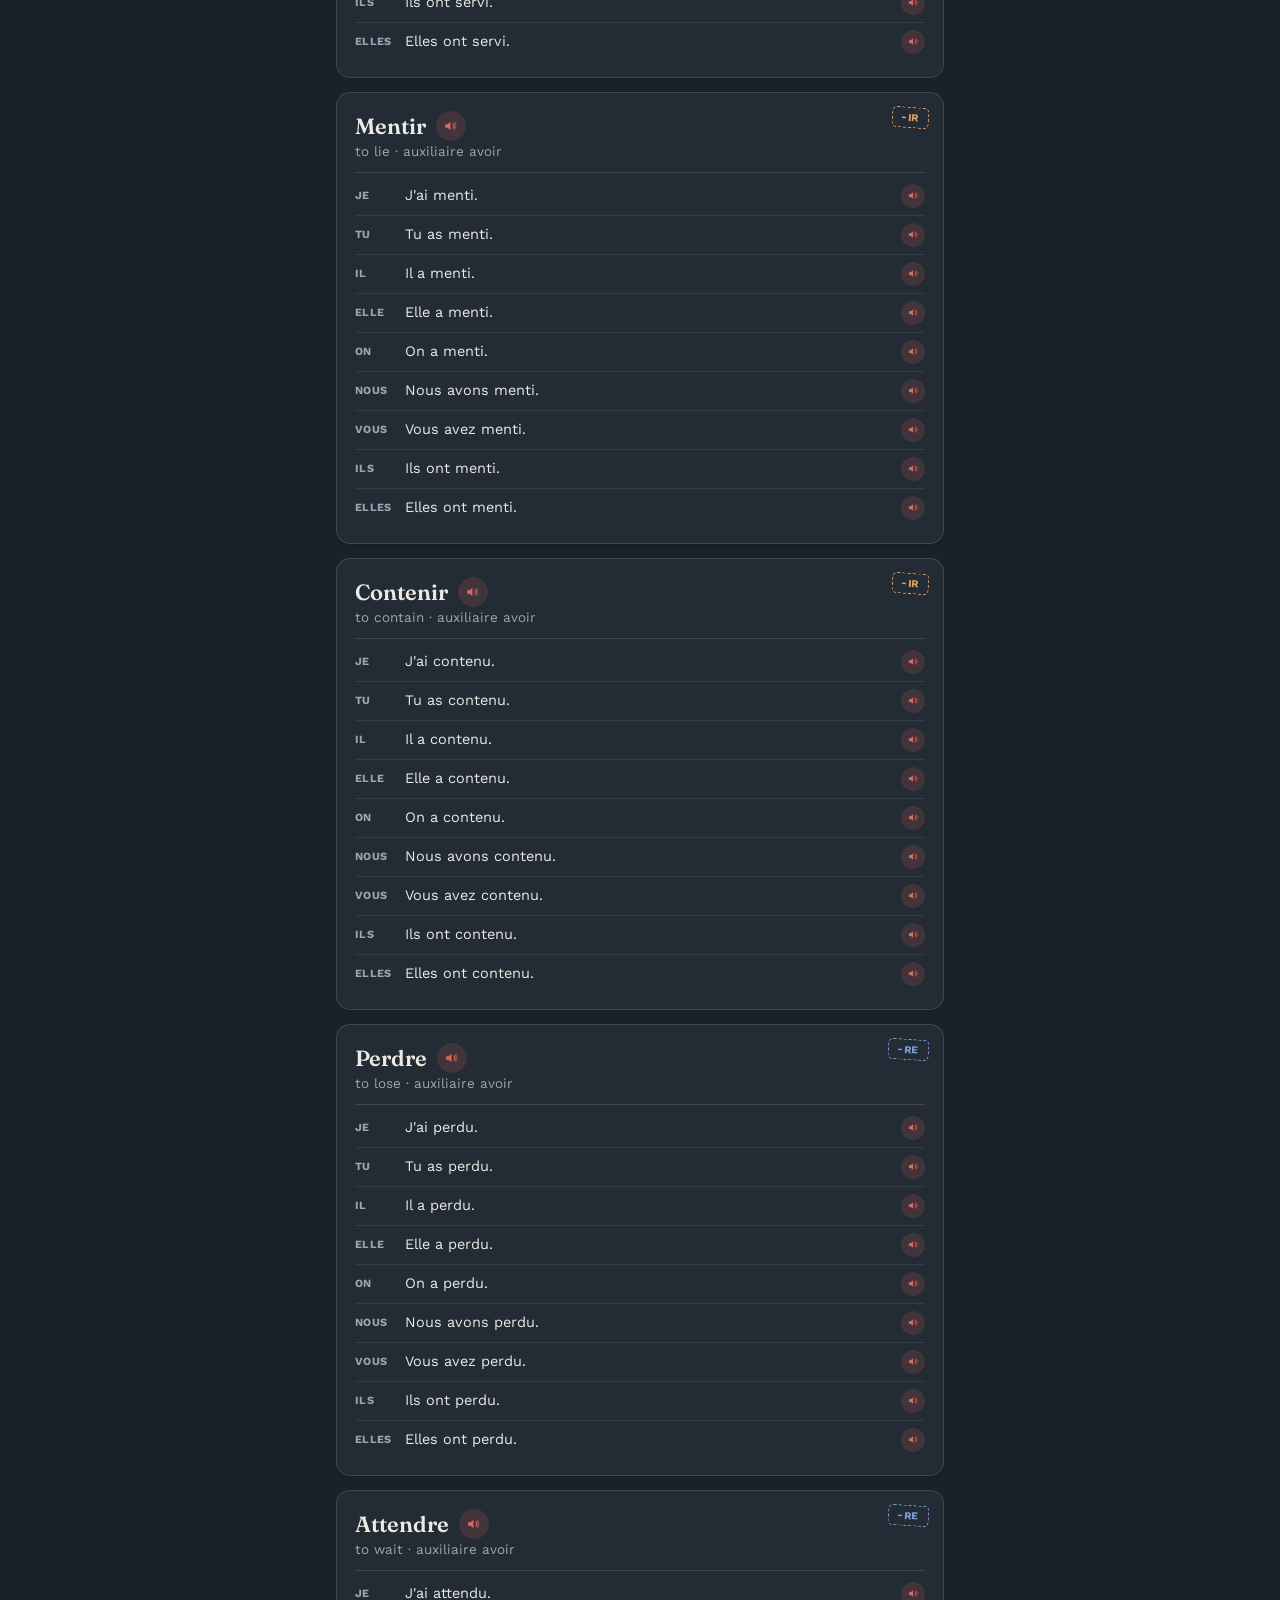
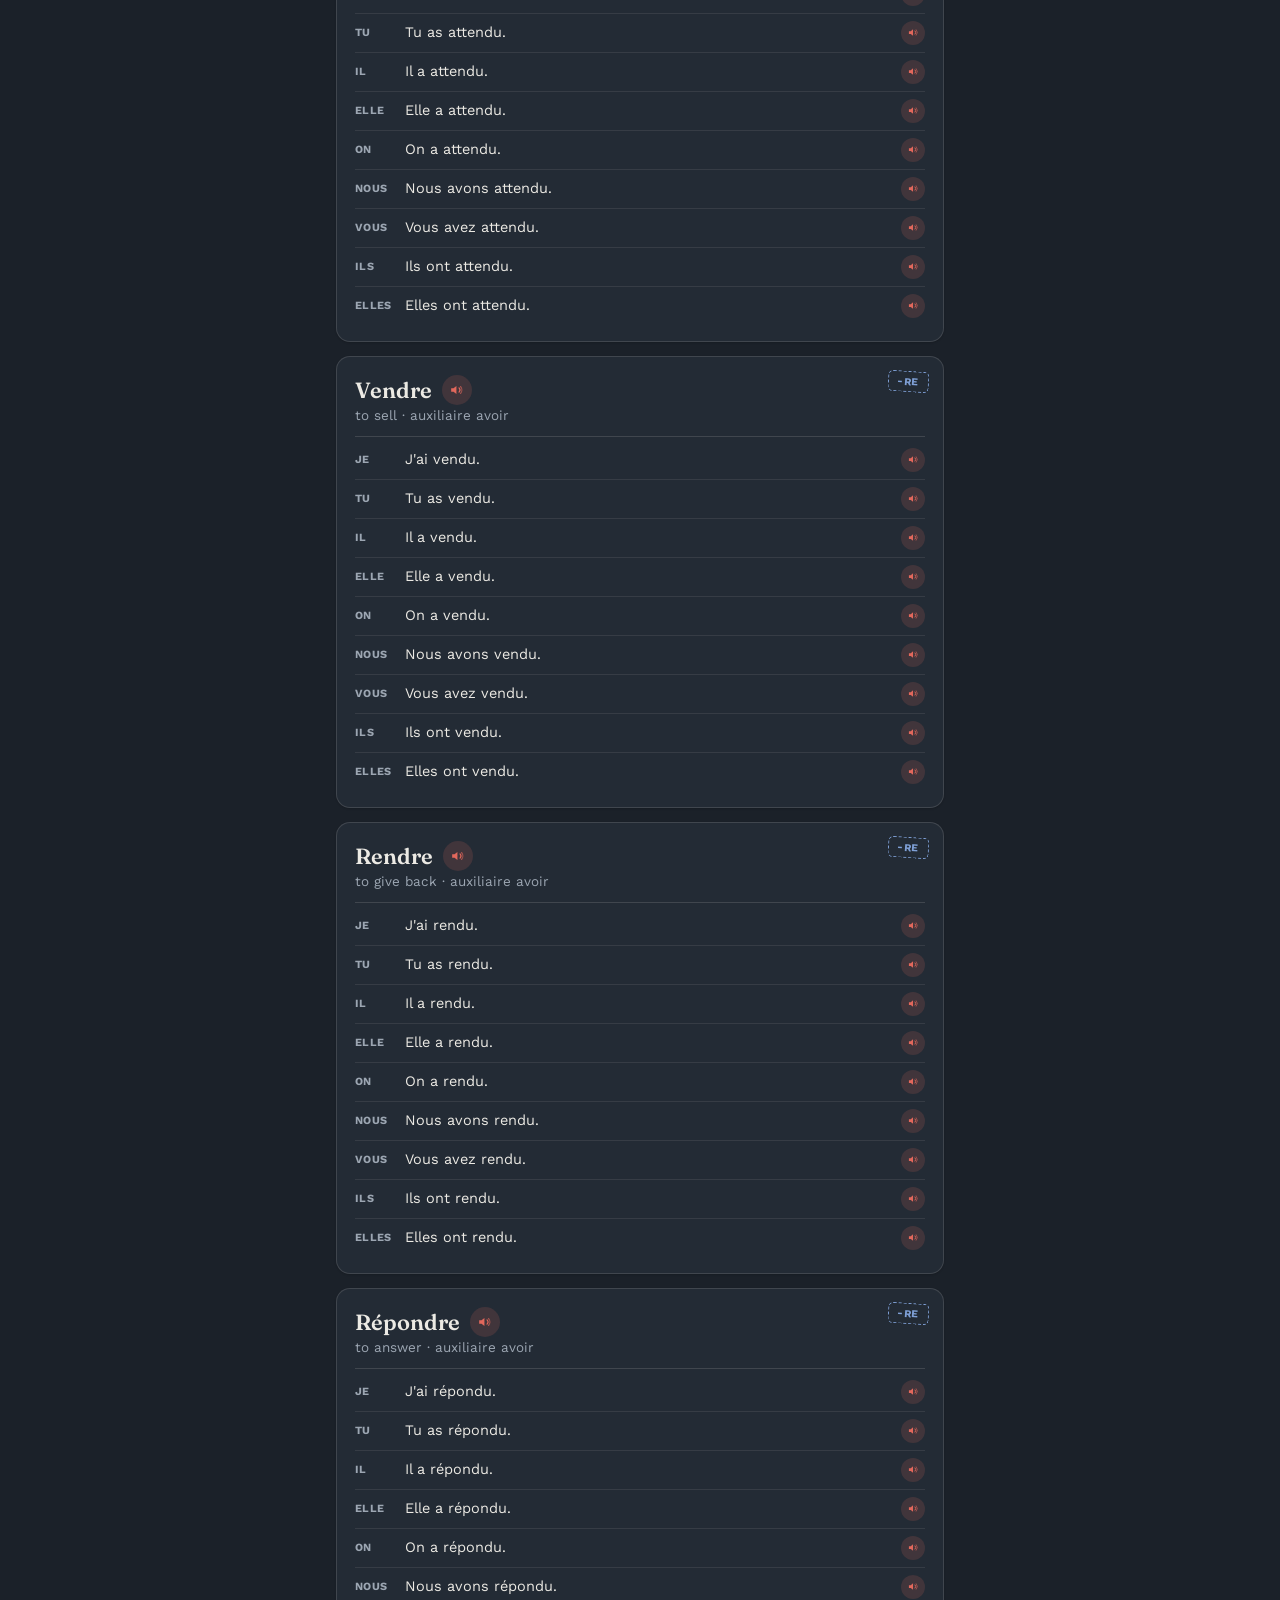
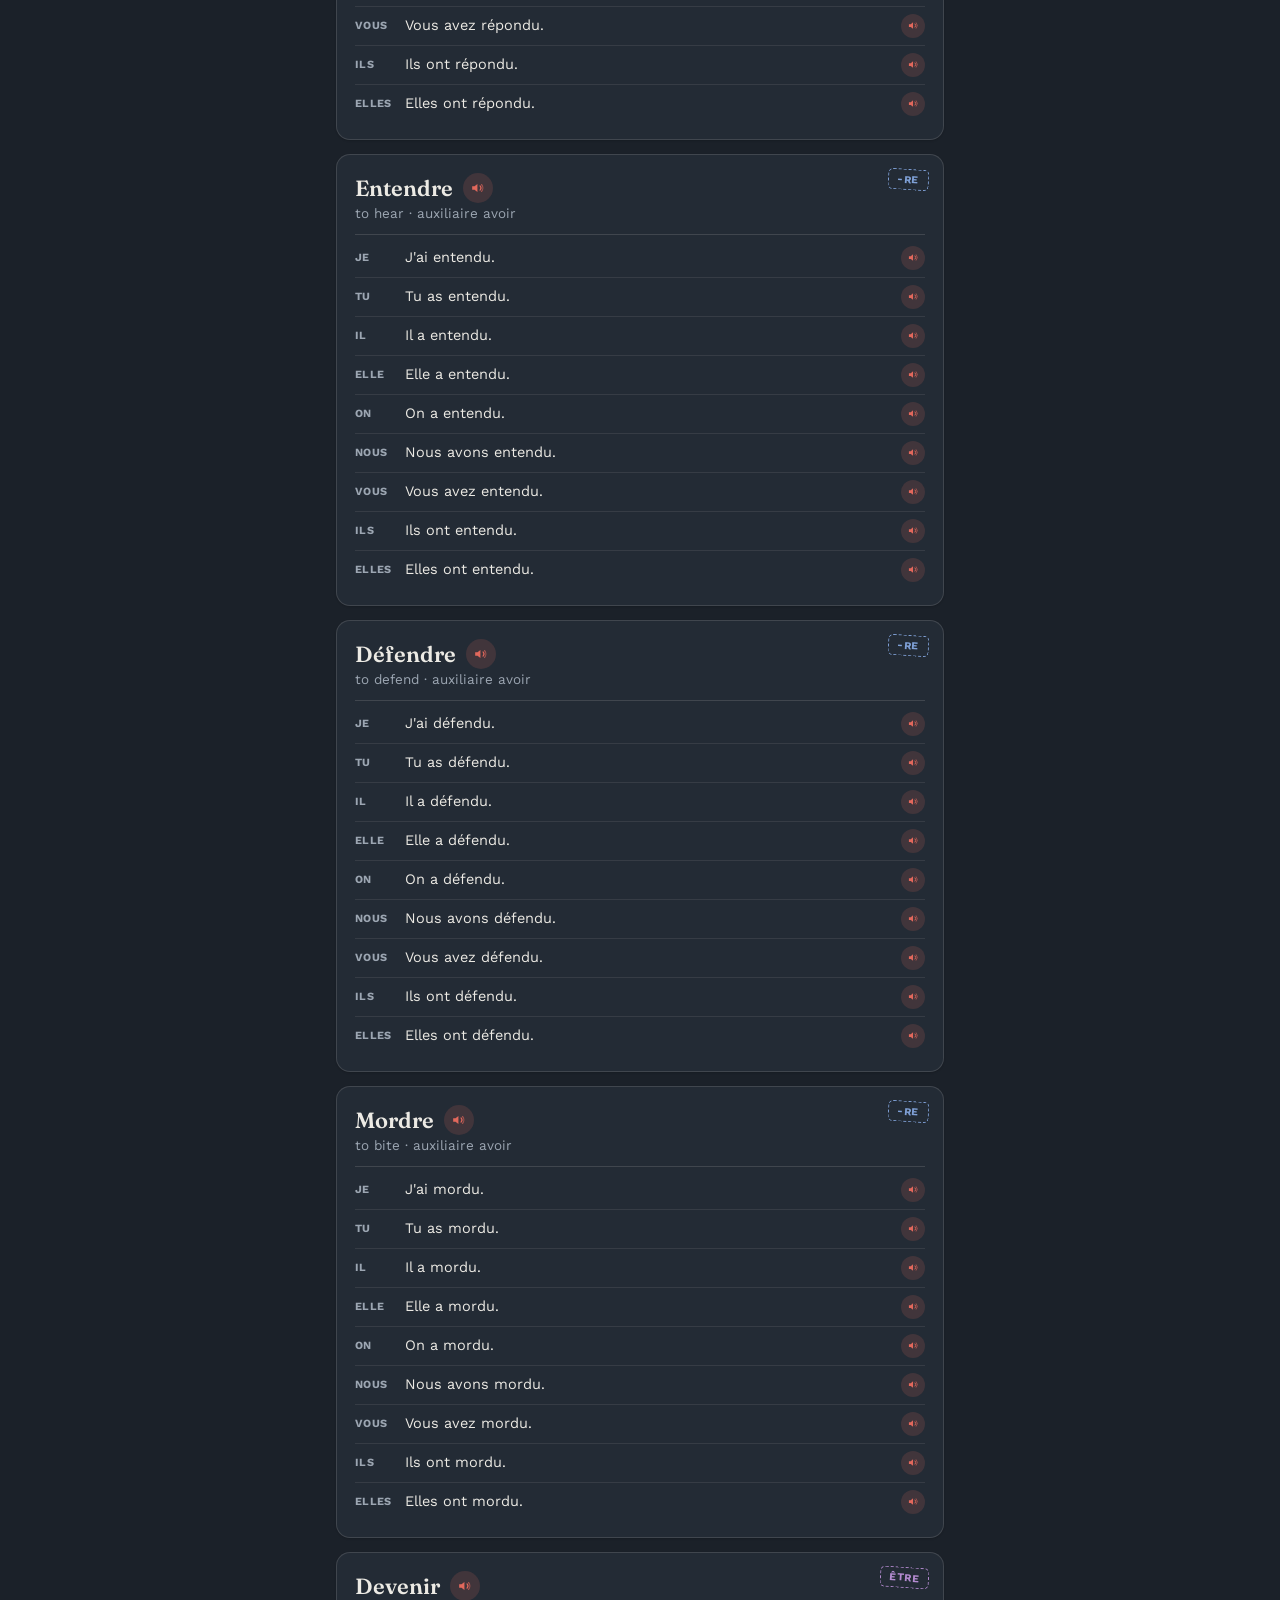
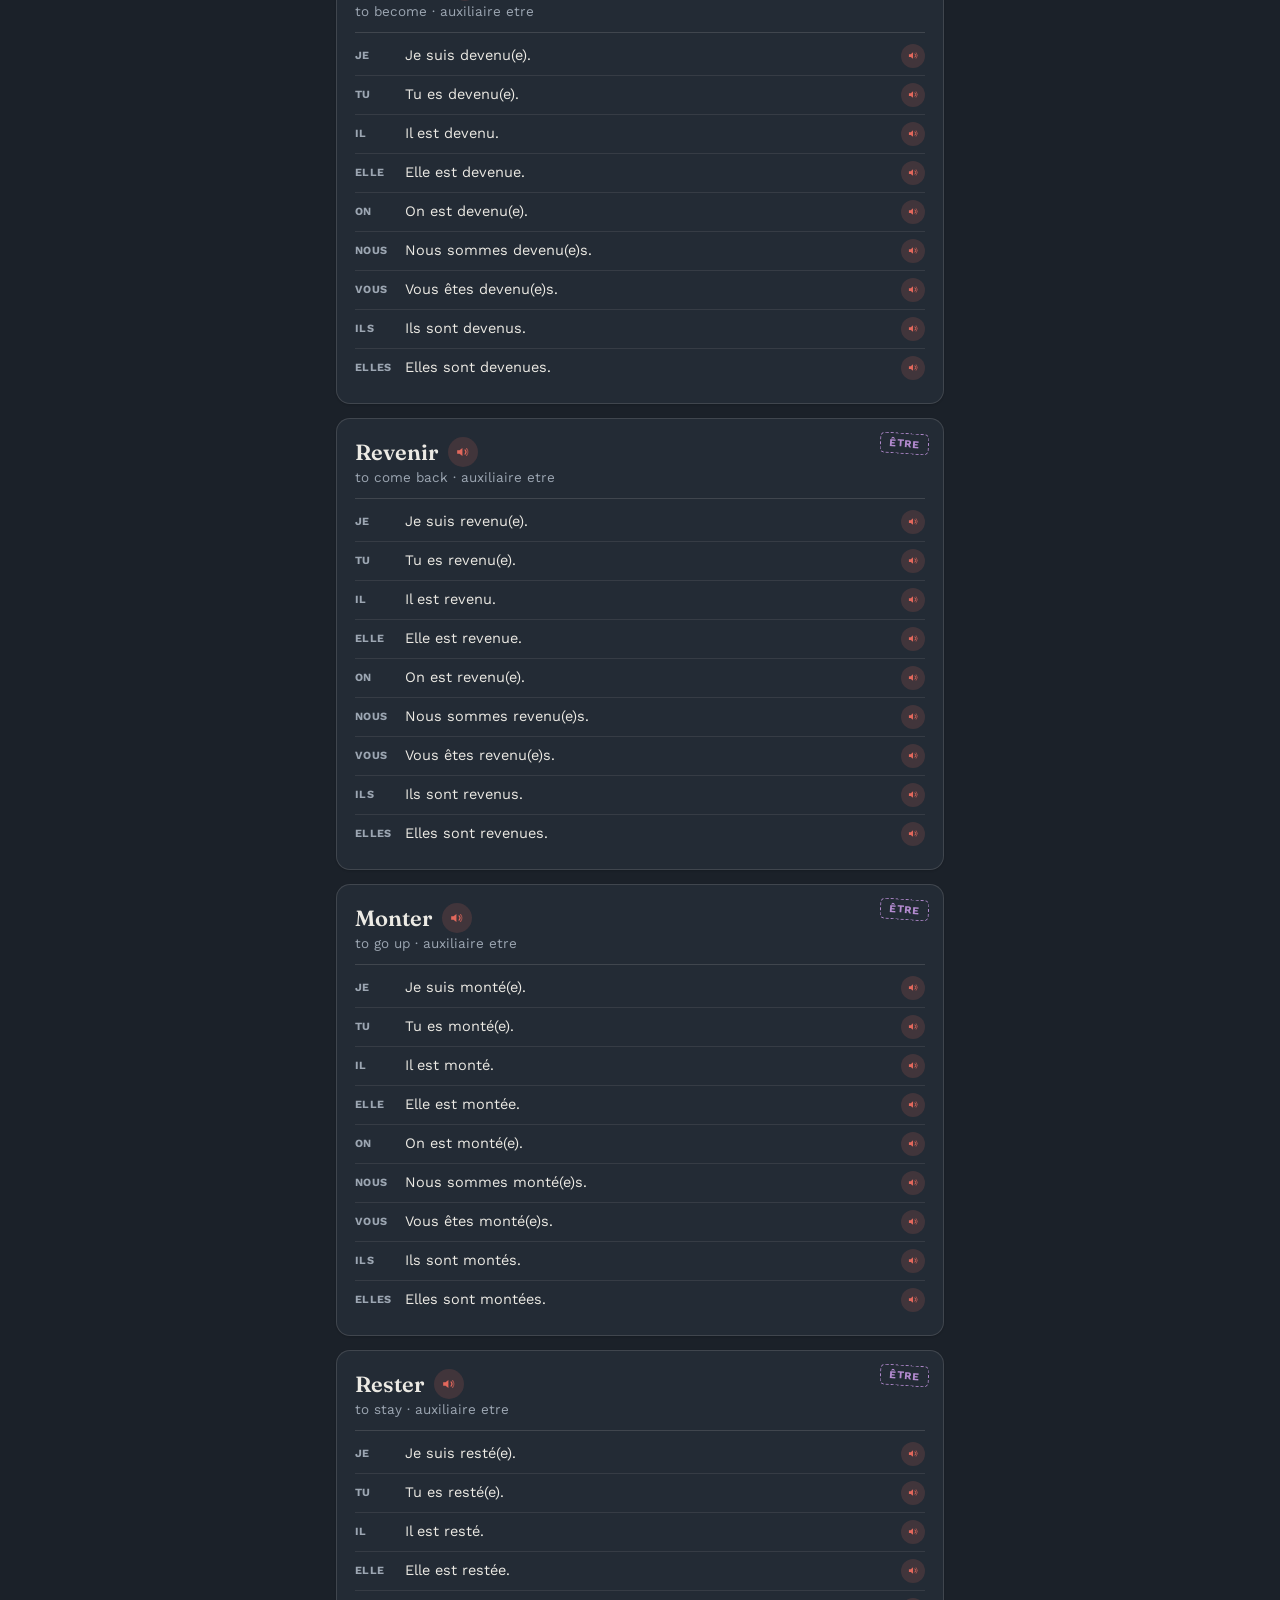
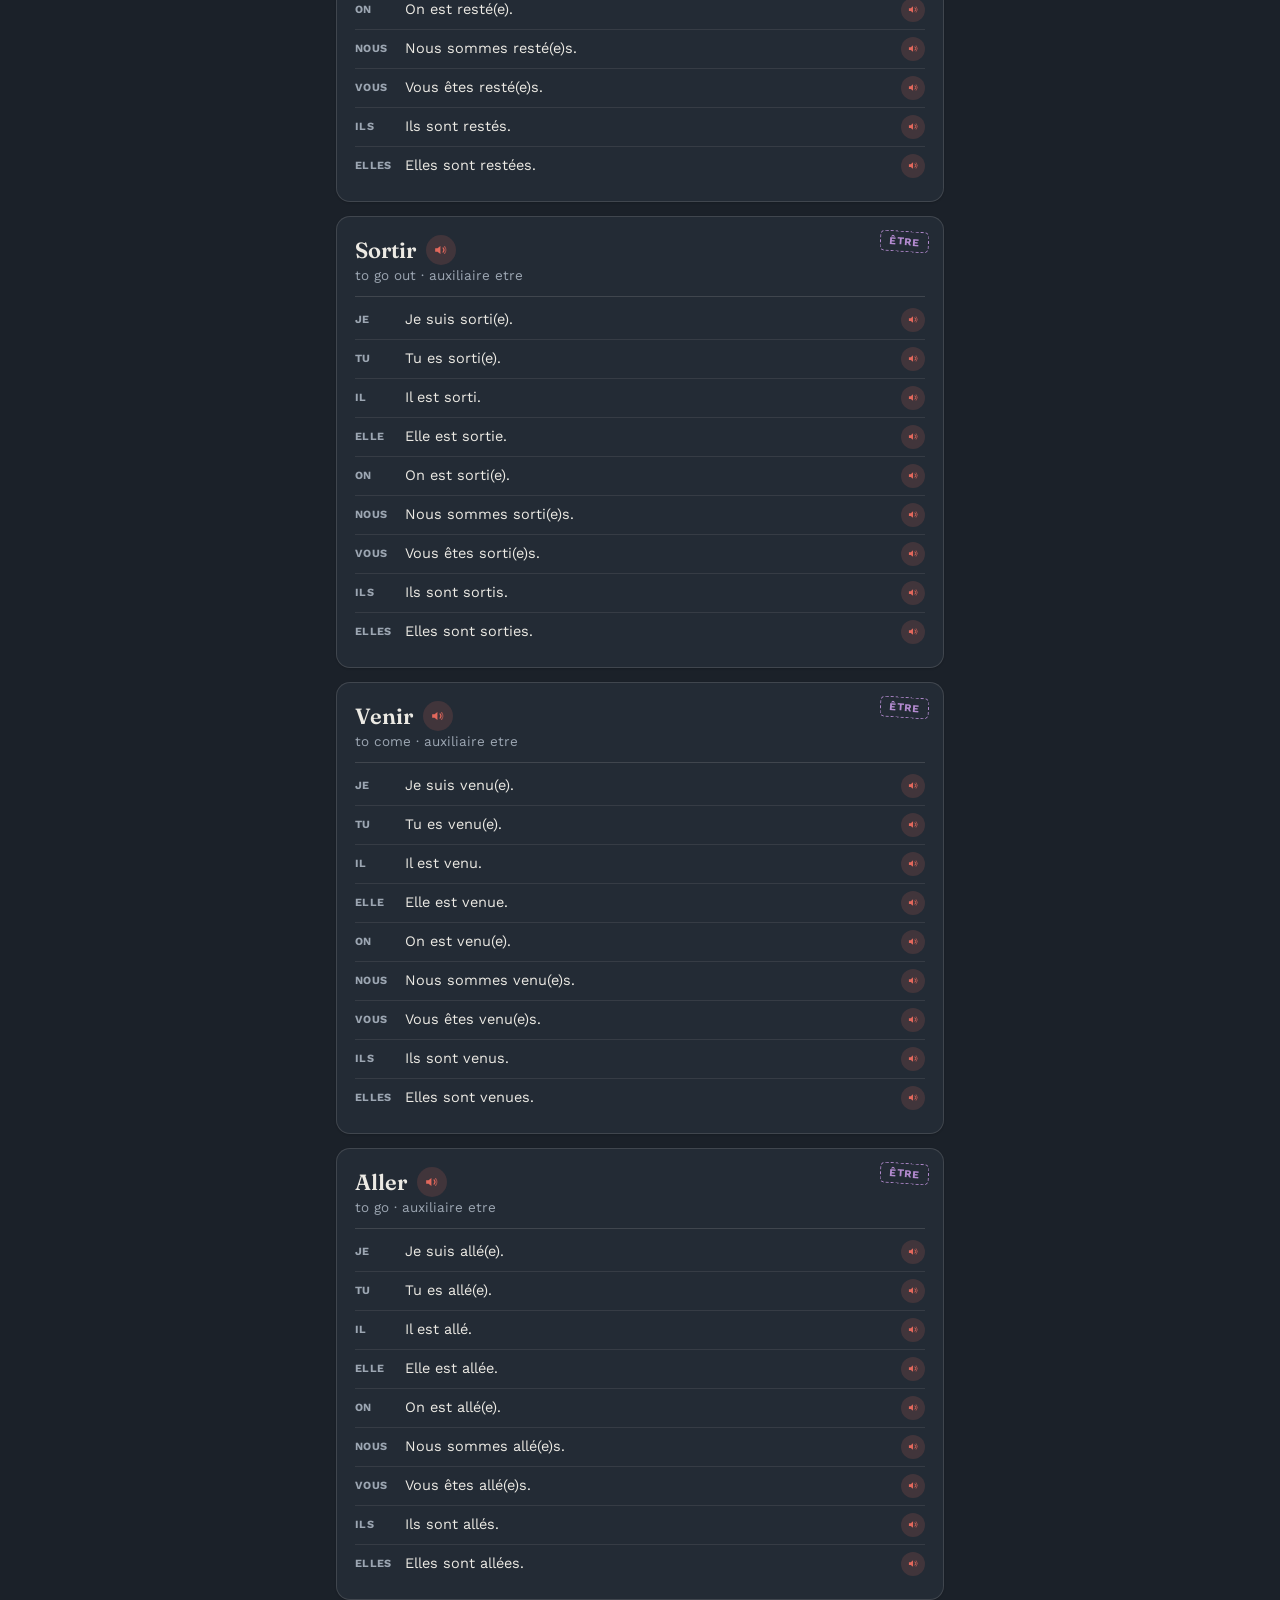
<file: temps-verbaux/index.html>
<!DOCTYPE html>
<html lang="fr">
<head>
<meta charset="UTF-8">
<script id="theme-init">(function(){try{if(localStorage.getItem("theme")==="light")document.documentElement.setAttribute("data-theme","light");}catch(e){}})();</script>
<meta name="viewport" content="width=device-width, initial-scale=1.0">
<title>Passé Composé — French Learning Hub</title>
<link rel="stylesheet" href="../css/styles.css">
<link rel="stylesheet" href="../css/nav.css">
<link rel="stylesheet" href="../css/translate.css">
</head>
<body>
<script>window.NAV_BASE = '../'; window.NAV_ACTIVE = 'temps-verbaux';</script>
<div id="site-nav"></div>
<div class="wrap">
  <header class="hero">
    <div class="title-row">
      <h1>Temps Verbaux</h1>
    </div>
    <div class="subtitle">Bonus · Le passé composé — premier temps du parcours</div>
    <div class="intro">Le <strong>passé composé</strong> exprime une action passée et terminée : [ Sujet ] + [ AVOIR ou ÊTRE au présent ] + [ Participe passé ]. D'autres temps rejoindront cet onglet au fur et à mesure du programme.</div>
    <div class="voice-warning" id="voiceWarning">La lecture vocale n'est pas prise en charge par ce navigateur.</div>
  </header>
  <main>

    <section>
      <h2>Identifier un mot</h2>
      <p>Tape une forme au passé composé (« il est allé »), un participe seul (« mangé »), ou juste un infinitif (« manger ») pour l'identifier.</p>
      <form id="identify-form" class="identify-row">
        <input type="text" id="identify-input" class="identify-input" placeholder="ex. nous avons mangé" autocomplete="off">
        <button type="submit" class="identify-btn">Identifier</button>
      </form>
      <div class="identify-hint">Astuce : l'accord féminin/pluriel des verbes en ÊTRE est noté « (e) » et « (e)s » quand il dépend du sujet réel (je/tu/on/nous/vous).</div>
      <div class="identify-result" id="identify-result"></div>
    </section>

    <section>
      <h2>Comment ça marche</h2>
      <p>La plupart des verbes utilisent <strong>avoir</strong>. Les verbes de mouvement (DR MRS VANDERTRAMP) et tous les verbes réfléchis utilisent <strong>être</strong>.</p>
      <div class="rule-table-wrap">
        <table class="rule-table">
          <thead><tr><th>Sujet</th><th>Avoir</th><th>Être</th></tr></thead>
          <tbody>
            <tr><td>Je / J'</td><td>ai</td><td>suis</td></tr>
            <tr><td>Tu</td><td>as</td><td>es</td></tr>
            <tr><td>Il / Elle / On</td><td>a</td><td>est</td></tr>
            <tr><td>Nous</td><td>avons</td><td>sommes</td></tr>
            <tr><td>Vous</td><td>avez</td><td>êtes</td></tr>
            <tr><td>Ils / Elles</td><td>ont</td><td>sont</td></tr>
          </tbody>
        </table>
      </div>
      <div class="self-check">
        <div class="q">« Elle a mangé » ou « Elle est mangé » ?</div>
        <button class="reveal-btn">Voir la réponse</button>
        <div class="answer">« Elle a mangé. » — manger n'est pas dans DR MRS VANDERTRAMP, donc il prend avoir.</div>
      </div>
    </section>

    <section>
      <h2>Participes réguliers</h2>
      <p>Les verbes réguliers forment leur participe passé selon la terminaison de l'infinitif :</p>
      <div class="rule-table-wrap">
        <table class="rule-table">
          <thead><tr><th>Groupe</th><th>Terminaison</th><th>Exemple</th><th>Passé composé</th></tr></thead>
          <tbody>
            <tr><td>Verbes en -ER</td><td>-é</td><td>Aimer</td><td>J'ai aimé</td></tr>
            <tr><td>Verbes en -IR</td><td>-i</td><td>Choisir</td><td>J'ai choisi</td></tr>
            <tr><td>Verbes en -RE</td><td>-u</td><td>Perdre</td><td>J'ai perdu</td></tr>
          </tbody>
        </table>
      </div>
    </section>

    <section>
      <h2>Être & DR MRS VANDERTRAMP</h2>
      <p>Les verbes de mouvement ou de changement d'état ci-dessous se conjuguent avec <strong>être</strong>. Mnémonique : <strong>DR MRS VANDERTRAMP</strong>.</p>
      <div class="trap">
        <strong>Accord</strong> — avec être, le participe s'accorde avec le sujet : féminin singulier → <strong>+e</strong> (elle est allée), masculin pluriel → <strong>+s</strong> (ils sont allés), féminin pluriel → <strong>+es</strong> (elles sont allées).
      </div>
      <div class="rule-table-wrap">
        <table class="rule-table">
          <thead><tr><th>Lettre</th><th>Infinitif</th><th>Sens</th><th>Participe</th></tr></thead>
          <tbody>
            <tr><td>D</td><td>Devenir</td><td>to become</td><td>devenu</td></tr>
            <tr><td>R</td><td>Revenir</td><td>to come back</td><td>revenu</td></tr>
            <tr><td>M</td><td>Monter</td><td>to go up</td><td>monté</td></tr>
            <tr><td>R</td><td>Rester</td><td>to stay</td><td>resté</td></tr>
            <tr><td>S</td><td>Sortir</td><td>to go out</td><td>sorti</td></tr>
            <tr><td>V</td><td>Venir</td><td>to come</td><td>venu</td></tr>
            <tr><td>A</td><td>Aller</td><td>to go</td><td>allé</td></tr>
            <tr><td>N</td><td>Naître</td><td>to be born</td><td>né</td></tr>
            <tr><td>D</td><td>Descendre</td><td>to go down</td><td>descendu</td></tr>
            <tr><td>E</td><td>Entrer</td><td>to enter</td><td>entré</td></tr>
            <tr><td>R</td><td>Rentrer</td><td>to re-enter</td><td>rentré</td></tr>
            <tr><td>T</td><td>Tomber</td><td>to fall</td><td>tombé</td></tr>
            <tr><td>R</td><td>Retourner</td><td>to return</td><td>retourné</td></tr>
            <tr><td>A</td><td>Arriver</td><td>to arrive</td><td>arrivé</td></tr>
            <tr><td>M</td><td>Mourir</td><td>to die</td><td>mort</td></tr>
            <tr><td>P</td><td>Partir</td><td>to leave</td><td>parti</td></tr>
          </tbody>
        </table>
      </div>
      <div class="self-check">
        <div class="q">Mets à la forme correcte : « Elle (aller) au marché ce matin. » et « Ils (partir) tôt. »</div>
        <button class="reveal-btn">Voir la réponse</button>
        <div class="answer">Elle est allée au marché ce matin. · Ils sont partis tôt.</div>
      </div>
    </section>

    <section>
      <h2>Verbes réfléchis (pronominaux)</h2>
      <p>Tous les verbes réfléchis se conjuguent avec <strong>être</strong> : [ Sujet ] + [ me/te/se/nous/vous/se ] + [ être ] + [ participe (accordé) ].</p>
      <div class="word-list" id="reflexive-list"></div>
    </section>

    <section>
      <h2>Tous les verbes</h2>
      <p>Filtre par groupe, ou reste sur « Tous » pour parcourir les 80 verbes du module — chaque carte affiche sa conjugaison complète au passé composé.</p>
      <div class="row">
        <div class="seg" role="group" aria-label="Groupe de verbes">
          <button class="cat-ALL active" data-group="ALL">Tous</button>
          <button class="cat-ER" data-group="ER">-er</button>
          <button class="cat-IR" data-group="IR">-ir</button>
          <button class="cat-RE" data-group="RE">-re</button>
          <button class="cat-ETRE" data-group="ETRE">être</button>
          <button class="cat-REFL" data-group="REFL">réfléchis</button>
          <button class="cat-IRR" data-group="IRR">irréguliers</button>
        </div>
      </div>
      <div id="verb-list"></div>
    </section>

  </main>
  <div class="foot-note">D'après les notes de cours sur le passé composé — auxiliaires, participes réguliers, DR MRS VANDERTRAMP et verbes réfléchis. D'autres temps (imparfait, futur…) viendront compléter cet onglet.</div>
</div>
<script src="../js/voice.js"></script>
<script src="../js/clearable-input.js"></script>
<script src="../js/nav.js"></script>
<script src="../js/translate.js"></script>
<script src="../js/interactive.js"></script>
<script src="js/data/passe-compose.js"></script>
<script src="js/app.js"></script>
</body>
</html>
</file>
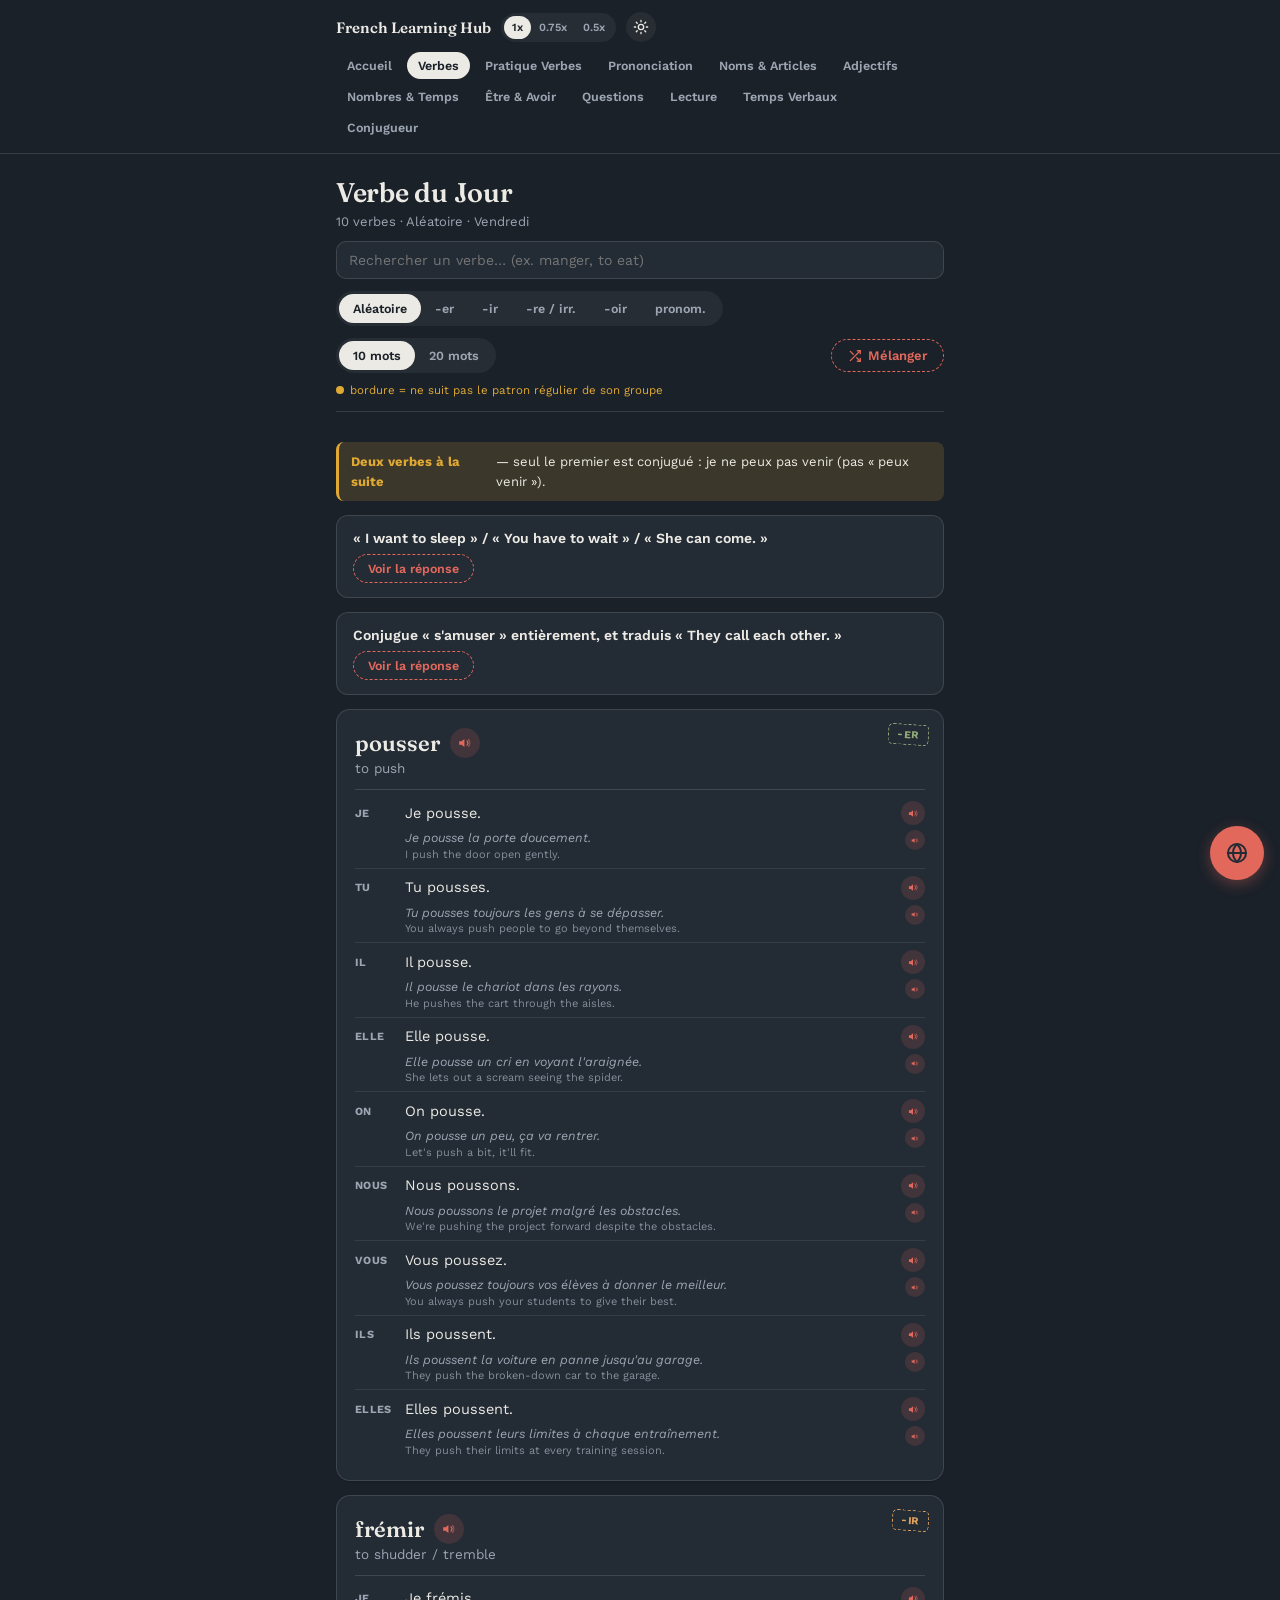
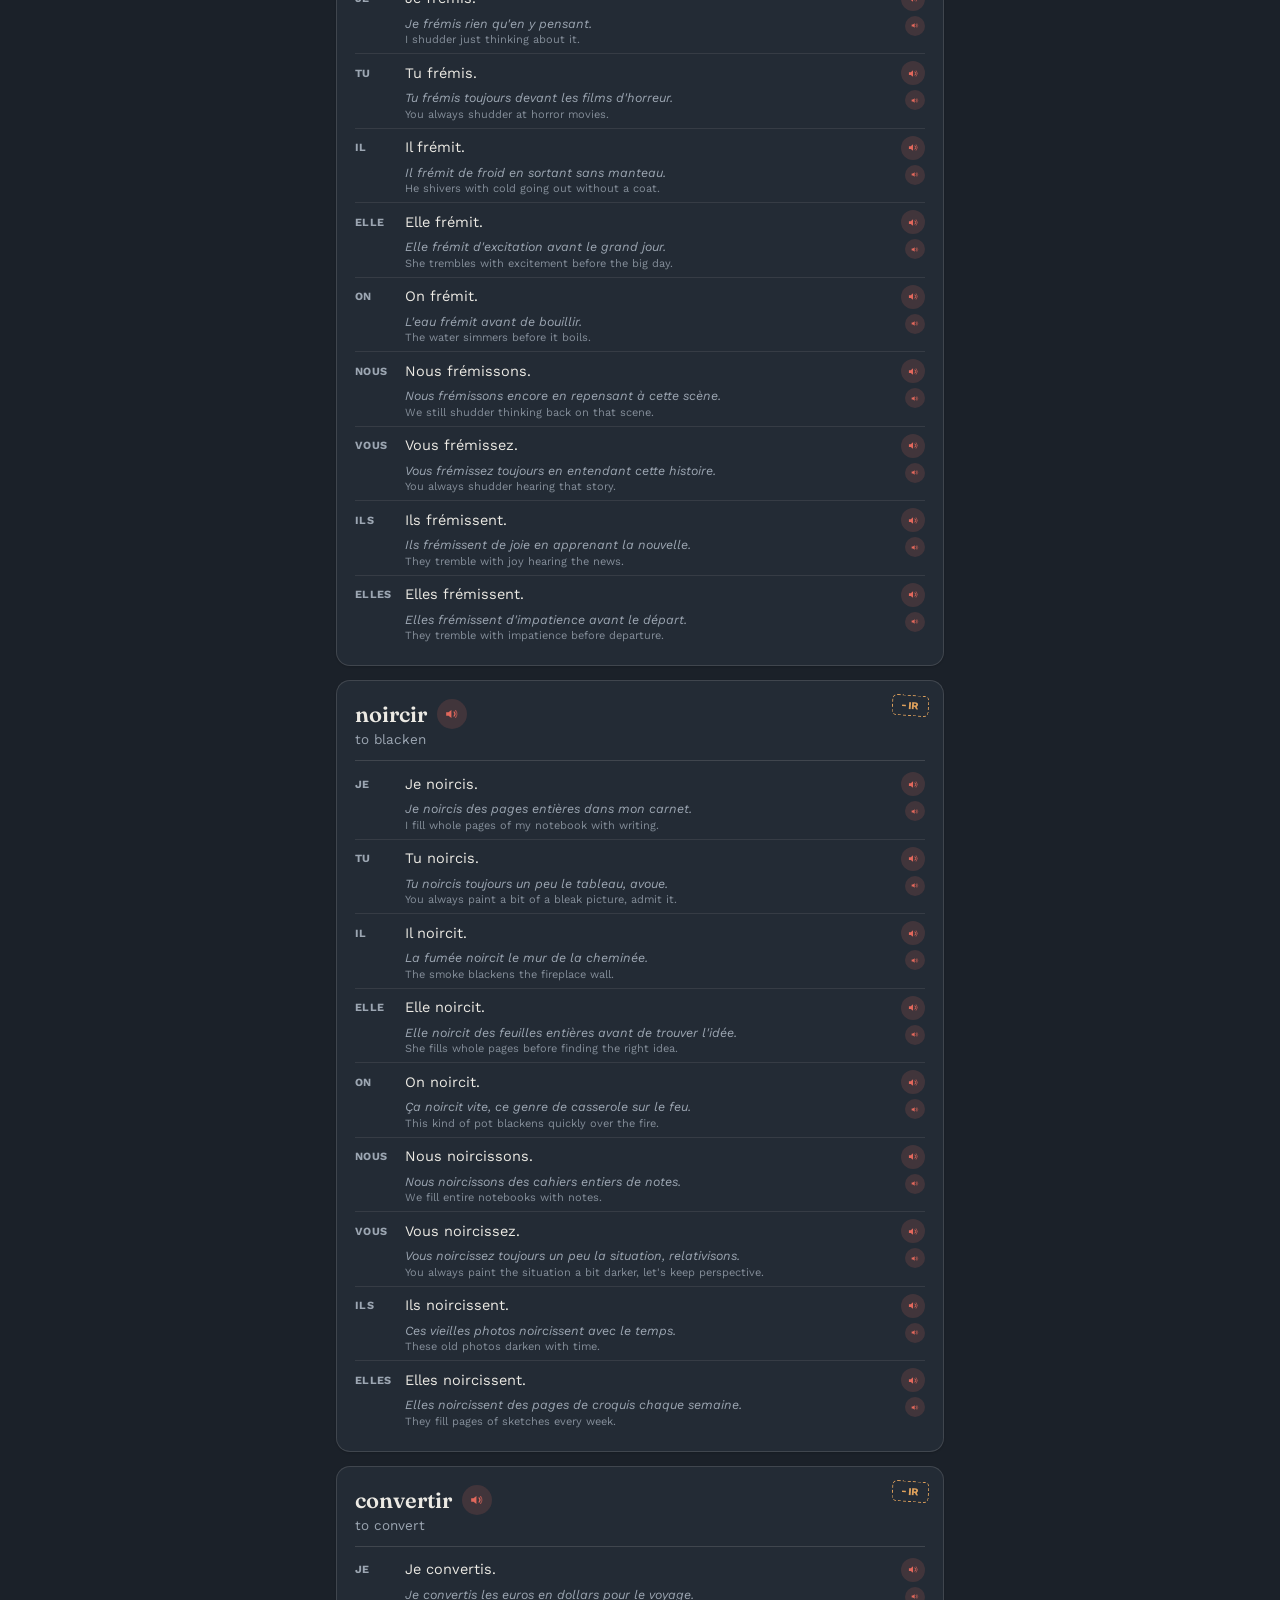
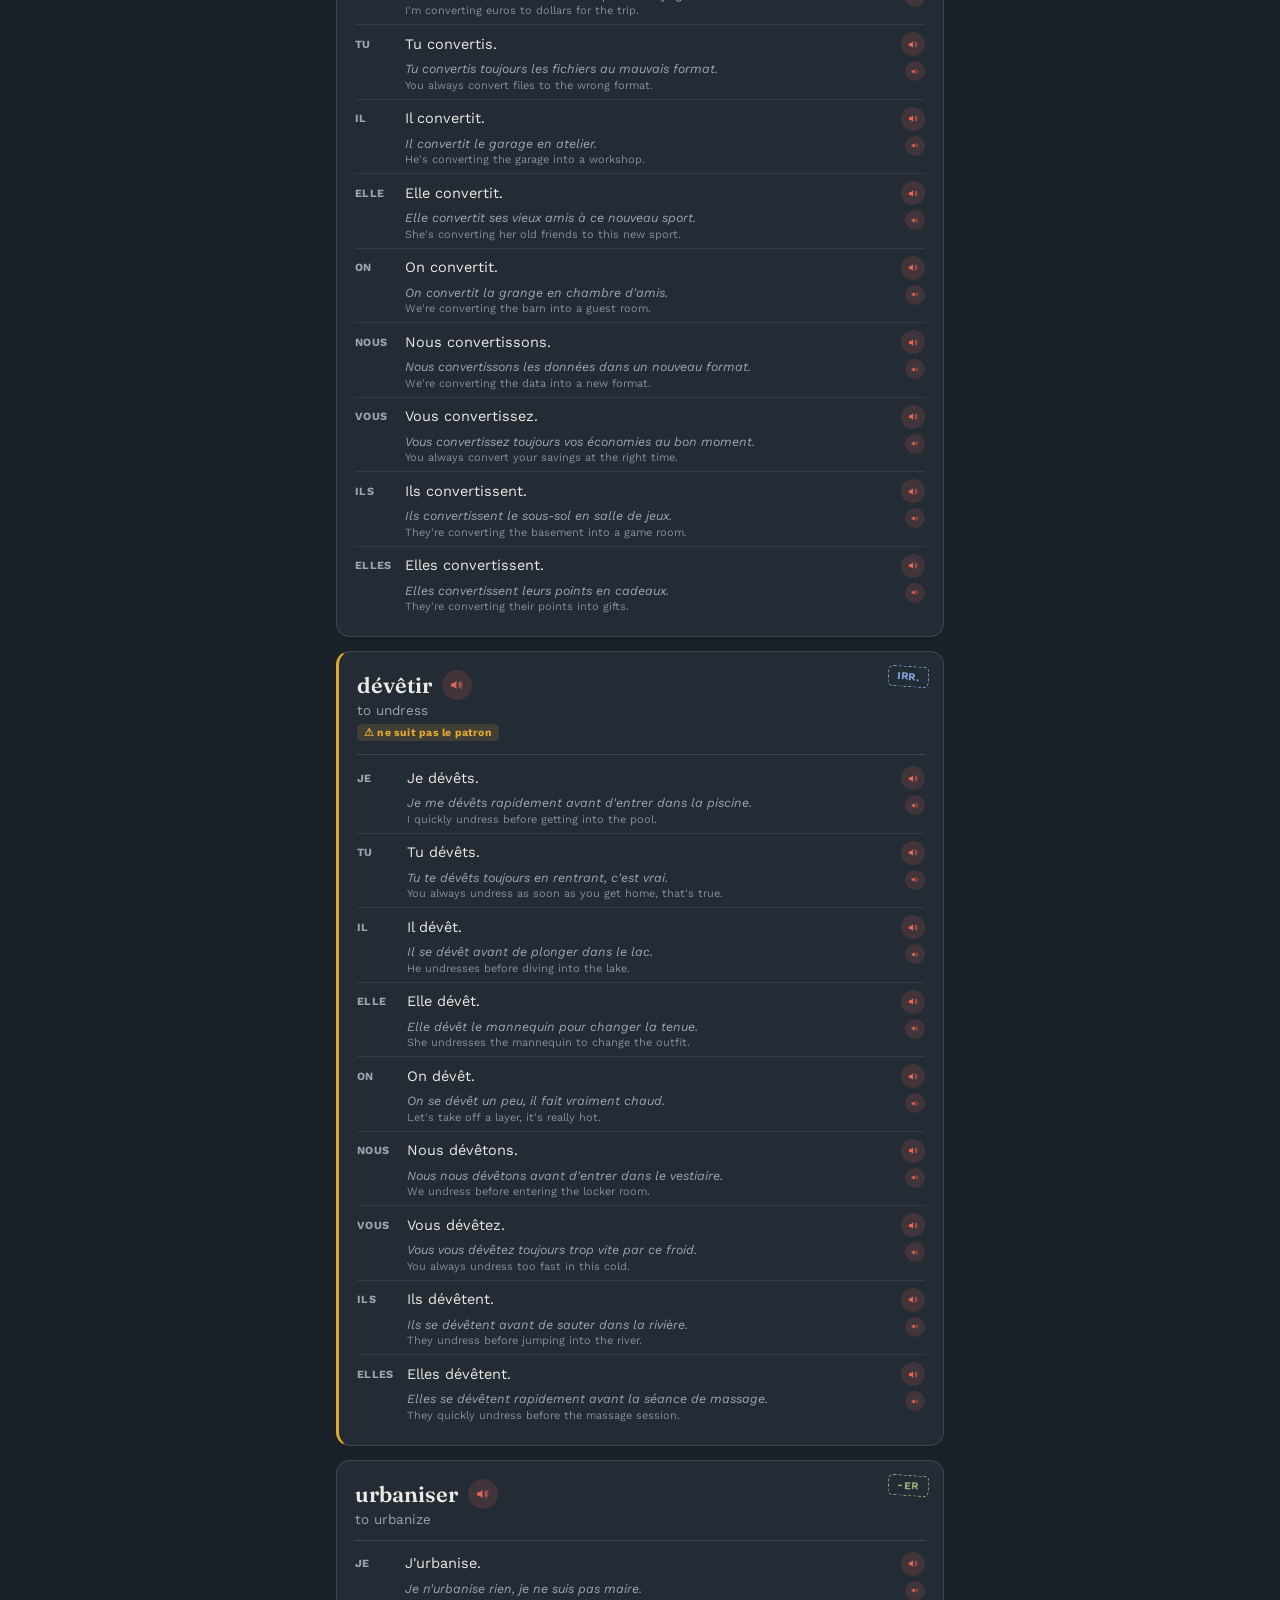
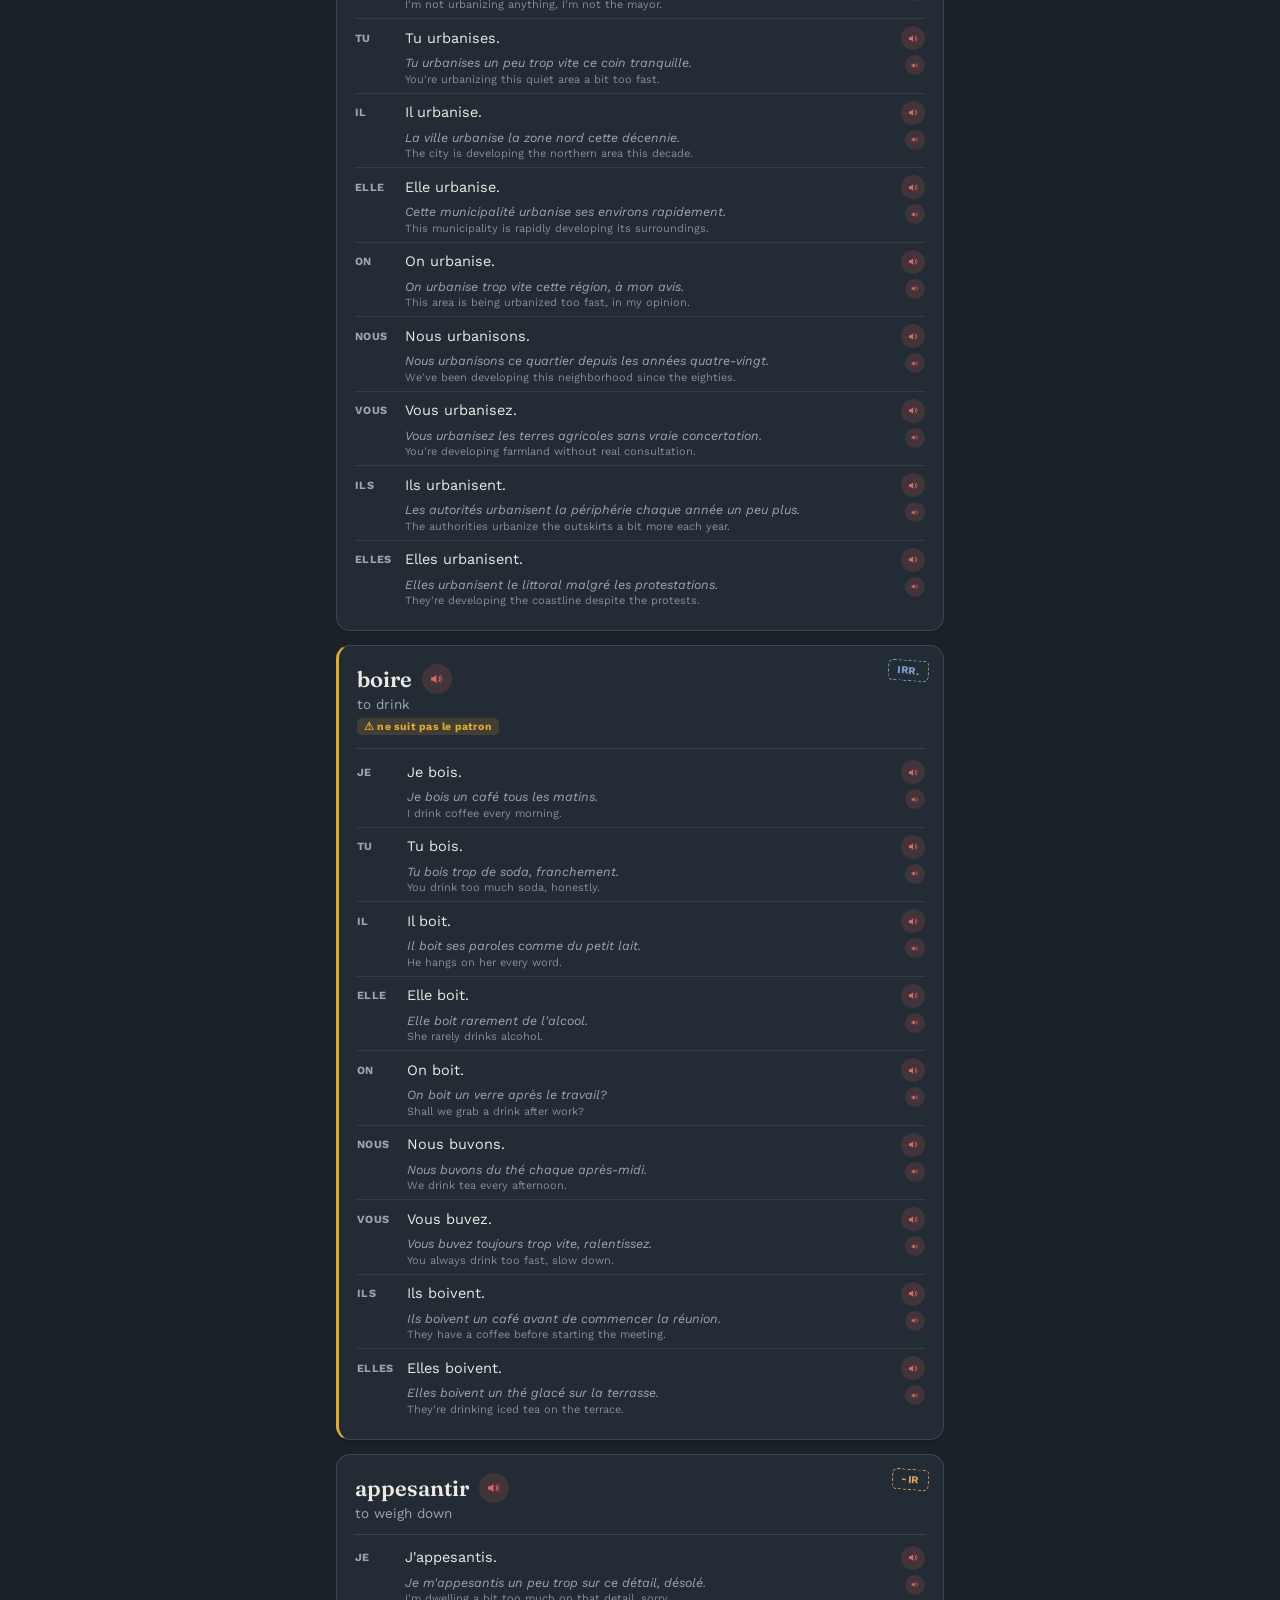
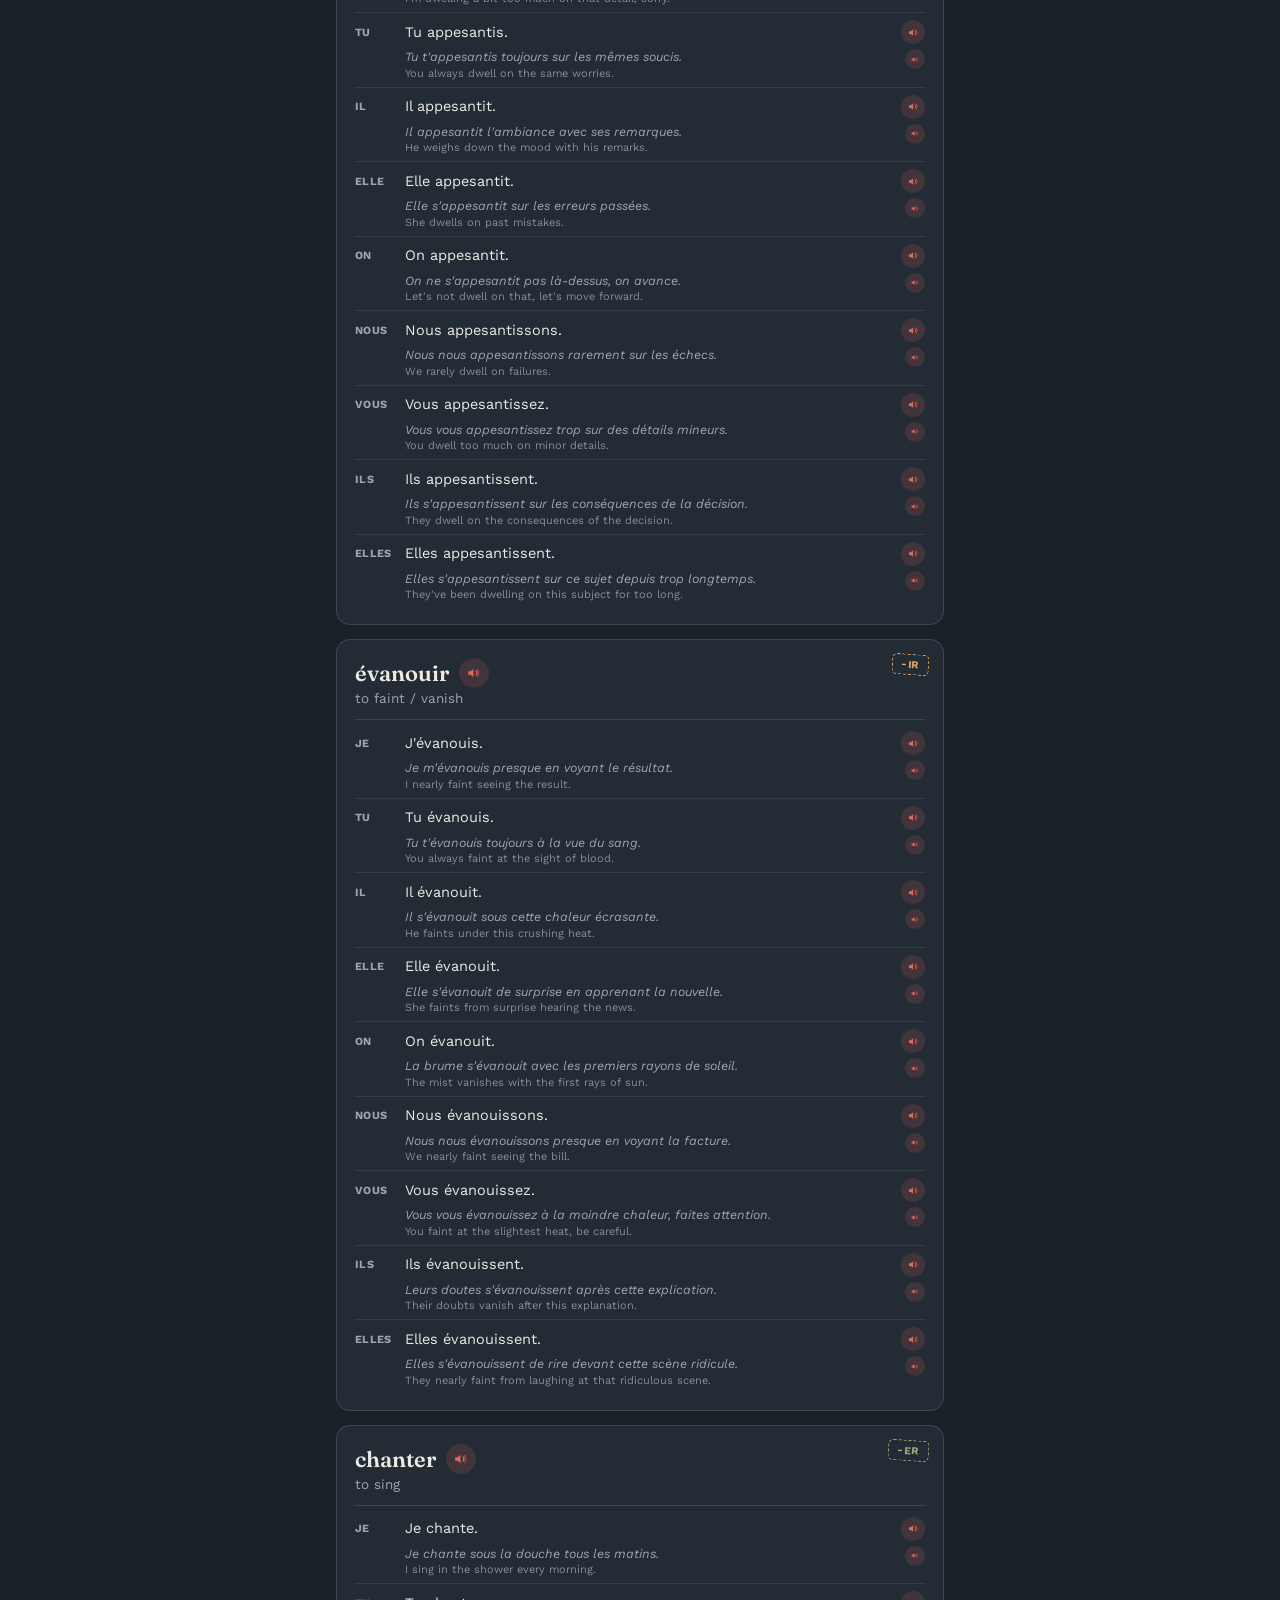
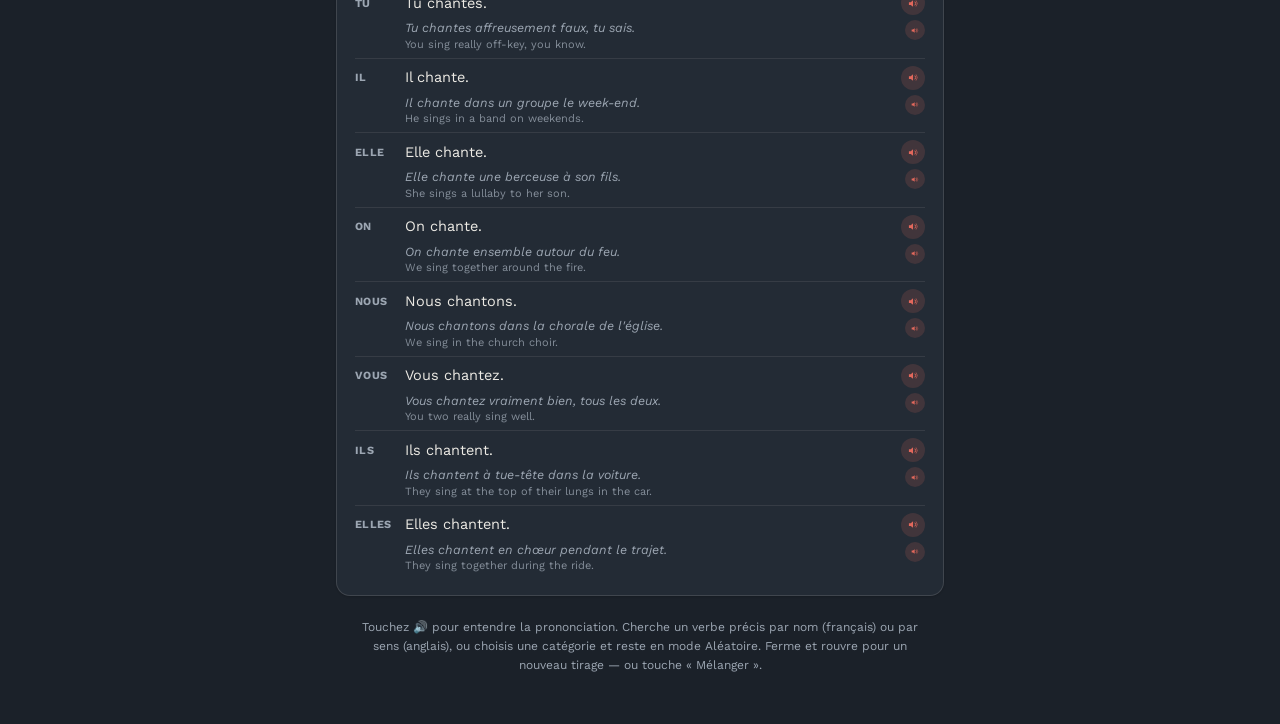
<file: verbes/index.html>
<!DOCTYPE html>
<html lang="fr">
<head>
<meta charset="UTF-8">
<script id="theme-init">(function(){try{if(localStorage.getItem("theme")==="light")document.documentElement.setAttribute("data-theme","light");}catch(e){}})();</script>
<meta name="viewport" content="width=device-width, initial-scale=1.0">
<title>Verbe du Jour — French Learning Hub</title>
<link rel="stylesheet" href="../css/styles.css">
<link rel="stylesheet" href="../css/nav.css">
<link rel="stylesheet" href="../css/translate.css">
</head>
<body>
<script>window.NAV_BASE = '../'; window.NAV_ACTIVE = 'verbes';</script>
<div id="site-nav"></div>
<div class="wrap">
  <header>
    <div class="title-row">
      <h1>Verbe du Jour</h1>
    </div>
    <div class="subtitle" id="subtitle">— chargement —</div>

    <div class="row">
      <input type="text" id="verbSearch" class="identify-input" placeholder="Rechercher un verbe… (ex. manger, to eat)" autocomplete="off">
    </div>
    <div class="row">
      <div class="seg" role="group" aria-label="Catégorie">
        <button class="cat-ALL active" data-cat="ALL">Aléatoire</button>
        <button class="cat-ER" data-cat="ER">-er</button>
        <button class="cat-IR" data-cat="IR">-ir</button>
        <button class="cat-RE" data-cat="RE">-re / irr.</button>
        <button class="cat-OIR" data-cat="OIR">-oir</button>
        <button class="cat-PRONOM" data-cat="PRONOM">pronom.</button>
      </div>
    </div>
    <div class="row" id="dailyControls">
      <div class="seg" role="group" aria-label="Mots par jour">
        <button id="btn10" data-count="10">10 mots</button>
        <button id="btn20" data-count="20">20 mots</button>
      </div>
      <button class="shuffle-btn" id="shuffleBtn" aria-label="Mélanger">
        <svg viewBox="0 0 24 24" fill="none" stroke="currentColor" stroke-width="2.2" stroke-linecap="round" stroke-linejoin="round"><polyline points="16 3 21 3 21 8"/><line x1="4" y1="20" x2="21" y2="3"/><polyline points="21 16 21 21 16 21"/><line x1="15" y1="15" x2="21" y2="21"/><line x1="4" y1="4" x2="9" y2="9"/></svg>
        Mélanger
      </button>
    </div>
    <div class="verb-search-hint" id="searchHint" hidden>Tape au moins 2 lettres pour chercher.</div>
    <div class="legend"><span class="dot"></span> bordure = ne suit pas le patron régulier de son groupe</div>
    <div class="voice-warning" id="voiceWarning">La lecture vocale n'est pas prise en charge par ce navigateur.</div>
  </header>
  <main>
    <div class="trap"><strong>Deux verbes à la suite</strong> — seul le premier est conjugué : je ne peux pas venir (pas « peux venir »).</div>
    <div class="self-check">
      <div class="q">« I want to sleep » / « You have to wait » / « She can come. »</div>
      <button class="reveal-btn">Voir la réponse</button>
      <div class="answer">Je veux dormir. · Tu dois attendre. · Elle peut venir.</div>
    </div>
    <div class="self-check">
      <div class="q">Conjugue « s'amuser » entièrement, et traduis « They call each other. »</div>
      <button class="reveal-btn">Voir la réponse</button>
      <div class="answer">je m'amuse · tu t'amuses · il/elle/on s'amuse · nous nous amusons · vous vous amusez · ils/elles s'amusent — « Ils s'appellent. »</div>
    </div>
    <div id="cards"></div>
  </main>
  <div class="foot-note">Touchez 🔊 pour entendre la prononciation. Cherche un verbe précis par nom (français) ou par sens (anglais), ou choisis une catégorie et reste en mode Aléatoire. Ferme et rouvre pour un nouveau tirage — ou touche « Mélanger ».</div>
</div>
<script src="../js/voice.js"></script>
<script src="../js/clearable-input.js"></script>
<script src="../js/nav.js"></script>
<script src="../js/translate.js"></script>
<script src="../js/interactive.js"></script>
<script src="js/data/verbs.js"></script>
<script src="js/data/sentences.js"></script>
<script src="js/data/pronominal.js"></script>
<script src="js/app.js"></script>
</body>
</html>
</file>
<file: css/styles.css>
@import url('https://fonts.googleapis.com/css2?family=Fraunces:opsz,wght@9..144,500;9..144,600;9..144,700&family=Work+Sans:wght@400;500;600;700&display=swap');

  :root{
    color-scheme: dark;
    --paper:#1B2129;
    --card:#232B35;
    --ink:#ECEAE4;
    --ink-soft:#9CA6B2;
    --accent:#E2685C;
    --accent-rgb:226,104,92;
    --accent-bg:rgba(var(--accent-rgb),0.16);
    --er:#93AC79;
    --ir:#E0A25C;
    --re:#7FA0D6;
    --oir:#B48BD0;
    --pronom:#E28FB3;
    --pronom-rgb:226,143,179;
    --irr:#5FB0BA;
    --ink-rgb:236,234,228;
    --line:rgba(var(--ink-rgb),0.14);
    --warn:#E0A934;
    --warn-rgb:224,169,52;
    --warn-bg:rgba(var(--warn-rgb),0.16);
    --shadow-rgb:0,0,0;
  }
  [data-theme="light"]{
    color-scheme: light;
    --paper:#F6F1E7;
    --card:#FFFDF9;
    --ink:#24303D;
    --ink-soft:#5B6472;
    --accent:#B23A32;
    --accent-rgb:178,58,50;
    --accent-bg:rgba(var(--accent-rgb),0.08);
    --er:#7A8F5C;
    --ir:#C98A3B;
    --re:#4A6FA5;
    --oir:#8B5FA8;
    --pronom:#C9638F;
    --pronom-rgb:201,99,143;
    --irr:#3C8C96;
    --ink-rgb:36,48,61;
    --line:rgba(var(--ink-rgb),0.14);
    --warn:#B2790A;
    --warn-rgb:178,121,10;
    --warn-bg:rgba(var(--warn-rgb),0.09);
  }
  *{box-sizing:border-box;-webkit-tap-highlight-color:transparent;}
  body{
    margin:0;
    background:var(--paper);
    color:var(--ink);
    font-family:'Work Sans',sans-serif;
    padding-bottom:48px;
  }
  .wrap{max-width:640px;margin:0 auto;padding:0 16px;}
  header{
    position:sticky;top:var(--nav-height, 53px);z-index:10;
    background:var(--paper);
    border-bottom:1px solid var(--line);
    padding-top:22px;padding-bottom:14px;
  }
  .title-row{display:flex;align-items:baseline;justify-content:space-between;}
  h1{
    font-family:'Fraunces',serif;
    font-weight:600;
    font-size:27px;
    margin:0;
    letter-spacing:-0.01em;
  }
  .subtitle{color:var(--ink-soft);font-size:13px;margin-top:5px;}
  .row{display:flex;align-items:center;gap:8px;margin-top:12px;flex-wrap:wrap;}
  .seg{display:flex;flex-wrap:wrap;background:rgba(var(--ink-rgb),0.06);border-radius:999px;padding:3px;}
  .seg button{
    padding:7px 14px;border-radius:999px;border:none;background:transparent;
    font-family:'Work Sans',sans-serif;font-weight:600;font-size:12.5px;color:var(--ink-soft);
    cursor:pointer;transition:background .15s,color .15s;white-space:nowrap;
  }
  .seg button.active{background:var(--ink);color:var(--paper);}
  .seg button.cat-ER.active{background:var(--er);}
  .seg button.cat-IR.active{background:var(--ir);}
  .seg button.cat-RE.active{background:var(--re);}
  .seg button.cat-OIR.active{background:var(--oir);}
  .seg button.cat-PRONOM.active{background:var(--pronom);}
  .seg button.cat-ETRE.active{background:var(--oir);}
  .seg button.cat-REFL.active{background:var(--pronom);}
  .seg button.cat-IRR.active{background:var(--irr);}
  .shuffle-btn{
    margin-left:auto;display:flex;align-items:center;gap:6px;
    padding:8px 16px;border-radius:999px;border:1.5px dashed var(--accent);
    background:transparent;color:var(--accent);font-weight:600;font-size:13px;
    font-family:'Work Sans',sans-serif;cursor:pointer;transition:transform .15s;
  }
  .shuffle-btn:active{transform:scale(0.94);}
  .shuffle-btn svg{width:14px;height:14px;}
  .legend{display:flex;align-items:center;gap:6px;font-size:11.5px;color:var(--warn);margin-top:10px;}
  .legend .dot{width:8px;height:8px;border-radius:50%;background:var(--warn);flex-shrink:0;}
  main{padding-top:18px;}
  .card{
    background:var(--card);
    border:1px solid var(--line);
    border-radius:14px;
    padding:18px 18px 16px;
    margin-bottom:14px;
    position:relative;
    box-shadow:0 1px 2px rgba(var(--shadow-rgb),0.16);
  }
  .card.irregular{border-left:3px solid var(--warn);}
  .stamp{
    position:absolute;top:14px;right:14px;
    font-weight:700;font-size:10.5px;letter-spacing:.08em;
    padding:3px 8px;border-radius:5px;border:1.5px dashed currentColor;
    transform:rotate(4deg);text-transform:uppercase;
  }
  .stamp.ER{color:var(--er);} .stamp.IR{color:var(--ir);} .stamp.RE{color:var(--re);}
  .stamp.OIR{color:var(--oir);} .stamp.PRONOM{color:var(--pronom);}
  .stamp.ETRE{color:var(--oir);} .stamp.REFL{color:var(--pronom);} .stamp.IRR{color:var(--irr);}
  .pronom-type{
    display:inline-flex;align-items:center;gap:4px;
    font-size:10.5px;font-weight:700;color:var(--pronom);background:rgba(var(--pronom-rgb),0.1);
    padding:2px 7px;border-radius:5px;margin-top:6px;letter-spacing:.02em;
    text-transform:uppercase;
  }
  .irr-tag{
    display:inline-flex;align-items:center;gap:4px;
    font-size:10.5px;font-weight:700;color:var(--warn);background:var(--warn-bg);
    padding:2px 7px;border-radius:5px;margin-top:6px;letter-spacing:.02em;
  }
  .word-line{display:flex;align-items:center;gap:10px;padding-right:64px;}
  .infinitive{font-family:'Fraunces',serif;font-weight:600;font-size:22px;}
  .meaning{color:var(--ink-soft);font-size:13.5px;margin-top:2px;padding-right:64px;}
  .divider{height:1px;background:var(--line);margin:13px 0 4px;}
  .conj-block{margin-top:2px;}
  .conj-group{padding:7px 0;border-bottom:1px solid rgba(var(--ink-rgb),0.09);}
  .conj-group:last-child{border-bottom:none;}
  .conj-row{display:flex;align-items:center;gap:8px;}
  .pron{
    width:42px;flex-shrink:0;font-weight:700;font-size:11px;
    color:var(--ink-soft);text-transform:uppercase;letter-spacing:.03em;
  }
  .conj-fr{flex:1;font-size:14.5px;}
  .conj-speak{
    flex-shrink:0;width:24px;height:24px;border-radius:50%;border:none;
    background:var(--accent-bg);color:var(--accent);cursor:pointer;
    display:inline-flex;align-items:center;justify-content:center;
    transition:transform .12s;
  }
  .conj-speak svg{width:11px;height:11px;}
  .ex-row{display:flex;align-items:flex-start;gap:8px;margin-top:4px;padding-left:50px;}
  .ex-row .txt{flex:1;}
  .ex-row .fr{font-size:12.5px;font-style:italic;color:var(--ink-soft);line-height:1.4;}
  .ex-row .en{font-size:11px;color:var(--ink-soft);opacity:.8;margin-top:1px;}
  .ex-speak{
    flex-shrink:0;width:20px;height:20px;border-radius:50%;border:none;
    background:var(--accent-bg);color:var(--accent);cursor:pointer;
    display:inline-flex;align-items:center;justify-content:center;
    transition:transform .12s;margin-top:1px;
  }
  .ex-speak svg{width:9px;height:9px;}
  .impersonal-note{font-size:11.5px;color:var(--ink-soft);font-style:italic;margin-top:4px;padding-left:2px;}
  .speak-btn{
    flex-shrink:0;width:30px;height:30px;border-radius:50%;border:none;
    background:var(--accent-bg);color:var(--accent);cursor:pointer;
    display:inline-flex;align-items:center;justify-content:center;
    transition:transform .12s;
  }
  .speak-btn:active,.conj-speak:active,.ex-speak:active{transform:scale(0.88);}
  .speak-btn svg{width:14px;height:14px;}
  .speak-btn.playing,.conj-speak.playing,.ex-speak.playing{background:var(--accent);color:var(--card);}
  .foot-note{
    text-align:center;color:var(--ink-soft);font-size:12px;
    margin-top:22px;padding:0 20px;line-height:1.6;
  }
  .voice-warning{
    display:none;background:rgba(var(--accent-rgb),0.08);color:var(--accent);
    font-size:12.5px;padding:9px 14px;border-radius:10px;margin-top:14px;
  }

  /* ---- shared across every tab: hero, landing grid, reference tables, drills ---- */
  .hero{padding-top:22px;padding-bottom:8px;}
  .hero h1{font-size:27px;}
  .hero .subtitle{margin-top:6px;}
  .intro{color:var(--ink-soft);font-size:13.5px;line-height:1.6;margin-top:10px;}

  .tab-grid{
    display:grid;grid-template-columns:1fr 1fr;gap:12px;margin-top:18px;
  }
  @media (max-width:520px){ .tab-grid{grid-template-columns:1fr;} }
  .tab-card{
    display:block;background:var(--card);border:1px solid var(--line);border-radius:14px;
    padding:16px;text-decoration:none;color:var(--ink);
    box-shadow:0 1px 2px rgba(var(--shadow-rgb),0.16);transition:transform .12s,box-shadow .12s;
  }
  .tab-card:active{transform:scale(0.98);}
  .tab-card h2{
    font-family:'Fraunces',serif;font-weight:600;font-size:18px;margin:0 0 4px;
  }
  .tab-card p{color:var(--ink-soft);font-size:13px;margin:0 0 8px;line-height:1.45;}
  .module-tag{
    display:inline-block;font-size:10.5px;font-weight:700;letter-spacing:.03em;
    color:var(--accent);background:var(--accent-bg);padding:3px 8px;border-radius:5px;
    text-transform:uppercase;
  }

  .rule-table{width:100%;border-collapse:collapse;margin:12px 0;font-size:13.5px;}
  .rule-table th,.rule-table td{
    text-align:left;padding:7px 10px;border-bottom:1px solid var(--line);
  }
  .rule-table th{
    font-family:'Work Sans',sans-serif;font-weight:700;font-size:11.5px;
    color:var(--ink-soft);text-transform:uppercase;letter-spacing:.03em;
  }
  .rule-table-wrap{overflow-x:auto;}

  .trap{
    display:flex;gap:8px;align-items:flex-start;
    background:var(--warn-bg);color:var(--ink);border-left:3px solid var(--warn);
    border-radius:8px;padding:10px 12px;margin:12px 0;font-size:13px;line-height:1.5;
  }
  .trap strong{color:var(--warn);}

  .self-check{
    background:var(--card);border:1px solid var(--line);border-radius:12px;
    padding:14px 16px;margin:14px 0;
  }
  .self-check .q{font-weight:600;font-size:14px;}
  .self-check .reveal-btn{
    margin-top:8px;padding:6px 14px;border-radius:999px;border:1.5px dashed var(--accent);
    background:transparent;color:var(--accent);font-weight:600;font-size:12.5px;
    font-family:'Work Sans',sans-serif;cursor:pointer;
  }
  .self-check .answer{
    display:none;margin-top:10px;padding-top:10px;border-top:1px dashed var(--line);
    color:var(--ink-soft);font-size:13.5px;line-height:1.5;
  }
  .self-check.revealed .answer{display:block;}
  .self-check.revealed .reveal-btn{display:none;}

  .drill{
    background:var(--card);border:1px solid var(--line);border-radius:12px;
    padding:14px 16px;margin:12px 0;
  }
  .drill .prompt{font-weight:600;font-size:14.5px;margin-bottom:10px;}
  .drill-options{display:flex;flex-wrap:wrap;gap:8px;}
  .drill-option{
    padding:7px 14px;border-radius:999px;border:1.5px solid var(--line);
    background:transparent;color:var(--ink);font-weight:600;font-size:12.5px;
    font-family:'Work Sans',sans-serif;cursor:pointer;transition:background .12s,border-color .12s;
  }
  .drill-option:hover{background:rgba(var(--ink-rgb),0.05);}
  .drill-option.correct{border-color:var(--er);background:var(--er);color:var(--card);}
  .drill-option.incorrect{border-color:var(--accent);background:var(--accent);color:var(--card);}
  .drill-feedback{margin-top:10px;font-size:13px;color:var(--ink-soft);min-height:18px;}

  .stub-card{
    background:var(--card);border:1px dashed var(--line);border-radius:14px;
    padding:24px 20px;margin-top:18px;text-align:center;color:var(--ink-soft);
  }
  .stub-card p{margin:6px 0;font-size:13.5px;line-height:1.6;}
  .stub-card a{color:var(--accent);font-weight:600;}

  section{margin-top:26px;}
  section h2{
    font-family:'Fraunces',serif;font-weight:600;font-size:19px;margin:0 0 8px;
  }
  section p{color:var(--ink-soft);font-size:13.5px;line-height:1.6;margin:6px 0;}
  section h3{
    font-family:'Work Sans',sans-serif;font-weight:700;font-size:12px;
    color:var(--ink-soft);text-transform:uppercase;letter-spacing:.03em;
    margin:14px 0 6px;
  }

  .word-list{display:flex;flex-wrap:wrap;gap:8px;margin:10px 0;}
  .word-chip{
    display:inline-flex;align-items:center;gap:6px;
    background:var(--card);border:1px solid var(--line);border-radius:999px;
    padding:5px 6px 5px 13px;font-size:13px;
  }
  .note{color:var(--ink-soft);font-size:11px;font-weight:400;margin-left:2px;}
  .speak-btn.small,.word-chip button{width:22px;height:22px;}
  .speak-btn.small svg,.word-chip button svg{width:11px;height:11px;}

  .alphabet-grid{
    display:grid;grid-template-columns:repeat(auto-fill,minmax(68px,1fr));
    gap:8px;margin:12px 0;
  }
  .letter-chip{
    display:flex;flex-direction:column;align-items:center;gap:4px;
    background:var(--card);border:1px solid var(--line);border-radius:10px;
    padding:10px 4px 8px;
  }
  .letter-chip .letter{font-family:'Fraunces',serif;font-weight:600;font-size:19px;}
  .letter-chip .phon{font-size:10px;color:var(--ink-soft);}

  .number-grid{
    display:grid;grid-template-columns:repeat(auto-fill,minmax(96px,1fr));
    gap:8px;margin:12px 0;
  }
  .number-chip{
    display:flex;flex-direction:column;align-items:center;gap:3px;
    background:var(--card);border:1px solid var(--line);border-radius:10px;
    padding:9px 6px 7px;text-align:center;
  }
  .number-chip .digit{font-family:'Fraunces',serif;font-weight:600;font-size:16px;}
  .number-chip .words{font-size:10.5px;color:var(--ink-soft);line-height:1.25;min-height:2.4em;}
  .number-chip .en-gloss{font-size:9.5px;color:var(--ink-soft);opacity:.7;font-style:italic;}
  .number-chip.irregular-zone{border-color:var(--warn);background:var(--warn-bg);}

  /* ---- lecture / reading-practice passage cards ---- */
  .passage-title{display:flex;align-items:center;gap:10px;}
  .passage-title h2{
    font-family:'Fraunces',serif;font-weight:600;font-size:19px;margin:0;
  }
  .passage-pending{
    color:var(--ink-soft);font-style:italic;font-size:13px;
    background:rgba(var(--ink-rgb),0.04);border:1px dashed var(--line);border-radius:8px;
    padding:10px 12px;margin-top:10px;
  }
  .passage-text{font-size:14px;line-height:1.7;margin-top:10px;}
  .section-label{
    font-size:11px;font-weight:700;color:var(--ink-soft);text-transform:uppercase;
    letter-spacing:.03em;margin:16px 0 8px;
  }
  .vocab-row{display:flex;gap:8px;margin-bottom:6px;}
  .vocab-row input{
    flex:1;min-width:0;padding:7px 10px;border:1px solid var(--line);border-radius:8px;
    font-family:'Work Sans',sans-serif;font-size:13px;background:var(--paper);color:var(--ink);
  }
  .vocab-row input:focus,.sentence-textarea:focus{outline:2px solid var(--accent-bg);border-color:var(--accent);}
  .sentence-textarea{
    width:100%;min-height:64px;padding:9px 10px;border:1px solid var(--line);border-radius:8px;
    font-family:'Work Sans',sans-serif;font-size:13px;background:var(--paper);color:var(--ink);
    resize:vertical;
  }
  .speak-btn:disabled,.speak-btn:disabled:active{opacity:.35;cursor:not-allowed;transform:none;}
  .save-note{font-size:11px;color:var(--ink-soft);margin-top:6px;opacity:0;transition:opacity .3s;}
  .save-note.visible{opacity:1;}

  /* ---- temps-verbaux: "identifier un mot" lookup tool ---- */
  .identify-row{display:flex;gap:8px;margin-top:12px;flex-wrap:wrap;}
  .identify-input{
    flex:1;min-width:180px;padding:10px 12px;border:1px solid var(--line);border-radius:10px;
    font-family:'Work Sans',sans-serif;font-size:14px;background:var(--card);color:var(--ink);
  }
  .identify-input:focus{outline:2px solid var(--accent-bg);border-color:var(--accent);}
  .identify-btn{
    padding:10px 18px;border-radius:10px;border:none;background:var(--accent);color:var(--card);
    font-weight:700;font-size:13px;font-family:'Work Sans',sans-serif;cursor:pointer;transition:transform .12s;
  }
  .identify-btn:active{transform:scale(0.96);}
  .identify-hint{color:var(--ink-soft);font-size:12px;margin-top:8px;line-height:1.5;}
  .identify-result{margin-top:14px;}
  .identify-empty{color:var(--ink-soft);font-size:13px;font-style:italic;}
  .identify-card{background:var(--card);border:1px solid var(--accent);border-radius:14px;padding:16px;margin-bottom:12px;}
  .identify-head{display:flex;align-items:center;justify-content:space-between;gap:10px;flex-wrap:wrap;}
  .identify-phrase{font-family:'Fraunces',serif;font-weight:600;font-size:19px;}
  .identify-meta{display:flex;flex-wrap:wrap;gap:6px;margin-top:8px;}
  .identify-tag{
    font-size:10.5px;font-weight:700;letter-spacing:.02em;text-transform:uppercase;
    padding:3px 8px;border-radius:5px;background:var(--accent-bg);color:var(--accent);
  }
  .identify-meaning{color:var(--ink-soft);font-size:13.5px;margin-top:8px;}
  .identify-note{color:var(--ink-soft);font-size:12px;margin-top:6px;font-style:italic;}
  .identify-suggestions{display:flex;flex-wrap:wrap;gap:6px;margin-top:10px;}
  .identify-chip{
    padding:6px 12px;border-radius:999px;border:1px solid var(--line);background:transparent;
    color:var(--ink);font-size:12.5px;font-family:'Work Sans',sans-serif;cursor:pointer;
  }
  .identify-chip:hover{background:rgba(var(--ink-rgb),0.06);}
  .identify-card .conj-block{margin-top:12px;}

  /* ---- conjugueur: full-tense conjugation lookup ---- */
  .mood-heading{
    font-family:'Fraunces',serif;font-weight:600;font-size:15px;letter-spacing:.04em;text-transform:uppercase;
    color:var(--accent);margin:26px 0 10px;padding-bottom:6px;border-bottom:1px solid var(--line);
  }
  .mood-heading:first-of-type{margin-top:18px;}
  .tense-grid{display:grid;grid-template-columns:repeat(auto-fill,minmax(240px,1fr));gap:12px;}
  .tense-card{background:var(--card);border:1px solid var(--line);border-radius:12px;padding:12px 14px;}
  .tense-card h3{font-family:'Work Sans',sans-serif;font-weight:700;font-size:12.5px;color:var(--ink-soft);margin:0 0 8px;text-transform:uppercase;letter-spacing:.02em;}
  .tense-card .conj-block{display:block;}
  .tense-card .conj-group{padding:3px 0;border-bottom:none;}
  .tense-card .conj-row{gap:6px;}
  .tense-card .conj-fr{font-size:13px;}
  .tense-card .pron{display:none;}
  .imperative-row .conj-fr{font-style:italic;}
  .single-form-card{background:var(--card);border:1px solid var(--line);border-radius:12px;padding:12px 14px;margin-bottom:12px;}
  .single-form-card h3{font-family:'Work Sans',sans-serif;font-weight:700;font-size:12.5px;color:var(--ink-soft);margin:0 0 8px;text-transform:uppercase;letter-spacing:.02em;}
  .gendered-row{display:flex;align-items:center;gap:8px;padding:4px 0;font-size:13px;}
  .gendered-row .g-label{width:64px;flex-shrink:0;color:var(--ink-soft);font-size:11.5px;}
  .conjugueur-empty{color:var(--ink-soft);font-size:13px;font-style:italic;margin-top:10px;}
  .conjugueur-error{
    background:var(--accent-bg);color:var(--accent);border-radius:10px;padding:12px 14px;font-size:13px;margin-top:10px;
  }
  .verb-header{display:flex;align-items:center;gap:10px;flex-wrap:wrap;margin-top:16px;}
  .verb-header .infinitive{font-size:22px;}
  .guessed-note{
    font-size:11.5px;color:var(--ink-soft);background:rgba(var(--ink-rgb),0.05);border-radius:8px;
    padding:6px 10px;margin-top:6px;display:inline-block;
  }

  /* ---- verb list search box (verbes tab) ---- */
  .verb-search-hint{color:var(--ink-soft);font-size:12px;margin-top:6px;}

  /* ---- generic clear ("×") button, added to every text input/textarea by js/clearable-input.js ---- */
  .clearable-wrap{position:relative;display:block;flex:1;min-width:0;}
  .clearable-wrap input,.clearable-wrap textarea{width:100%;box-sizing:border-box;padding-right:30px;}
  .clearable-btn{
    position:absolute;right:6px;top:50%;transform:translateY(-50%);
    width:22px;height:22px;border-radius:50%;border:none;background:rgba(var(--ink-rgb),0.08);
    color:var(--ink-soft);font-size:15px;line-height:1;cursor:pointer;padding:0;
    display:flex;align-items:center;justify-content:center;
  }
  .clearable-wrap.is-textarea .clearable-btn{top:10px;transform:none;}
  .clearable-btn:hover{background:rgba(var(--ink-rgb),0.16);color:var(--ink);}
  .clearable-btn[hidden]{display:none;}

  /* ---- Pratique Verbes ---- */
  .practice-verb{font-family:'Fraunces',serif;font-size:20px;font-weight:700;}
  .practice-stamp{position:static;display:inline-block;vertical-align:middle;margin:0 4px;}
  .practice-score{font-weight:600;font-size:13px;color:var(--ink-soft);margin-left:6px;}
  .drill .practice-reveal{background:none;border:none;padding:0;margin:10px 0 0;}
  .drill .practice-reveal .answer{margin-top:8px;}
  .drill.done .drill-option{cursor:default;}
  .drill.done .practice-reveal .reveal-btn{display:none;}
</file>
<file: css/nav.css>
#site-nav {
  position: sticky;
  top: 0;
  z-index: 20;
  background: var(--paper);
  border-bottom: 1px solid var(--line);
}
.nav-wrap {
  max-width: 640px;
  margin: 0 auto;
  padding: 12px 16px;
  display: flex;
  align-items: center;
  gap: 10px;
  flex-wrap: wrap;
}
.nav-brand {
  font-family: 'Fraunces', serif;
  font-weight: 600;
  font-size: 15px;
  color: var(--ink);
  text-decoration: none;
  flex-shrink: 0;
}
.nav-speed {
  display: flex;
  background: rgba(var(--ink-rgb),0.06);
  border-radius: 999px;
  padding: 3px;
  flex-shrink: 0;
}
.nav-speed-btn {
  padding: 5px 8px;
  border-radius: 999px;
  border: none;
  background: transparent;
  font-family: 'Work Sans', sans-serif;
  font-weight: 600;
  font-size: 11px;
  color: var(--ink-soft);
  cursor: pointer;
  white-space: nowrap;
  transition: background .15s, color .15s;
}
.nav-speed-btn.active { background: var(--ink); color: var(--paper); }

.nav-toggle {
  display: none;
  margin-left: auto;
  background: none;
  border: none;
  color: var(--ink);
  cursor: pointer;
  padding: 4px;
}
.nav-toggle svg { width: 22px; height: 22px; }
.nav-links {
  display: flex;
  flex-wrap: wrap;
  gap: 4px;
  margin-left: auto;
}
.nav-link {
  padding: 6px 11px;
  border-radius: 999px;
  font-family: 'Work Sans', sans-serif;
  font-size: 12.5px;
  font-weight: 600;
  color: var(--ink-soft);
  text-decoration: none;
  white-space: nowrap;
  transition: background .15s, color .15s;
}
.nav-link:hover { background: rgba(var(--ink-rgb),0.06); }

.theme-toggle {
  flex-shrink: 0;
  width: 30px;
  height: 30px;
  border-radius: 50%;
  border: none;
  background: rgba(var(--ink-rgb),0.06);
  color: var(--ink);
  cursor: pointer;
  display: inline-flex;
  align-items: center;
  justify-content: center;
  transition: background .15s, transform .12s;
}
.theme-toggle:hover { background: rgba(var(--ink-rgb),0.12); }
.theme-toggle:active { transform: scale(0.9); }
.theme-toggle svg { width: 16px; height: 16px; }
.nav-link.active { background: var(--ink); color: var(--paper); }

@media (max-width: 640px) {
  .nav-toggle {
    display: inline-flex;
    align-items: center;
    justify-content: center;
  }
  .nav-links {
    display: none;
    flex-direction: column;
    align-items: flex-start;
    width: 100%;
    margin-left: 0;
    margin-top: 10px;
  }
  .nav-links.open { display: flex; }
  .nav-link { width: 100%; padding: 9px 11px; }
}
</file>
<file: css/translate.css>
#translate-widget { position: relative; z-index: 40; }

.translate-bubble {
  position: fixed;
  right: 16px;
  bottom: 20px;
  width: 54px;
  height: 54px;
  border-radius: 50%;
  border: none;
  background: var(--accent);
  color: var(--card);
  box-shadow: 0 4px 14px rgba(var(--accent-rgb),0.35);
  cursor: pointer;
  display: inline-flex;
  align-items: center;
  justify-content: center;
  transition: transform .15s;
}
.translate-bubble svg { width: 24px; height: 24px; }
.translate-bubble:active { transform: scale(0.92); }

.translate-panel {
  position: fixed;
  right: 16px;
  bottom: 84px;
  width: min(320px, calc(100vw - 32px));
  max-height: min(420px, calc(100vh - 120px));
  overflow-y: auto;
  background: var(--card);
  border: 1px solid var(--line);
  border-radius: 14px;
  box-shadow: 0 8px 28px rgba(var(--shadow-rgb),0.3);
  padding: 14px;
  display: none;
  flex-direction: column;
  gap: 10px;
}
.translate-panel.open { display: flex; }

.translate-panel-head {
  display: flex;
  align-items: center;
  gap: 8px;
}
.translate-direction {
  display: flex;
  background: rgba(var(--ink-rgb),0.06);
  border-radius: 999px;
  padding: 3px;
  flex: 1;
}
.translate-dir-btn {
  flex: 1;
  padding: 6px 8px;
  border-radius: 999px;
  border: none;
  background: transparent;
  font-family: 'Work Sans', sans-serif;
  font-weight: 600;
  font-size: 11.5px;
  color: var(--ink-soft);
  cursor: pointer;
  transition: background .15s, color .15s;
}
.translate-dir-btn.active { background: var(--ink); color: var(--paper); }
.translate-close {
  flex-shrink: 0;
  width: 26px;
  height: 26px;
  border-radius: 50%;
  border: none;
  background: rgba(var(--ink-rgb),0.06);
  color: var(--ink-soft);
  font-size: 16px;
  line-height: 1;
  cursor: pointer;
  display: inline-flex;
  align-items: center;
  justify-content: center;
}

.translate-input-row {
  display: flex;
  align-items: center;
  gap: 8px;
}
.translate-input {
  flex: 1;
  min-width: 0;
  padding: 9px 11px;
  border: 1px solid var(--line);
  border-radius: 8px;
  font-family: 'Work Sans', sans-serif;
  font-size: 13.5px;
  background: var(--paper);
  color: var(--ink);
}
.translate-input:focus { outline: 2px solid var(--accent-bg); border-color: var(--accent); }
.translate-input-row .speak-btn.small { flex-shrink: 0; }

.translate-local-match {
  display: none;
  font-size: 12.5px;
  color: var(--ink);
  background: var(--accent-bg);
  border-radius: 8px;
  padding: 8px 10px;
  line-height: 1.5;
}
.translate-local-match .found-tag {
  display: inline-block;
  font-size: 10px;
  font-weight: 700;
  text-transform: uppercase;
  letter-spacing: .02em;
  color: var(--accent);
  margin-right: 4px;
}
.translate-local-match .speak-btn.small { vertical-align: middle; margin-left: 2px; }

.translate-go-btn {
  padding: 9px 12px;
  border-radius: 999px;
  border: 1.5px dashed var(--accent);
  background: transparent;
  color: var(--accent);
  font-family: 'Work Sans', sans-serif;
  font-weight: 600;
  font-size: 12.5px;
  cursor: pointer;
  transition: transform .12s;
}
.translate-go-btn:active { transform: scale(0.97); }
.translate-go-btn:disabled { opacity: .6; cursor: not-allowed; transform: none; }

.translate-result-row {
  display: flex;
  align-items: flex-start;
  gap: 8px;
}
.translate-result {
  flex: 1;
  min-width: 0;
  padding: 9px 11px;
  border: 1px solid var(--line);
  border-radius: 8px;
  font-family: 'Work Sans', sans-serif;
  font-size: 13.5px;
  background: rgba(var(--ink-rgb),0.03);
  color: var(--ink);
  resize: vertical;
  min-height: 2.6em;
}
.translate-result:focus { outline: none; }
.translate-result-row .speak-btn.small { flex-shrink: 0; margin-top: 4px; }

.translate-source-note {
  font-size: 10.5px;
  color: var(--ink-soft);
  font-style: italic;
  margin-top: -4px;
}

.translate-error {
  font-size: 12px;
  color: var(--accent);
  background: var(--accent-bg);
  border-radius: 8px;
  padding: 8px 10px;
  line-height: 1.5;
}
.translate-error a { color: var(--accent); font-weight: 600; }

@media (max-width: 400px) {
  .translate-bubble { right: 12px; bottom: 16px; }
  .translate-panel { right: 12px; bottom: 78px; }
}
</file>
